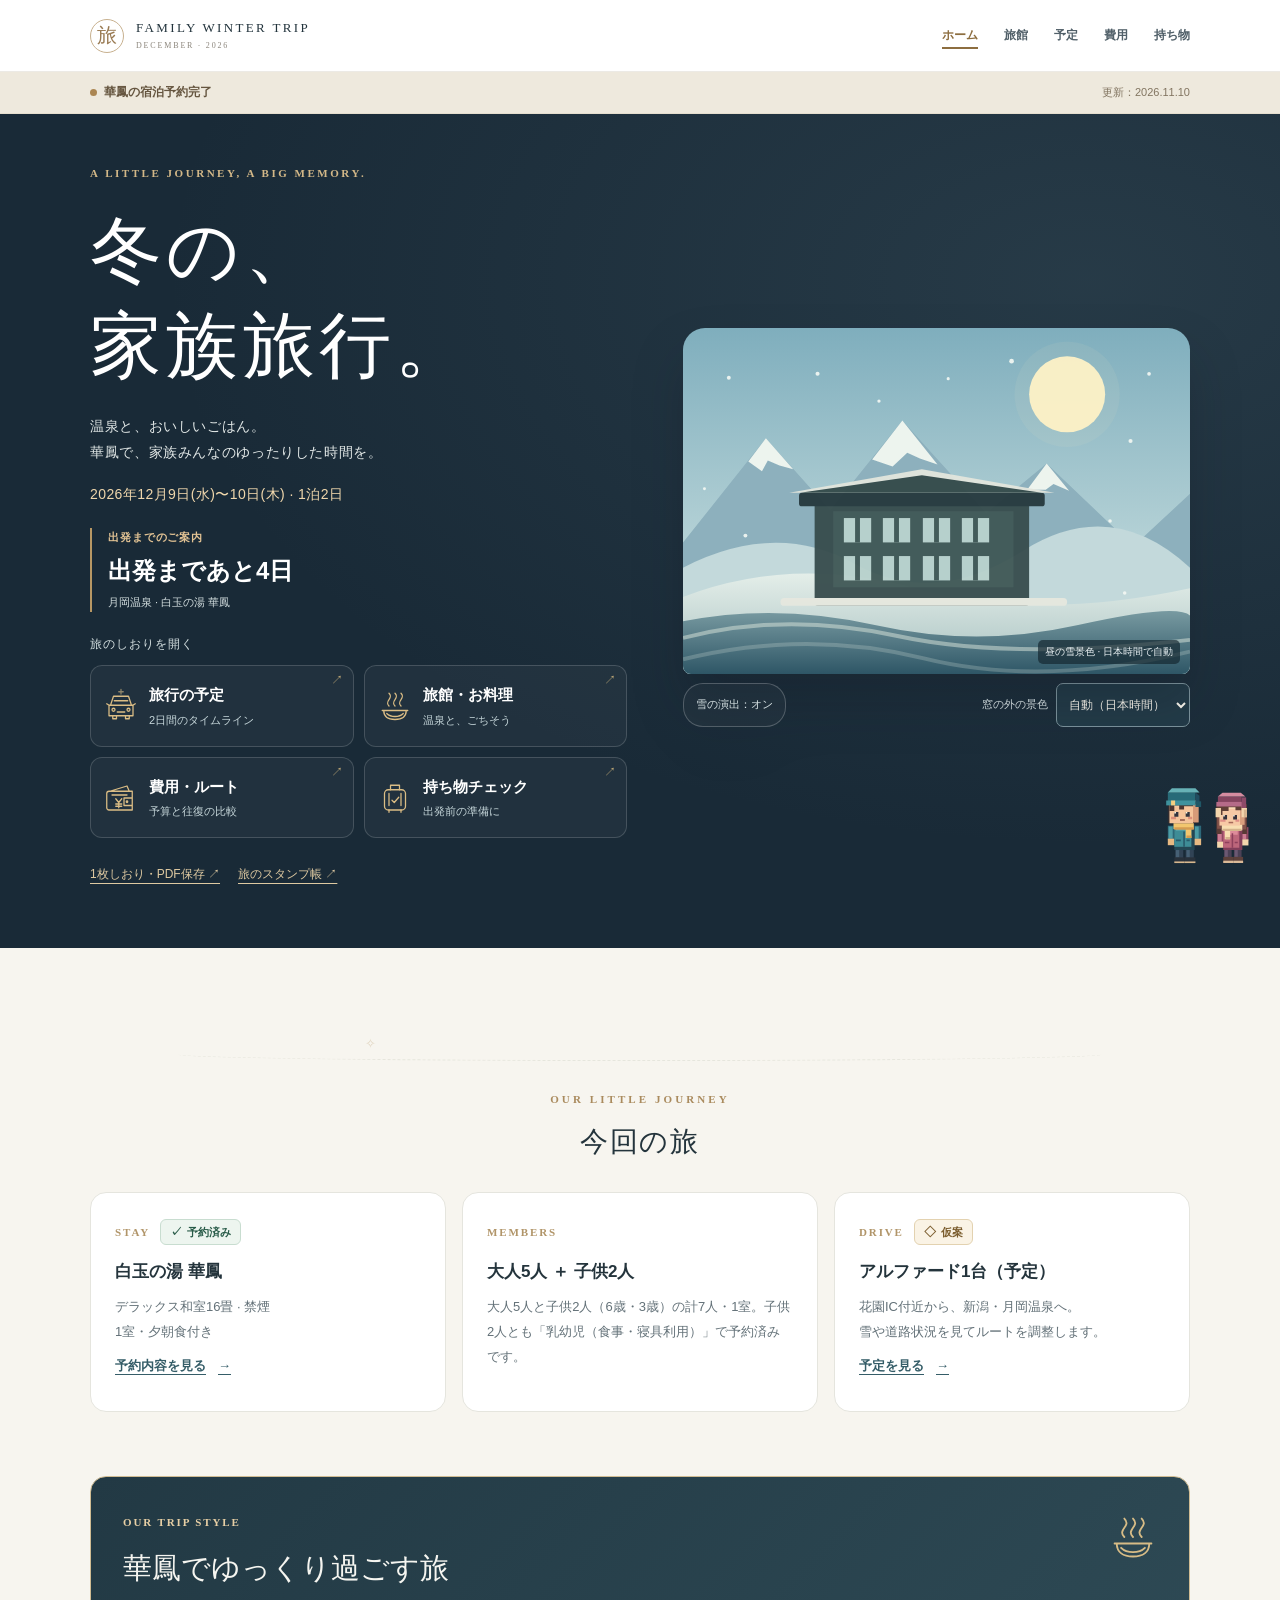
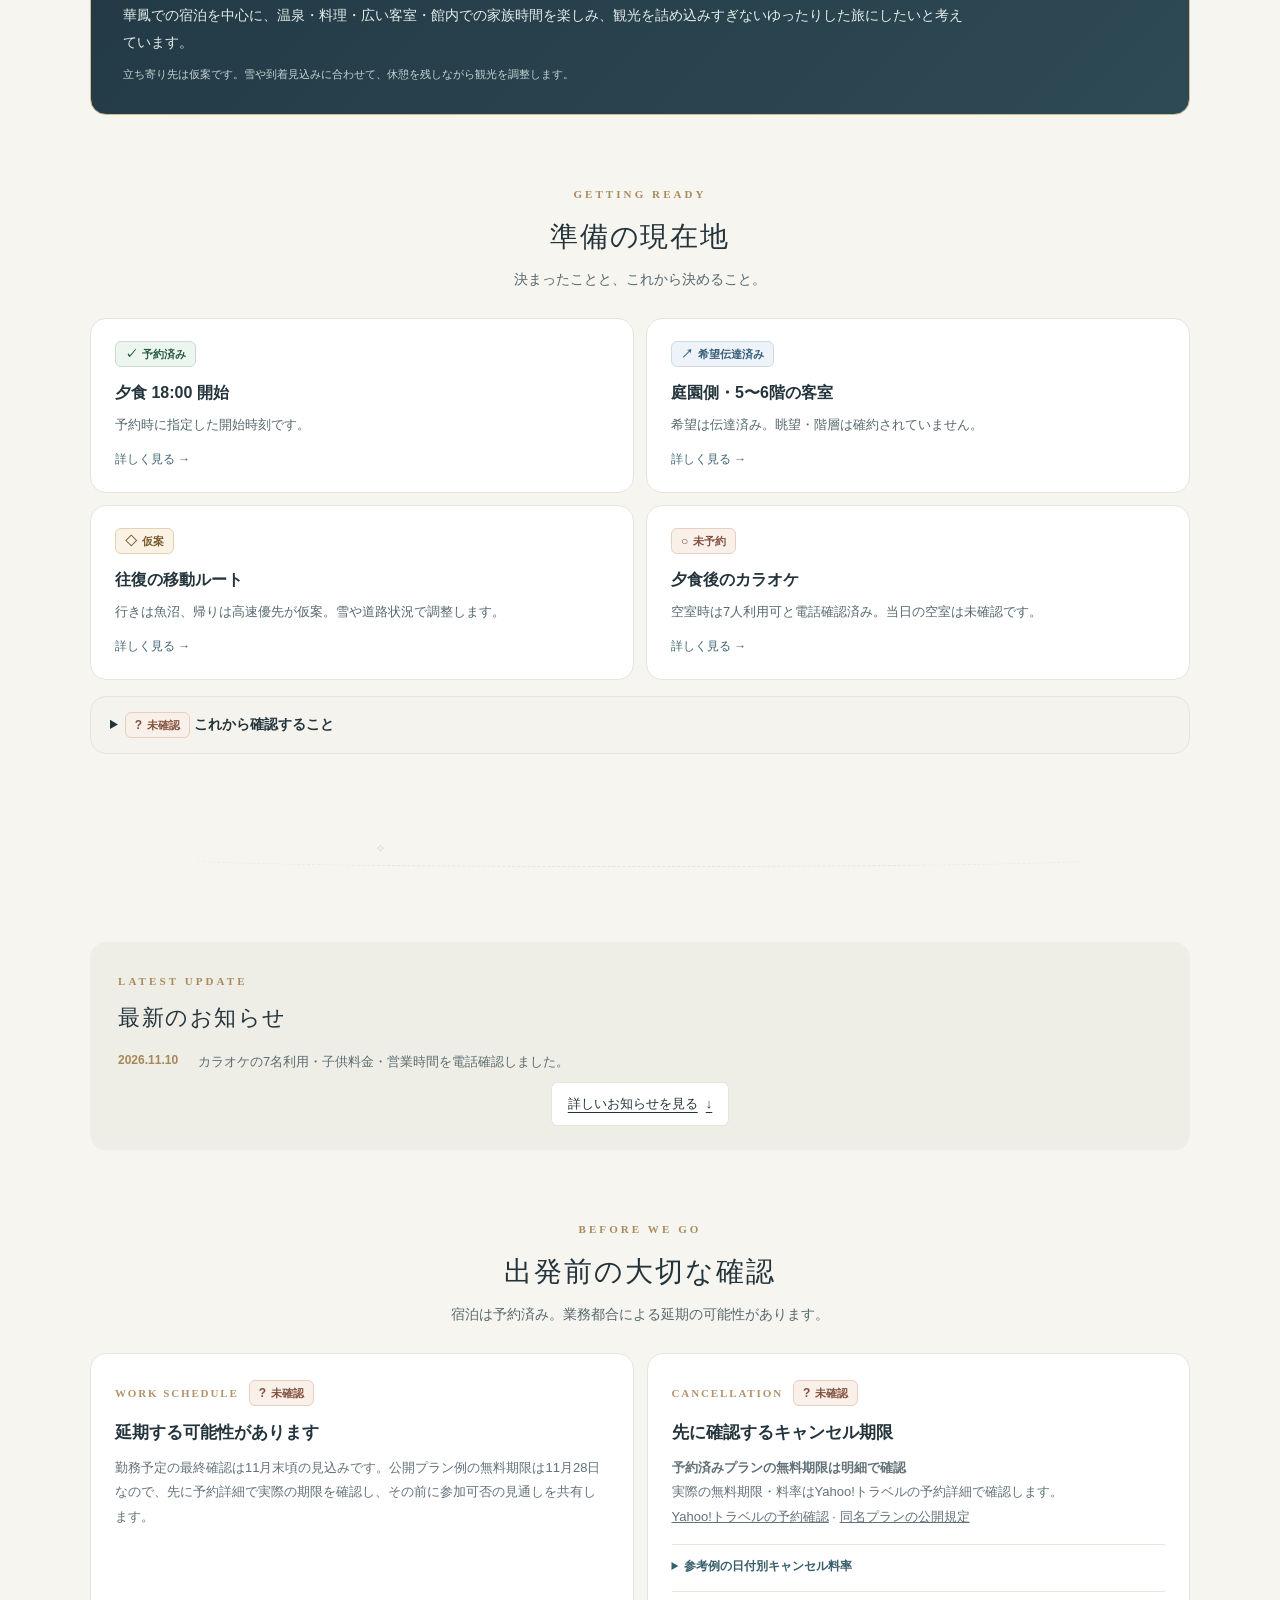
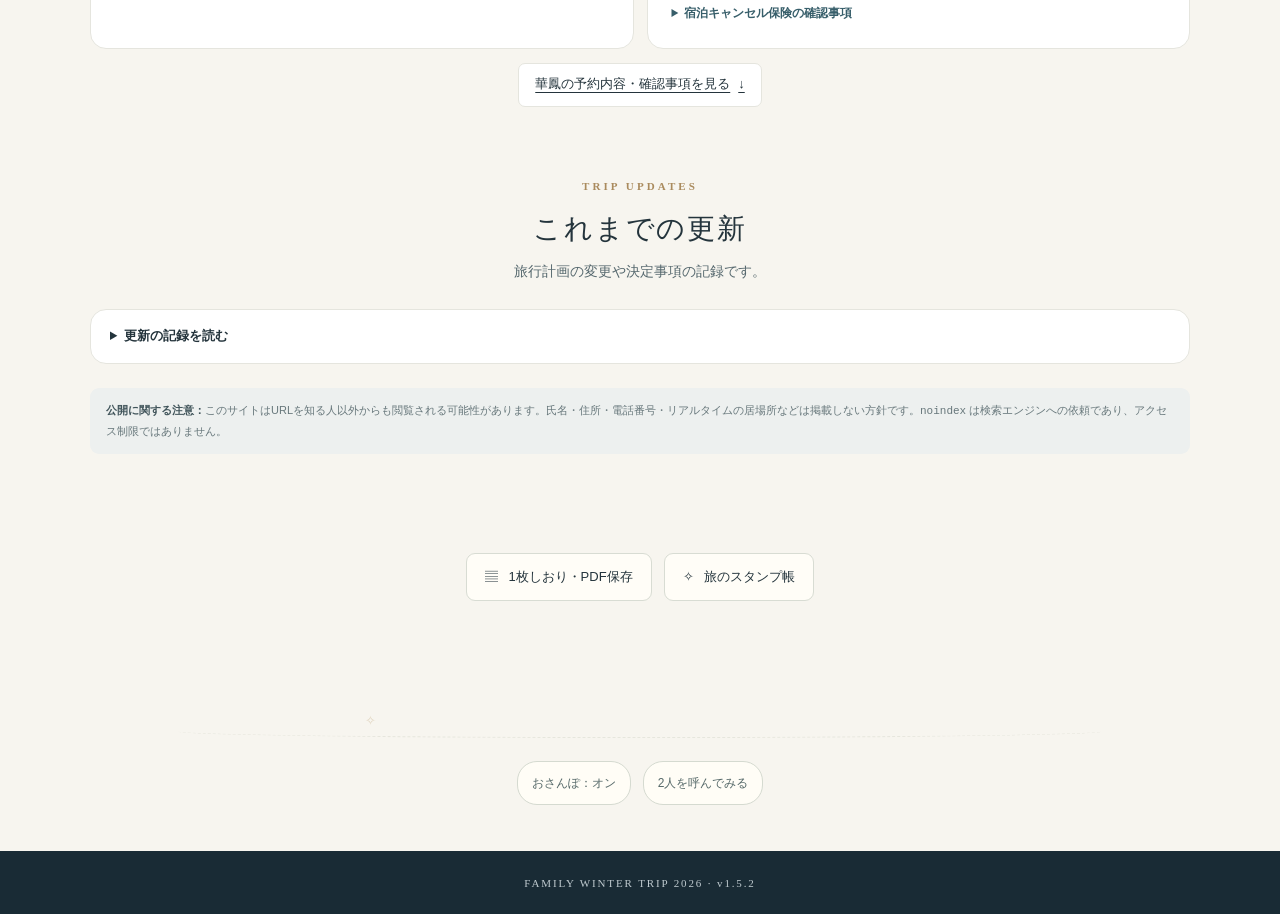
<file: index.html>
<!doctype html>
<html lang="ja">
<head>
  <meta charset="UTF-8">
  <meta name="viewport" content="width=device-width, initial-scale=1">
  <!-- 検索結果に載せないよう検索エンジンに依頼します。アクセス制限ではありません。 -->
  <meta name="robots" content="noindex, nofollow">
  <meta name="description" content="2026年12月9日〜10日の家族冬旅行。宿泊予約、最新のお知らせ、日程と各ページへの案内。">
  <meta name="theme-color" content="#192a37">
  <title>家族冬旅行 2026｜旅のしおり</title>
  <!-- CSSは見た目を担当 -->
  <link rel="stylesheet" href="styles.css?v=1.5.2">
  <link rel="stylesheet" href="mascot.css?v=1.5.2">
  <!-- データ→動作の順で読み込む（ブラウザは上から順に処理） -->
  <script defer src="trip-data.js?v=1.5.2"></script>
  <script defer src="travel-utils.js?v=1.5.2"></script>
  <script defer src="script.js?v=1.5.2"></script>
  <script defer src="travel-extras.js?v=1.5.2"></script>
  <script defer src="mascot-dialogues.js?v=1.5.2"></script>
  <script defer src="mascot-conversation.js?v=1.5.2"></script>
  <script defer src="mascot-scenes.js?v=1.5.2"></script>
  <script defer src="mascot-roam.js?v=1.5.2"></script>
  <script defer src="mascot.js?v=1.5.2"></script>
</head>
<body data-page="home">
  <a class="skip-link" href="#quick-access">本文へ移動</a>
  <header><div class="wrap header-inner"><a href="index.html#top" class="brand" aria-label="ホームへ戻る"><span class="brand-symbol">旅</span><span class="brand-title">FAMILY WINTER TRIP<small>DECEMBER · 2026</small></span></a><nav class="nav" aria-label="メインメニュー">
        <a href="index.html" aria-current="page">ホーム</a>
        <a href="hotel.html">旅館</a>
        <a href="schedule.html">予定</a>
        <a href="budget.html">費用</a>
        <a href="packing.html">持ち物</a>
</nav></div></header>
    <div class="update-strip"><div class="wrap update-inner"><span class="mini-status" id="trip-status">華鳳の宿泊予約完了</span><span class="update-date" id="last-update">更新：2026.11.10</span></div></div>
    <div class="hero" id="top">
    <div class="wrap hero-inner">
      <div class="hero-copy">
        <span class="eyebrow">A LITTLE JOURNEY, A BIG MEMORY.</span>
        <h1>冬の、<br>家族旅行。</h1>
        <p class="hero-lead" id="hero-lead">温泉と、おいしいごはん。<br>華鳳で、家族みんなのゆったりした時間を。</p>
        <p class="hero-date" id="hero-pill">2026年12月9日(水)〜10日(木) · 1泊2日</p>
        <div class="trip-countdown">
          <span class="countdown-label">出発までのご案内</span>
          <p id="trip-countdown" role="status" aria-atomic="true">出発までの日数を計算しています。</p>
          <small>月岡温泉 · 白玉の湯 華鳳</small>
        </div>

        <section class="hero-shortcuts" id="quick-access" aria-labelledby="quick-access-heading">
          <h2 id="quick-access-heading">旅のしおりを開く</h2>
          <div class="quick-grid">
            <a class="quick-card" href="schedule.html"><svg class="travel-icon" aria-hidden="true"><use href="assets/travel-icons.svg#car"/></svg><span class="quick-copy"><strong>旅行の予定</strong><small>2日間のタイムライン</small></span><span class="quick-arrow" aria-hidden="true">↗</span></a>
            <a class="quick-card" href="hotel.html"><svg class="travel-icon" aria-hidden="true"><use href="assets/travel-icons.svg#onsen"/></svg><span class="quick-copy"><strong>旅館・お料理</strong><small>温泉と、ごちそう</small></span><span class="quick-arrow" aria-hidden="true">↗</span></a>
            <a class="quick-card" href="budget.html"><svg class="travel-icon" aria-hidden="true"><use href="assets/travel-icons.svg#wallet"/></svg><span class="quick-copy"><strong>費用・ルート</strong><small>予算と往復の比較</small></span><span class="quick-arrow" aria-hidden="true">↗</span></a>
            <a class="quick-card" href="packing.html"><svg class="travel-icon" aria-hidden="true"><use href="assets/travel-icons.svg#bag"/></svg><span class="quick-copy"><strong>持ち物チェック</strong><small>出発前の準備に</small></span><span class="quick-arrow" aria-hidden="true">↗</span></a>
          </div>
        </section>
        <div class="hero-tools"><a href="guide.html">1枚しおり・PDF保存 ↗</a><a href="stamps.html">旅のスタンプ帳 ↗</a></div>
      </div>
      <div class="scenery-window">
      <figure class="art" style="margin-block:0;">
        <img id="winter-scenery" src="winter-illustration.svg" alt="雪山と架空の旅館をモチーフにした冬のイラスト" width="520" height="355" style="width:100%;height:auto;display:block">
        <figcaption class="art-note" id="scenery-caption">冬のイメージイラスト</figcaption>
        <div class="winter-snow" aria-hidden="true"><i></i><i></i><i></i><i></i><i></i><i></i><i></i><i></i></div>
        <button type="button" class="snow-toggle" id="snow-toggle" aria-pressed="false" hidden>雪の演出：オフ</button>
      </figure>
      <div class="scenery-control"><label for="scenery-mode">窓の外の景色</label><select id="scenery-mode"><option value="auto">自動（日本時間）</option><option value="morning">朝</option><option value="day">昼</option><option value="evening">夕</option><option value="night">夜</option></select></div>
      </div>
    </div>
  </div>
  <main class="wrap">
<section class="section trip-overview" id="about" aria-labelledby="about-heading">
      <div class="section-head"><span class="en">OUR LITTLE JOURNEY</span><h2 id="about-heading">今回の旅</h2></div>
      <div class="trip-facts">
        <article class="info-card"><span class="cap">STAY</span><span data-status="booked"></span><h3 id="overview-stay">白玉の湯 華鳳</h3><p>デラックス和室16畳 · 禁煙<br>1室・夕朝食付き</p><a class="text-link" href="hotel.html#booking-info">予約内容を見る <span aria-hidden="true">→</span></a></article>
        <article class="info-card"><span class="cap">MEMBERS</span><h3 id="overview-members">大人5人 ＋ 子供2人</h3><p id="overview-members-detail">子供2人とも食事・寝具利用で予約済みです。</p></article>
        <article class="info-card"><span class="cap">DRIVE</span><span data-status="tentative"></span><h3 id="overview-transport">アルファード1台（予定）</h3><p>花園IC付近から、新潟・月岡温泉へ。<br>雪や道路状況を見てルートを調整します。</p><a class="text-link" href="schedule.html">予定を見る <span aria-hidden="true">→</span></a></article>
      </div>
    </section>

<section class="section section-compact" id="trip-style" aria-labelledby="trip-style-heading">
      <div class="trip-concept">
        <span class="cap">OUR TRIP STYLE</span>
        <svg class="concept-icon travel-icon" aria-hidden="true"><use href="assets/travel-icons.svg#onsen"/></svg>
        <h2 id="trip-style-heading">華鳳でゆっくり過ごす旅</h2>
        <p id="concept-description">宿での温泉や食事を中心に、ゆったり過ごす旅行を目指します。</p>
        <small id="concept-note">観光や立ち寄り先は未決定です。</small>
      </div>
    </section>



<section class="section" id="planning-status" aria-labelledby="planning-heading">
      <div class="section-head"><span class="en">GETTING READY</span><h2 id="planning-heading">準備の現在地</h2><p>決まったことと、これから決めること。</p></div>
      <div class="planning-grid" id="planning-list"></div>
      <details class="booking-details pending-summary">
        <summary><span data-status="pending"></span> これから確認すること</summary>
        <ul class="booking-text-list" id="home-pending"></ul>
        <p class="field-note">カラオケを利用する場合は、空室と予約も確認します。</p>
        <a class="text-link" href="hotel.html#booking-info">予約の詳細・確認事項へ <span aria-hidden="true">→</span></a>
      </details>
    </section>

<section class="section latest-compact" id="latest-updates" aria-labelledby="latest-updates-heading">
      <div class="section-head"><span class="en">LATEST UPDATE</span><h2 id="latest-updates-heading">最新のお知らせ</h2></div>
      <div id="latest-update"><p class="note">現在、お知らせはありません。</p></div>
      <a class="updates-link" href="#updates">詳しいお知らせを見る <span aria-hidden="true">↓</span></a>
    </section>

<section class="section" id="dates">
      <div class="section-head"><span class="en">BEFORE WE GO</span><h2>出発前の大切な確認</h2><p>宿泊は予約済み。業務都合による延期の可能性があります。</p></div>
      <div class="booking-extra" aria-label="日程に関する大切なお知らせ">
        <article class="info-card">
          <span class="cap">WORK SCHEDULE</span><span data-status="pending"></span><h3>延期する可能性があります</h3>
          <p id="work-schedule-note">勤務予定を11月末頃に最終確認します。急な会議が入った場合は仕事を優先し、旅行を延期する可能性があります。</p>
        </article>
        <article class="info-card">
          <span class="cap">CANCELLATION</span><span data-status="pending"></span><h3>先に確認するキャンセル期限</h3>
          <p><strong id="cancel-free-until">予約済みプランの無料期限は明細で確認</strong></p>
          <p class="field-note">実際の無料期限・料率はYahoo!トラベルの予約詳細で確認します。</p>
          <p class="field-note"><a href="https://travel.yahoo.co.jp/booking/" target="_blank" rel="noopener noreferrer">Yahoo!トラベルの予約確認</a> · <a href="https://www.ikyu.com/00000751/11565492/10030279/" target="_blank" rel="noopener noreferrer">同名プランの公開規定</a></p>
          <details class="inline-details">
            <summary>参考例の日付別キャンセル料率</summary>
            <p id="cancel-fee-from"></p><p class="field-note" id="cancel-caution"></p>
            <div class="fee-list" id="cancel-period-list"></div>
          </details>
          <details class="inline-details">
            <summary>宿泊キャンセル保険の確認事項</summary>
            <p id="insurance-note"></p>
            <p class="field-note"><a href="https://faq.mysurance.co.jp/--699ead66c23a8eed25ed712e" target="_blank" rel="noopener noreferrer">引受会社の仕事都合に関するFAQ</a></p>
          </details>
        </article>
      </div>
      <a class="updates-link" href="hotel.html#booking-info">華鳳の予約内容・確認事項を見る <span aria-hidden="true">↓</span></a>
    </section>

<section class="section" id="updates">
      <div class="section-head"><span class="en">TRIP UPDATES</span><h2>これまでの更新</h2><p>旅行計画の変更や決定事項の記録です。</p></div>
      <details class="booking-details" data-expand-on-hash><summary>更新の記録を読む</summary><div class="updates-list" id="updates-list"></div></details>
      <p class="privacy"><strong>公開に関する注意：</strong>このサイトはURLを知る人以外からも閲覧される可能性があります。氏名・住所・電話番号・リアルタイムの居場所などは掲載しない方針です。<code>noindex</code> は検索エンジンへの依頼であり、アクセス制限ではありません。</p>
    </section>
  </main>
  <nav class="bottom-nav" aria-label="スマートフォン用メニュー">
    <a href="index.html" aria-current="page"><svg viewBox="0 0 24 24" width="23" height="23" fill="none" stroke="currentColor" stroke-width="1.8" stroke-linecap="round" stroke-linejoin="round" aria-hidden="true"><path d="m3 10 9-7 9 7v10a1 1 0 0 1-1 1h-5v-7H9v7H4a1 1 0 0 1-1-1z"/></svg><span>ホーム</span></a>
    <a href="hotel.html"><svg viewBox="0 0 24 24" width="23" height="23" fill="none" stroke="currentColor" stroke-width="1.8" stroke-linecap="round" stroke-linejoin="round" aria-hidden="true"><path d="M4 21V5a2 2 0 0 1 2-2h12a2 2 0 0 1 2 2v16M2 21h20M8 7h2M14 7h2M8 11h2M14 11h2M9 21v-6h6v6"/></svg><span>旅館</span></a>
    <a href="schedule.html"><svg viewBox="0 0 24 24" width="23" height="23" fill="none" stroke="currentColor" stroke-width="1.8" stroke-linecap="round" stroke-linejoin="round" aria-hidden="true"><rect x="3" y="5" width="18" height="16" rx="2"/><path d="M16 3v4M8 3v4M3 10h18"/></svg><span>予定</span></a>
    <a href="budget.html"><svg viewBox="0 0 24 24" width="23" height="23" fill="none" stroke="currentColor" stroke-width="1.8" stroke-linecap="round" stroke-linejoin="round" aria-hidden="true"><rect x="2" y="5" width="20" height="16" rx="2"/><path d="M2 9h20M16 15h3"/></svg><span>費用</span></a>
    <a href="packing.html"><svg viewBox="0 0 24 24" width="23" height="23" fill="none" stroke="currentColor" stroke-width="1.8" stroke-linecap="round" stroke-linejoin="round" aria-hidden="true"><rect x="5" y="4" width="14" height="17" rx="2"/><path d="M9 4.5V3h6v1.5M8.5 10l1.5 1.5 2.5-3M8.5 16h7"/></svg><span>持ち物</span></a>
  </nav>
  <div class="wrap trip-tools"><a href="guide.html"><span aria-hidden="true">▤</span> 1枚しおり・PDF保存</a><a href="stamps.html"><span aria-hidden="true">✧</span> 旅のスタンプ帳</a></div>
  <footer>FAMILY WINTER TRIP 2026 · v1.5.2</footer>
</body>
</html>
</file>
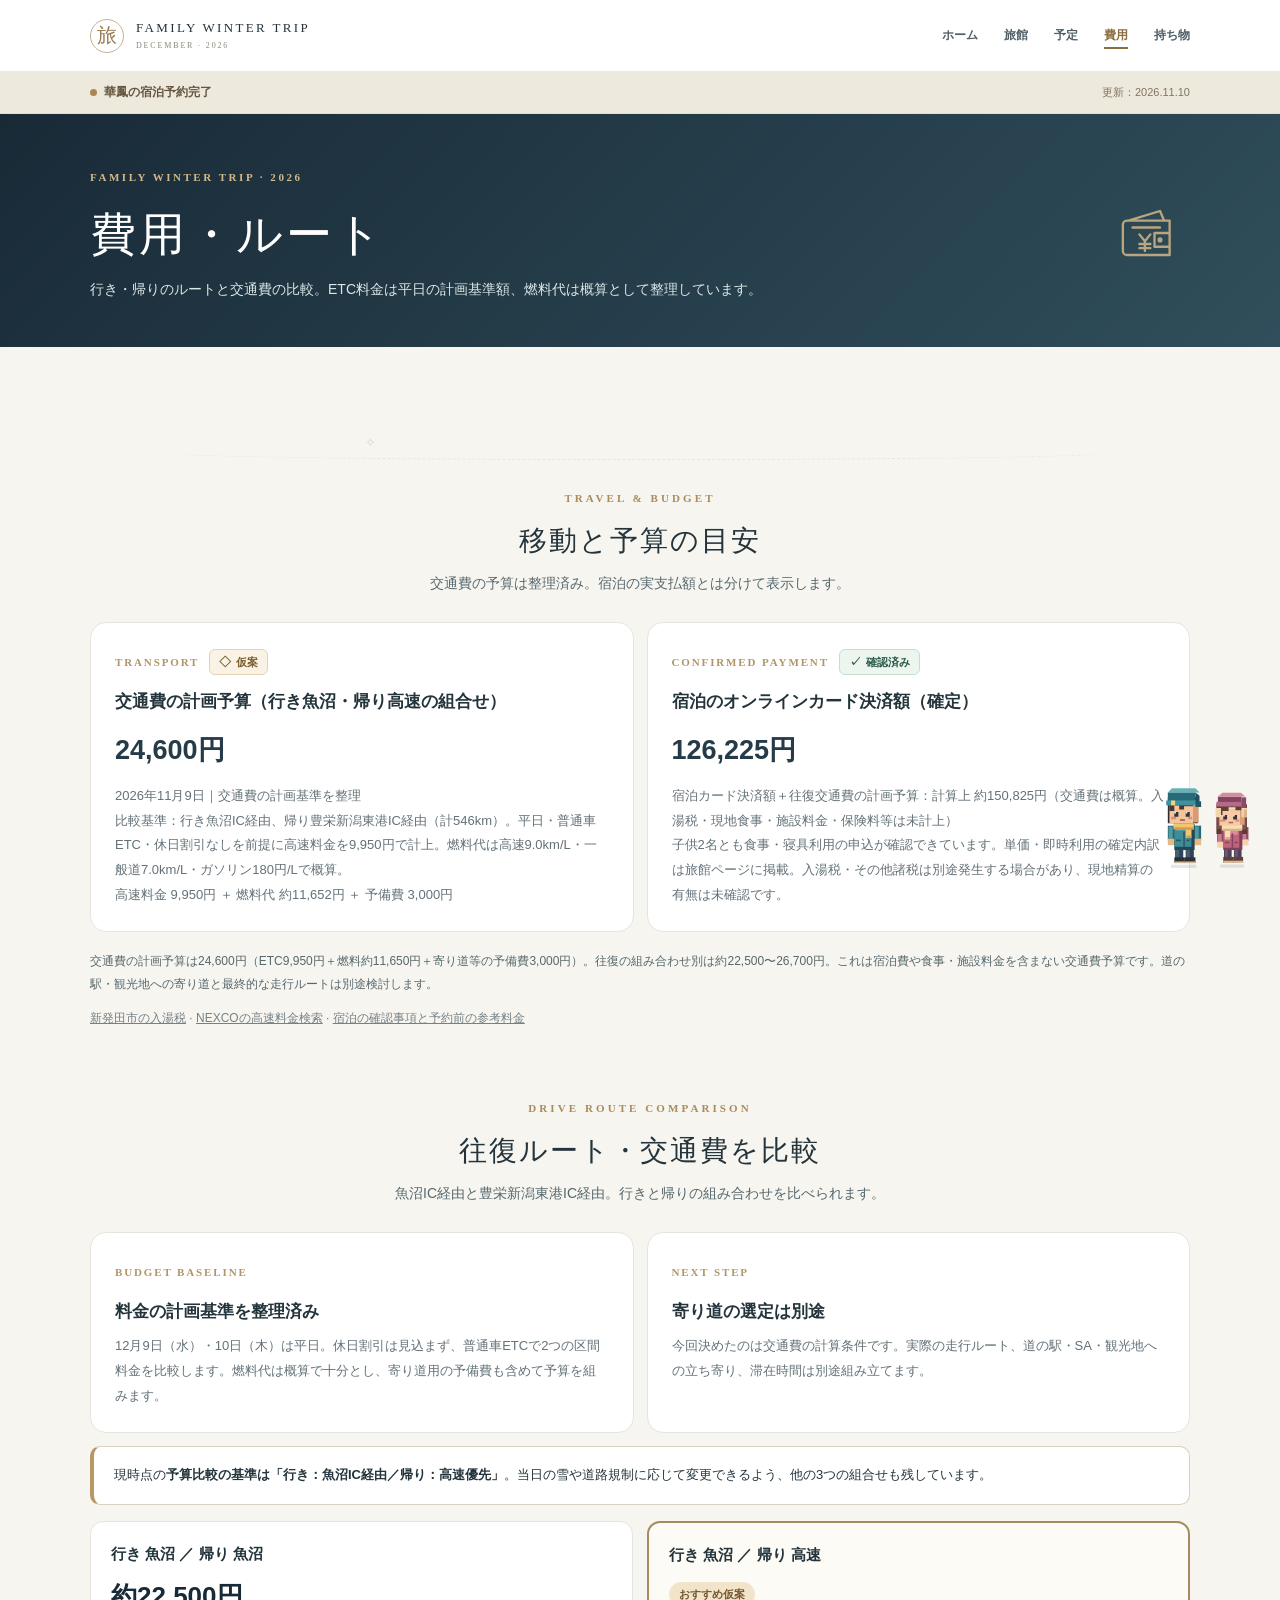
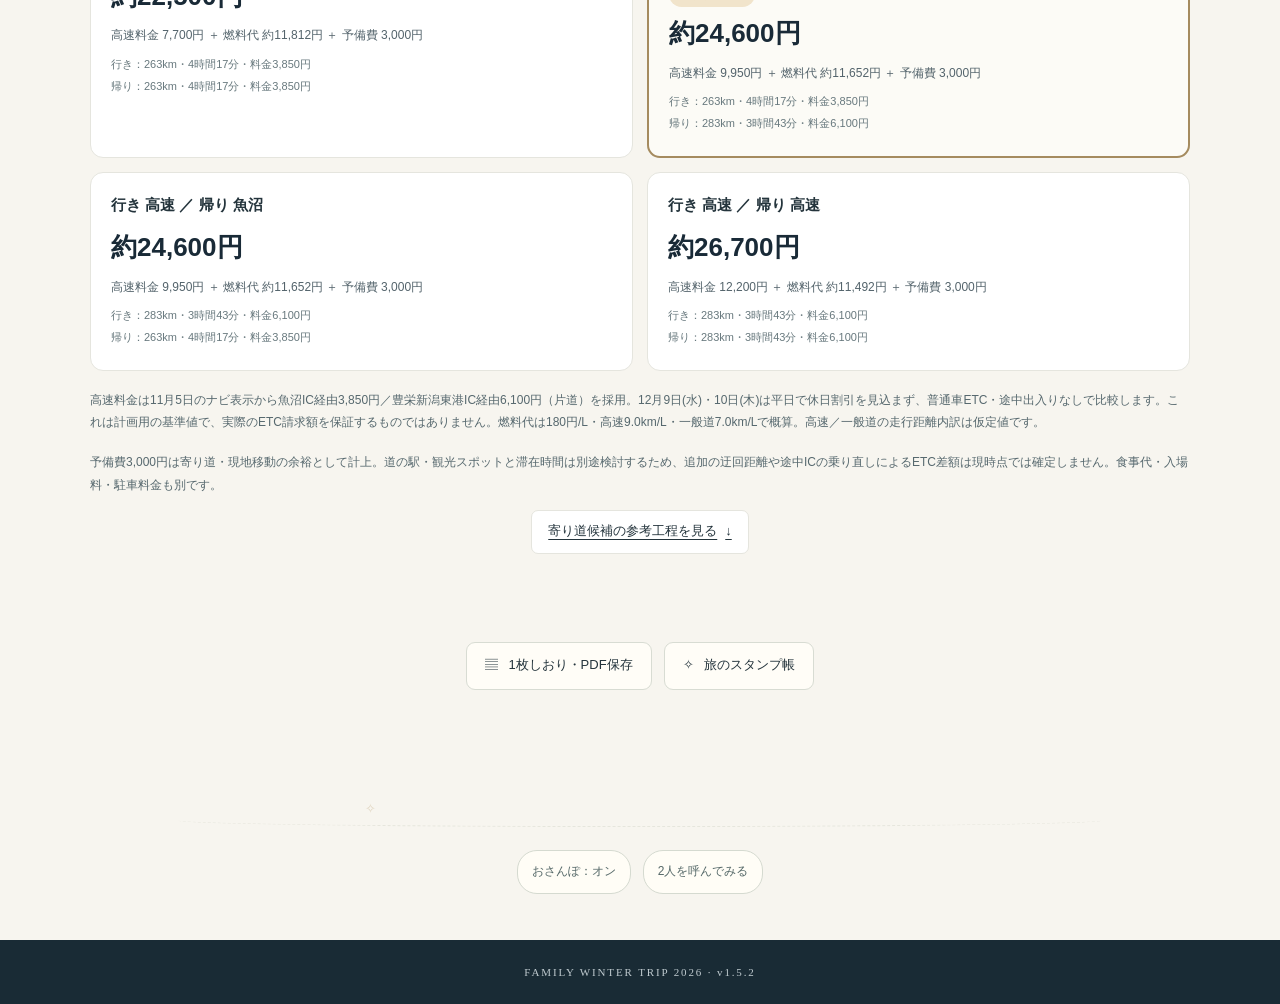
<file: budget.html>
<!doctype html>
<html lang="ja">
<head>
  <meta charset="UTF-8">
  <meta name="viewport" content="width=device-width, initial-scale=1">
  <!-- 検索結果に載せないよう検索エンジンに依頼します。アクセス制限ではありません。 -->
  <meta name="robots" content="noindex, nofollow">
  <meta name="description" content="行き・帰りのルートと交通費の比較。ETC料金は平日の計画基準額、燃料代は概算として整理しています。">
  <meta name="theme-color" content="#192a37">
  <title>費用・ルート｜家族冬旅行 2026</title>
  <!-- CSSは見た目を担当 -->
  <link rel="stylesheet" href="styles.css?v=1.5.2">
  <link rel="stylesheet" href="mascot.css?v=1.5.2">
  <!-- データ→動作の順で読み込む（ブラウザは上から順に処理） -->
  <script defer src="trip-data.js?v=1.5.2"></script>
  <script defer src="travel-utils.js?v=1.5.2"></script>
  <script defer src="script.js?v=1.5.2"></script>
  <script defer src="travel-extras.js?v=1.5.2"></script>
  <script defer src="mascot-dialogues.js?v=1.5.2"></script>
  <script defer src="mascot-conversation.js?v=1.5.2"></script>
  <script defer src="mascot-scenes.js?v=1.5.2"></script>
  <script defer src="mascot-roam.js?v=1.5.2"></script>
  <script defer src="mascot.js?v=1.5.2"></script>
</head>
<body data-page="budget">
  <a class="skip-link" href="#travel-budget">本文へ移動</a>
  <header><div class="wrap header-inner"><a href="index.html#top" class="brand" aria-label="ホームへ戻る"><span class="brand-symbol">旅</span><span class="brand-title">FAMILY WINTER TRIP<small>DECEMBER · 2026</small></span></a><nav class="nav" aria-label="メインメニュー">
        <a href="index.html">ホーム</a>
        <a href="hotel.html">旅館</a>
        <a href="schedule.html">予定</a>
        <a href="budget.html" aria-current="page">費用</a>
        <a href="packing.html">持ち物</a>
</nav></div></header>
    <div class="update-strip"><div class="wrap update-inner"><span class="mini-status" id="trip-status">華鳳の宿泊予約完了</span><span class="update-date" id="last-update">更新：2026.11.10</span></div></div>
  <div class="subpage-hero" id="top"><div class="wrap"><svg class="subpage-icon travel-icon" aria-hidden="true"><use href="assets/travel-icons.svg#wallet"/></svg><span class="eyebrow">FAMILY WINTER TRIP · 2026</span><h1>費用・ルート</h1><p>行き・帰りのルートと交通費の比較。ETC料金は平日の計画基準額、燃料代は概算として整理しています。</p></div></div>
  <main class="wrap subpage-main">
<section class="section" id="travel-budget" aria-labelledby="budget-heading">
      <div class="section-head"><span class="en">TRAVEL &amp; BUDGET</span><h2 id="budget-heading">移動と予算の目安</h2><p>交通費の予算は整理済み。宿泊の実支払額とは分けて表示します。</p></div>
      <div class="booking-extra">
        <article class="info-card">
          <span class="cap">TRANSPORT</span><span data-status="tentative"></span><h3>交通費の計画予算（行き魚沼・帰り高速の組合せ）</h3>
          <p class="budget-figure" id="budget-transport">算定中</p>
          <p class="field-note" id="budget-source-date"></p>
          <p id="budget-condition"></p>
          <p class="field-note" id="budget-breakdown"></p>
        </article>
        <article class="info-card">
          <span class="cap">CONFIRMED PAYMENT</span><span data-status="confirmed"></span><h3>宿泊のオンラインカード決済額（確定）</h3>
          <p class="budget-figure" id="budget-combined">確認中</p>
          <p class="field-note" id="budget-with-transport"></p>
          <p class="field-note">子供2名とも食事・寝具利用の申込が確認できています。単価・即時利用の確定内訳は旅館ページに掲載。入湯税・その他諸税は別途発生する場合があり、現地精算の有無は未確認です。</p>
        </article>
      </div>
      <p class="note" id="budget-note"></p>
      <p class="field-note"><a href="https://www.city.shibata.lg.jp/kurashi/zei/zeikin/sonota/1000778.html" target="_blank" rel="noopener noreferrer">新発田市の入湯税</a> · <a href="https://www.driveplaza.com/dp/SearchTop" target="_blank" rel="noopener noreferrer">NEXCOの高速料金検索</a> · <a href="hotel.html#booking-info">宿泊の確認事項と予約前の参考料金</a></p>
    </section>

<section class="section" id="route-compare" aria-labelledby="route-compare-heading">
      <div class="section-head">
        <span class="en">DRIVE ROUTE COMPARISON</span>
        <h2 id="route-compare-heading">往復ルート・交通費を比較</h2>
        <p>魚沼IC経由と豊栄新潟東港IC経由。行きと帰りの組み合わせを比べられます。</p>
      </div>
      <div class="booking-extra" aria-label="交通費案件で決めたことと今後の予定">
        <article class="info-card">
          <span class="cap">BUDGET BASELINE</span>
          <h3>料金の計画基準を整理済み</h3>
          <p>12月9日（水）・10日（木）は平日。休日割引は見込まず、普通車ETCで2つの区間料金を比較します。燃料代は概算で十分とし、寄り道用の予備費も含めて予算を組みます。</p>
        </article>
        <article class="info-card">
          <span class="cap">NEXT STEP</span>
          <h3>寄り道の選定は別途</h3>
          <p>今回決めたのは交通費の計算条件です。実際の走行ルート、道の駅・SA・観光地への立ち寄り、滞在時間は別途組み立てます。</p>
        </article>
      </div>
      <p class="route-lead">現時点の<strong>予算比較の基準は「行き：魚沼IC経由／帰り：高速優先」</strong>。当日の雪や道路規制に応じて変更できるよう、他の3つの組合せも残しています。</p>
      <div class="route-cost-grid" id="route-cost-comparisons">
        <p class="note">比較データを読み込んでいます。</p>
      </div>
      <p class="note" id="route-assumptions"></p>
      <p class="note" id="route-reserve-note"></p>
      <a class="updates-link" href="schedule.html#schedule">寄り道候補の参考工程を見る <span aria-hidden="true">↓</span></a>
    </section>
  </main>
  <nav class="bottom-nav" aria-label="スマートフォン用メニュー">
    <a href="index.html"><svg viewBox="0 0 24 24" width="23" height="23" fill="none" stroke="currentColor" stroke-width="1.8" stroke-linecap="round" stroke-linejoin="round" aria-hidden="true"><path d="m3 10 9-7 9 7v10a1 1 0 0 1-1 1h-5v-7H9v7H4a1 1 0 0 1-1-1z"/></svg><span>ホーム</span></a>
    <a href="hotel.html"><svg viewBox="0 0 24 24" width="23" height="23" fill="none" stroke="currentColor" stroke-width="1.8" stroke-linecap="round" stroke-linejoin="round" aria-hidden="true"><path d="M4 21V5a2 2 0 0 1 2-2h12a2 2 0 0 1 2 2v16M2 21h20M8 7h2M14 7h2M8 11h2M14 11h2M9 21v-6h6v6"/></svg><span>旅館</span></a>
    <a href="schedule.html"><svg viewBox="0 0 24 24" width="23" height="23" fill="none" stroke="currentColor" stroke-width="1.8" stroke-linecap="round" stroke-linejoin="round" aria-hidden="true"><rect x="3" y="5" width="18" height="16" rx="2"/><path d="M16 3v4M8 3v4M3 10h18"/></svg><span>予定</span></a>
    <a href="budget.html" aria-current="page"><svg viewBox="0 0 24 24" width="23" height="23" fill="none" stroke="currentColor" stroke-width="1.8" stroke-linecap="round" stroke-linejoin="round" aria-hidden="true"><rect x="2" y="5" width="20" height="16" rx="2"/><path d="M2 9h20M16 15h3"/></svg><span>費用</span></a>
    <a href="packing.html"><svg viewBox="0 0 24 24" width="23" height="23" fill="none" stroke="currentColor" stroke-width="1.8" stroke-linecap="round" stroke-linejoin="round" aria-hidden="true"><rect x="5" y="4" width="14" height="17" rx="2"/><path d="M9 4.5V3h6v1.5M8.5 10l1.5 1.5 2.5-3M8.5 16h7"/></svg><span>持ち物</span></a>
  </nav>
  <div class="wrap trip-tools"><a href="guide.html"><span aria-hidden="true">▤</span> 1枚しおり・PDF保存</a><a href="stamps.html"><span aria-hidden="true">✧</span> 旅のスタンプ帳</a></div>
  <footer>FAMILY WINTER TRIP 2026 · v1.5.2</footer>
</body>
</html>
</file>
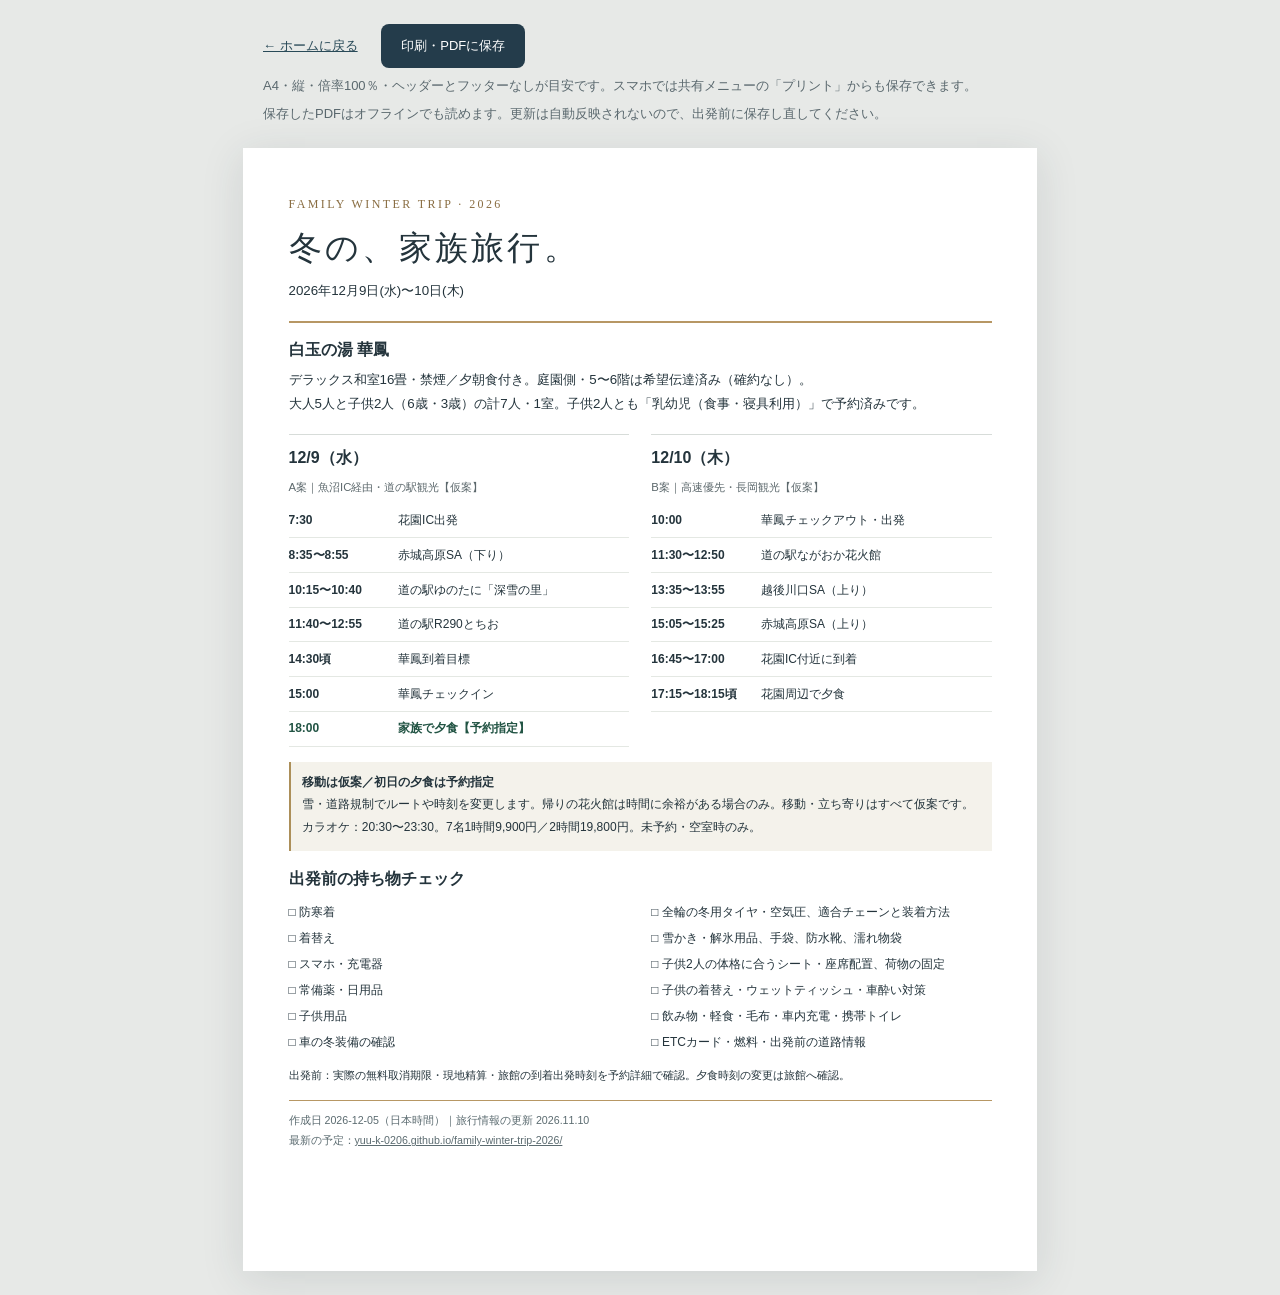
<file: guide.html>
<!doctype html>
<html lang="ja">
<head>
  <meta charset="UTF-8">
  <meta name="viewport" content="width=device-width, initial-scale=1">
  <meta name="robots" content="noindex, nofollow">
  <meta name="description" content="家族冬旅行の予定と持ち物をA4一枚に。印刷・PDF保存用のしおり。">
  <title>1枚しおり・PDF保存｜家族冬旅行 2026</title>
  <link rel="stylesheet" href="guide.css?v=1.5.2">
  <script defer src="trip-data.js?v=1.5.2"></script>
  <script defer src="travel-utils.js?v=1.5.2"></script>
  <script defer src="travel-extras.js?v=1.5.2"></script>
</head>
<body>
  <div class="guide-toolbar">
    <a href="index.html">← ホームに戻る</a>
    <button type="button" id="print-guide" disabled>印刷・PDFに保存</button>
    <p>A4・縦・倍率100％・ヘッダーとフッターなしが目安です。スマホでは共有メニューの「プリント」からも保存できます。</p>
    <p>保存したPDFはオフラインでも読めます。更新は自動反映されないので、出発前に保存し直してください。</p>
  </div>
  <p id="sheet-loading">旅行情報を読み込んでいます。表示されない場合は再読み込みしてください。</p>
  <noscript><p>しおりの作成にはJavaScriptを有効にしてください。</p></noscript>
  <main class="travel-sheet" id="travel-sheet" hidden>
    <header class="sheet-header"><span>FAMILY WINTER TRIP · 2026</span><h1>冬の、家族旅行。</h1><p id="sheet-date"></p></header>
    <section class="sheet-stay"><h2 id="sheet-stay"></h2><p id="sheet-room"></p><p id="sheet-members"></p></section>
    <div class="sheet-days" id="sheet-days"></div>
    <aside class="sheet-note"><strong>移動は仮案／初日の夕食は予約指定</strong><p id="sheet-winter"></p><p id="sheet-karaoke"></p></aside>
    <section class="sheet-bag"><h2>出発前の持ち物チェック</h2><ul id="sheet-packing"></ul></section>
    <p class="sheet-pending" id="sheet-pending"></p>
    <footer class="sheet-footer"><p id="sheet-generated"></p><p>最新の予定：<a href="https://yuu-k-0206.github.io/family-winter-trip-2026/">yuu-k-0206.github.io/family-winter-trip-2026/</a></p></footer>
  </main>
</body>
</html>
</file>
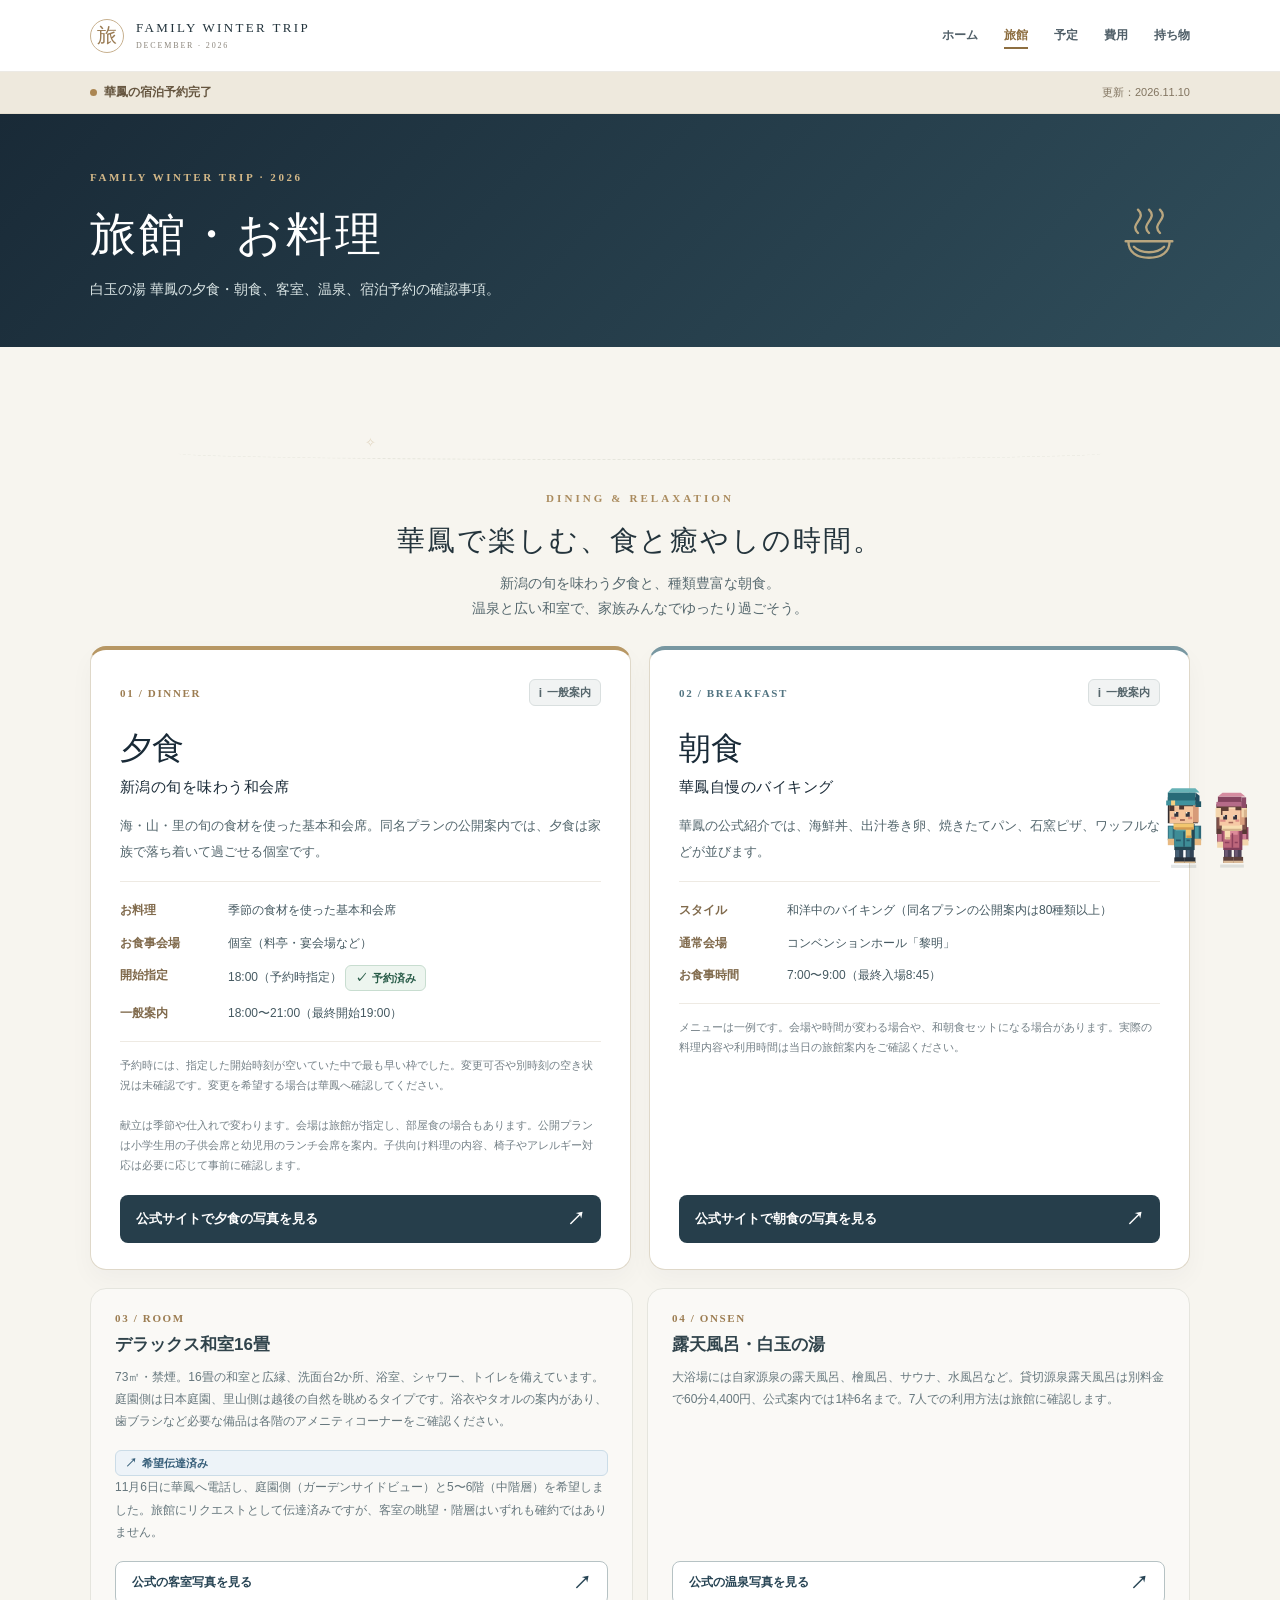
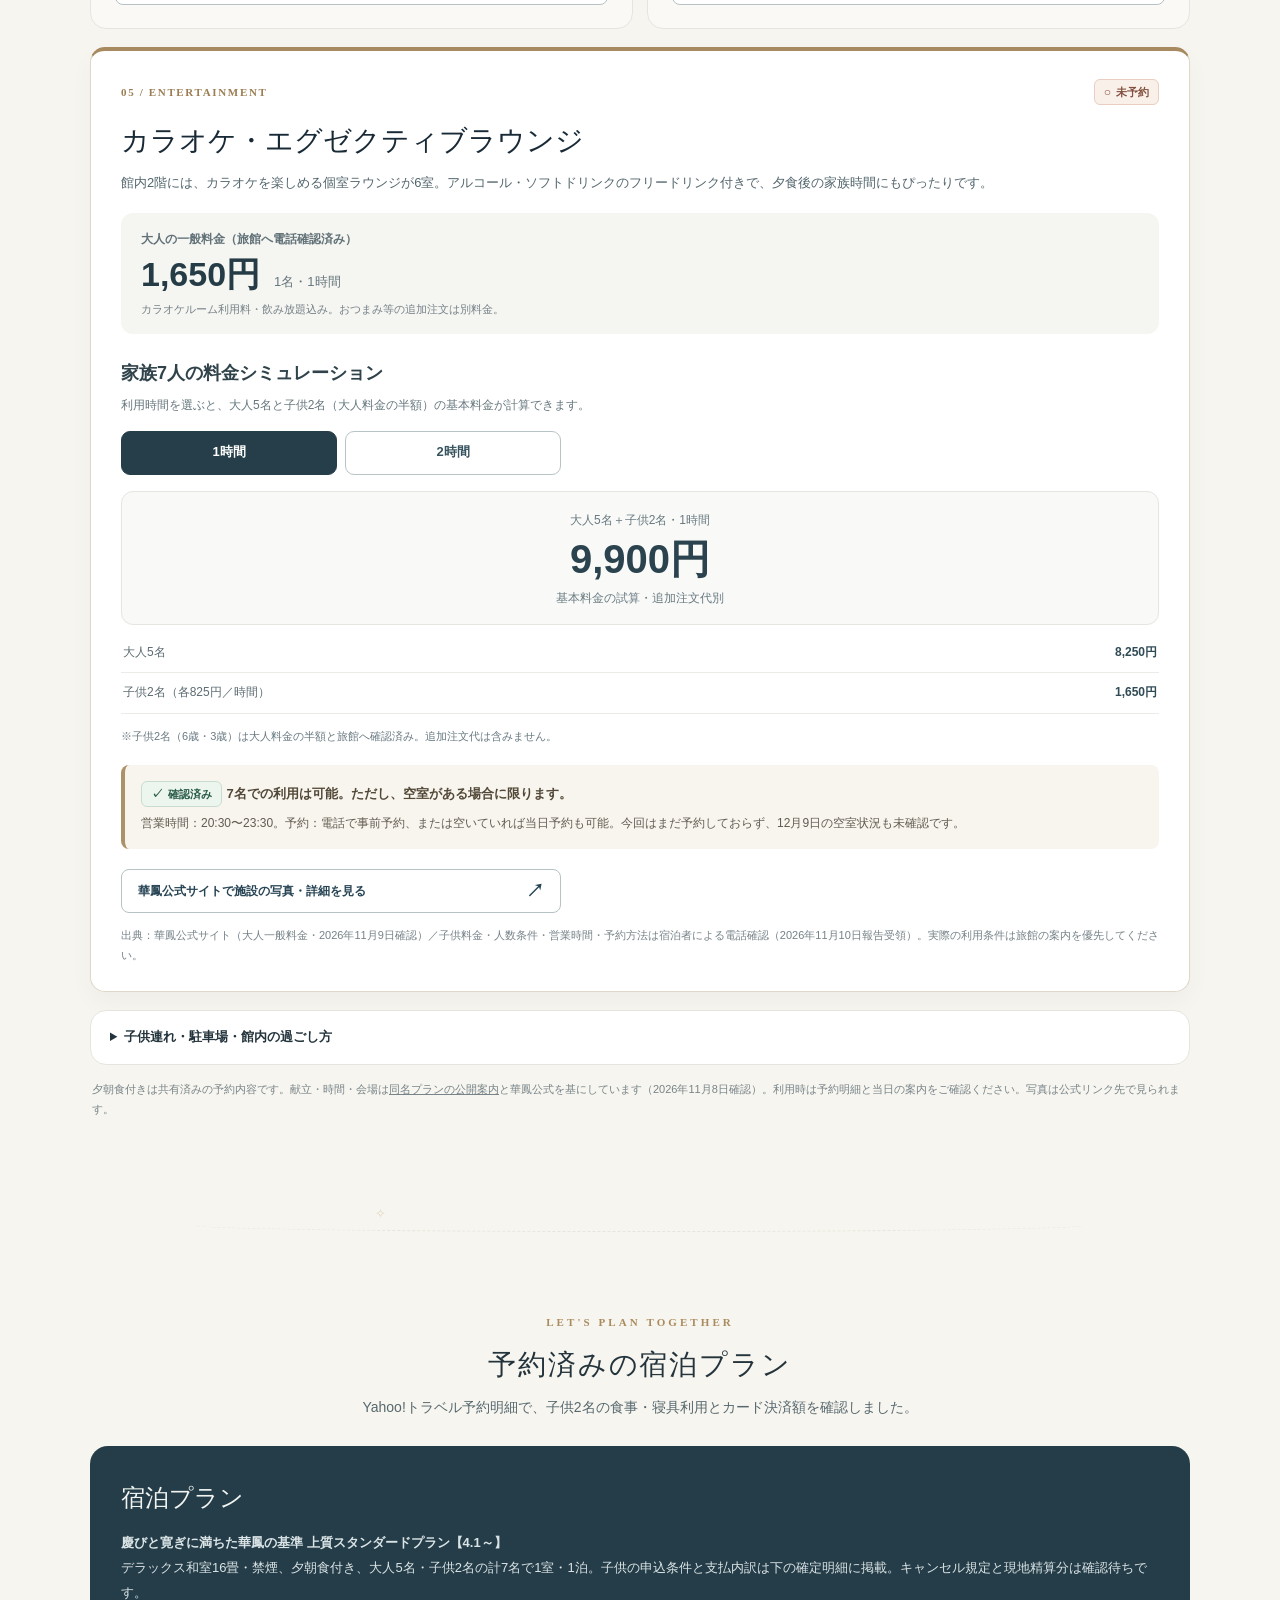
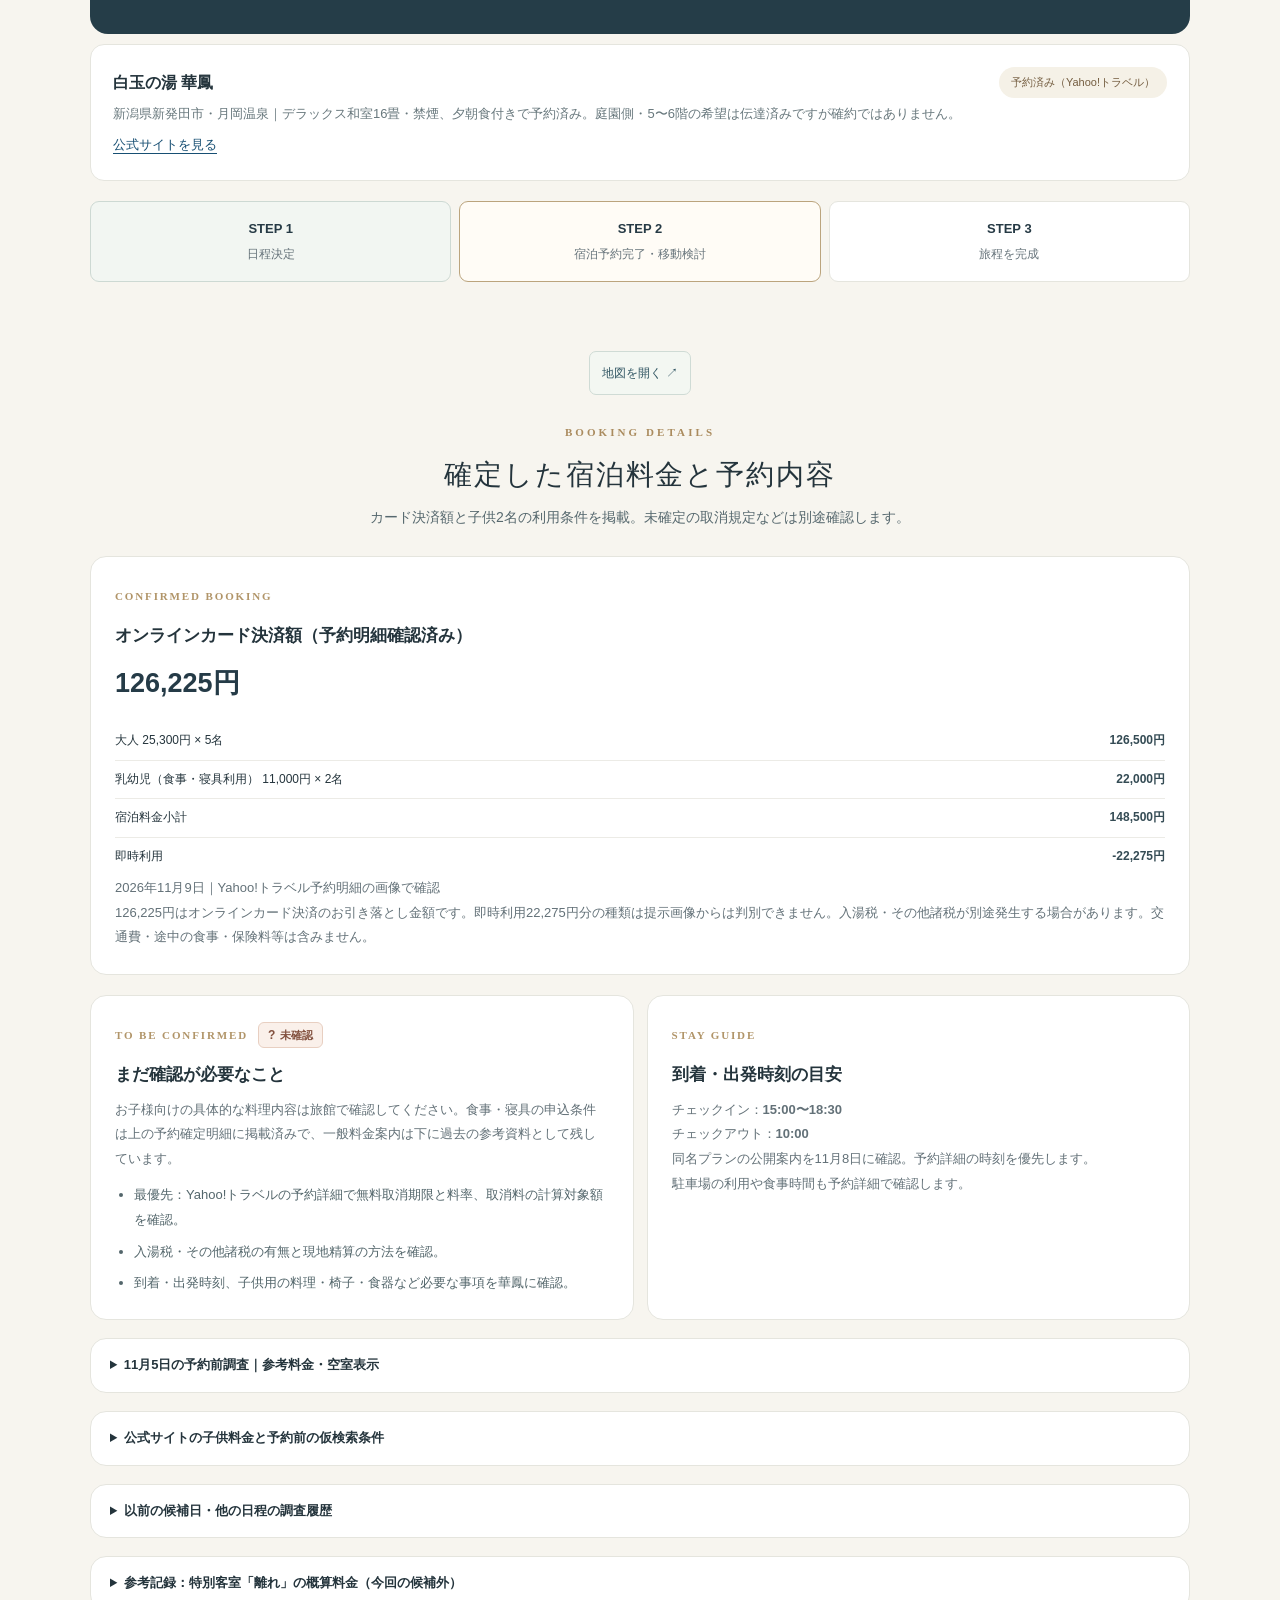
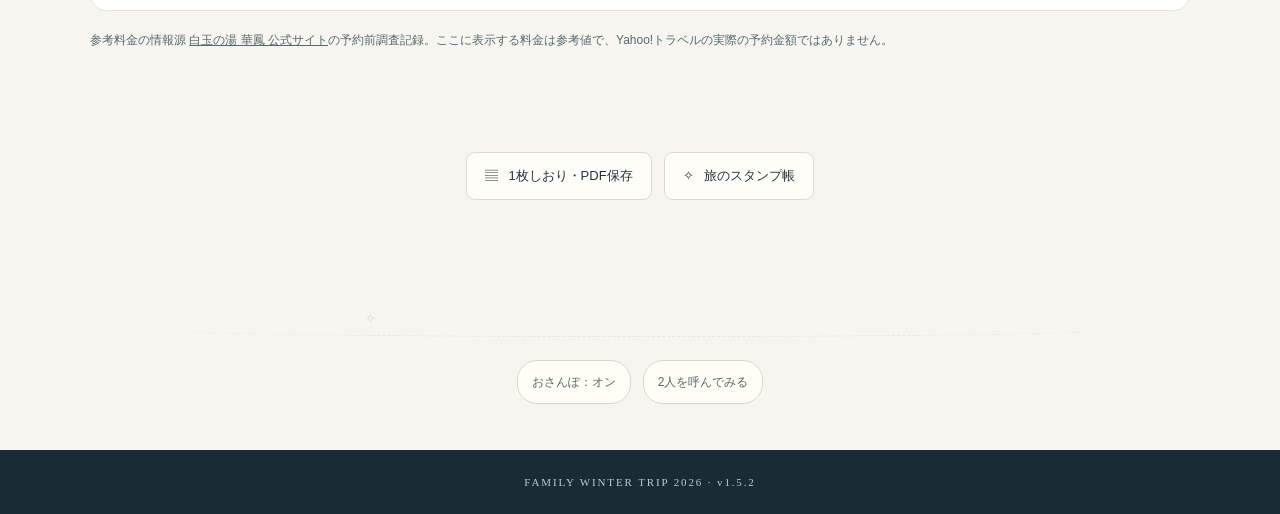
<file: hotel.html>
<!doctype html>
<html lang="ja">
<head>
  <meta charset="UTF-8">
  <meta name="viewport" content="width=device-width, initial-scale=1">
  <!-- 検索結果に載せないよう検索エンジンに依頼します。アクセス制限ではありません。 -->
  <meta name="robots" content="noindex, nofollow">
  <meta name="description" content="白玉の湯 華鳳の夕食・朝食、客室、温泉、宿泊予約の確認事項。">
  <meta name="theme-color" content="#192a37">
  <title>旅館・お料理｜家族冬旅行 2026</title>
  <!-- CSSは見た目を担当 -->
  <link rel="stylesheet" href="styles.css?v=1.5.2">
  <link rel="stylesheet" href="mascot.css?v=1.5.2">
  <!-- データ→動作の順で読み込む（ブラウザは上から順に処理） -->
  <script defer src="trip-data.js?v=1.5.2"></script>
  <script defer src="travel-utils.js?v=1.5.2"></script>
  <script defer src="script.js?v=1.5.2"></script>
  <script defer src="travel-extras.js?v=1.5.2"></script>
  <script defer src="mascot-dialogues.js?v=1.5.2"></script>
  <script defer src="mascot-conversation.js?v=1.5.2"></script>
  <script defer src="mascot-scenes.js?v=1.5.2"></script>
  <script defer src="mascot-roam.js?v=1.5.2"></script>
  <script defer src="mascot.js?v=1.5.2"></script>
</head>
<body data-page="hotel">
  <a class="skip-link" href="#kahou-experience">本文へ移動</a>
  <header><div class="wrap header-inner"><a href="index.html#top" class="brand" aria-label="ホームへ戻る"><span class="brand-symbol">旅</span><span class="brand-title">FAMILY WINTER TRIP<small>DECEMBER · 2026</small></span></a><nav class="nav" aria-label="メインメニュー">
        <a href="index.html">ホーム</a>
        <a href="hotel.html" aria-current="page">旅館</a>
        <a href="schedule.html">予定</a>
        <a href="budget.html">費用</a>
        <a href="packing.html">持ち物</a>
</nav></div></header>
    <div class="update-strip"><div class="wrap update-inner"><span class="mini-status" id="trip-status">華鳳の宿泊予約完了</span><span class="update-date" id="last-update">更新：2026.11.10</span></div></div>
  <div class="subpage-hero" id="top"><div class="wrap"><svg class="subpage-icon travel-icon" aria-hidden="true"><use href="assets/travel-icons.svg#onsen"/></svg><span class="eyebrow">FAMILY WINTER TRIP · 2026</span><h1>旅館・お料理</h1><p>白玉の湯 華鳳の夕食・朝食、客室、温泉、宿泊予約の確認事項。</p></div></div>
  <main class="wrap subpage-main">
<section class="section kahou-experience" id="kahou-experience" aria-labelledby="kahou-experience-heading">
      <div class="section-head">
        <span class="en">DINING &amp; RELAXATION</span>
        <h2 id="kahou-experience-heading">華鳳で楽しむ、食と癒やしの時間。</h2>
        <p>新潟の旬を味わう夕食と、種類豊富な朝食。<br>温泉と広い和室で、家族みんなでゆったり過ごそう。</p>
      </div>

      <div class="kahou-meals" aria-label="夕食と朝食のご案内">
        <article class="kahou-meal kahou-meal--dinner" id="dinner">
          <div class="kahou-card-top"><span class="kahou-card-kicker">01 / DINNER</span><span data-status="reference"></span></div>
          <h3>夕食<span>新潟の旬を味わう和会席</span></h3>
          <p>海・山・里の旬の食材を使った基本和会席。同名プランの公開案内では、夕食は家族で落ち着いて過ごせる個室です。</p>
          <dl class="kahou-facts">
            <div><dt>お料理</dt><dd>季節の食材を使った基本和会席</dd></div>
            <div><dt>お食事会場</dt><dd>個室（料亭・宴会場など）</dd></div>
            <div><dt>開始指定</dt><dd><span id="booking-dinner-start">確認中</span> <span data-status="booked"></span></dd></div>
            <div><dt>一般案内</dt><dd>18:00〜21:00（最終開始19:00）</dd></div>
          </dl>
          <p class="kahou-small-note" id="booking-dinner-note"></p>
          <p class="kahou-small-note">献立は季節や仕入れで変わります。会場は旅館が指定し、部屋食の場合もあります。公開プランは小学生用の子供会席と幼児用のランチ会席を案内。子供向け料理の内容、椅子やアレルギー対応は必要に応じて事前に確認します。</p>
          <a class="kahou-gallery-link" href="https://www.kahou.com/cuisine/" target="_blank" rel="noopener noreferrer">公式サイトで夕食の写真を見る <span aria-hidden="true">↗</span></a>
        </article>

        <article class="kahou-meal kahou-meal--breakfast">
          <div class="kahou-card-top"><span class="kahou-card-kicker">02 / BREAKFAST</span><span data-status="reference"></span></div>
          <h3>朝食<span>華鳳自慢のバイキング</span></h3>
          <p>華鳳の公式紹介では、海鮮丼、出汁巻き卵、焼きたてパン、石窯ピザ、ワッフルなどが並びます。</p>
          <dl class="kahou-facts">
            <div><dt>スタイル</dt><dd>和洋中のバイキング（同名プランの公開案内は80種類以上）</dd></div>
            <div><dt>通常会場</dt><dd>コンベンションホール「黎明」</dd></div>
            <div><dt>お食事時間</dt><dd>7:00〜9:00（最終入場8:45）</dd></div>
          </dl>
          <p class="kahou-small-note">メニューは一例です。会場や時間が変わる場合や、和朝食セットになる場合があります。実際の料理内容や利用時間は当日の旅館案内をご確認ください。</p>
          <a class="kahou-gallery-link" href="https://www.kahou.com/cuisine/" target="_blank" rel="noopener noreferrer">公式サイトで朝食の写真を見る <span aria-hidden="true">↗</span></a>
        </article>
      </div>

      <div class="kahou-stay-grid" aria-label="客室と温泉のご案内">
        <article class="kahou-stay-card" id="room">
          <span class="kahou-card-kicker">03 / ROOM</span>
          <h3>デラックス和室16畳</h3>
          <p>73㎡・禁煙。16畳の和室と広縁、洗面台2か所、浴室、シャワー、トイレを備えています。庭園側は日本庭園、里山側は越後の自然を眺めるタイプです。浴衣やタオルの案内があり、歯ブラシなど必要な備品は各階のアメニティコーナーをご確認ください。</p>
          <span data-status="requested"></span><p class="kahou-small-note" id="kahou-room-request">客室の希望状況を読み込んでいます。</p>
          <a class="kahou-gallery-link kahou-gallery-link--sub" href="https://www.kahou.com/room/deluxe/" target="_blank" rel="noopener noreferrer">公式の客室写真を見る <span aria-hidden="true">↗</span></a>
        </article>
        <article class="kahou-stay-card">
          <span class="kahou-card-kicker">04 / ONSEN</span>
          <h3>露天風呂・白玉の湯</h3>
          <p>大浴場には自家源泉の露天風呂、檜風呂、サウナ、水風呂など。貸切源泉露天風呂は別料金で60分4,400円、公式案内では1枠6名まで。7人での利用方法は旅館に確認します。</p>
          <a class="kahou-gallery-link kahou-gallery-link--sub" href="https://www.kahou.com/onsen/" target="_blank" rel="noopener noreferrer">公式の温泉写真を見る <span aria-hidden="true">↗</span></a>
        </article>
      </div>

      <section class="kahou-karaoke" id="kahou-karaoke" aria-labelledby="kahou-karaoke-heading">
        <div class="kahou-card-top">
          <span class="kahou-card-kicker">05 / ENTERTAINMENT</span>
          <span data-status="unreserved"></span>
        </div>
        <h3 class="kahou-karaoke-heading" id="kahou-karaoke-heading">カラオケ・エグゼクティブラウンジ</h3>
        <p class="kahou-karaoke-lead">館内2階には、カラオケを楽しめる個室ラウンジが6室。アルコール・ソフトドリンクのフリードリンク付きで、夕食後の家族時間にもぴったりです。</p>

        <div class="kahou-karaoke-unit">
          <span class="kahou-karaoke-unit-caption">大人の一般料金（旅館へ電話確認済み）</span>
          <div class="kahou-karaoke-unit-value">
            <strong id="karaoke-unit-price">計算中</strong><span>1名・1時間</span>
          </div>
          <small>カラオケルーム利用料・飲み放題込み。おつまみ等の追加注文は別料金。</small>
        </div>

        <div class="kahou-karaoke-calculator" aria-labelledby="kahou-karaoke-calc-heading">
          <h4 id="kahou-karaoke-calc-heading">家族7人の料金シミュレーション</h4>
          <p>利用時間を選ぶと、大人5名と子供2名（大人料金の半額）の基本料金が計算できます。</p>
          <div class="kahou-karaoke-duration" id="karaoke-duration" role="group" aria-label="カラオケの利用時間">
            <button type="button" data-karaoke-hours="1" class="is-active" aria-pressed="true">1時間</button>
            <button type="button" data-karaoke-hours="2" aria-pressed="false">2時間</button>
          </div>
          <div class="kahou-karaoke-total">
            <span id="karaoke-summary-label">大人5名＋子供2名・1時間</span>
            <strong id="karaoke-total-price" aria-live="polite" aria-atomic="true">計算中</strong>
            <small>基本料金の試算・追加注文代別</small>
          </div>
          <dl class="kahou-karaoke-breakdown">
            <div><dt id="karaoke-adult-label">大人5名</dt><dd id="karaoke-adult-price">計算中</dd></div>
            <div><dt id="karaoke-child-label">子供2名（大人料金の半額）</dt><dd id="karaoke-child-price">計算中</dd></div>
          </dl>
          <p class="kahou-karaoke-estimate-note">※子供2名（6歳・3歳）は大人料金の半額と旅館へ確認済み。追加注文代は含みません。</p>
        </div>

        <div class="kahou-karaoke-pending" role="note">
          <span data-status="confirmed"></span> <strong>7名での利用は可能。ただし、空室がある場合に限ります。</strong>
          <p><span id="karaoke-opening-hours">営業時間：確認中</span>。<span id="karaoke-reservation-method">予約：確認中</span>。今回はまだ予約しておらず、12月9日の空室状況も未確認です。</p>
        </div>
        <a class="kahou-gallery-link kahou-gallery-link--sub kahou-karaoke-link" href="https://www.kahou.com/facilities/pleasant/" target="_blank" rel="noopener noreferrer">華鳳公式サイトで施設の写真・詳細を見る <span aria-hidden="true">↗</span></a>
        <p class="kahou-karaoke-source">出典：華鳳公式サイト（大人一般料金・2026年11月9日確認）／子供料金・人数条件・営業時間・予約方法は宿泊者による電話確認（2026年11月10日報告受領）。実際の利用条件は旅館の案内を優先してください。</p>
      </section>
      <details class="booking-details">
        <summary>子供連れ・駐車場・館内の過ごし方</summary>
        <p>湯上がり処のドリンク・駄菓子コーナー、ラウンジ、ゲームコーナーは華鳳の施設案内をご覧ください。屋内プールは公式に10月1日〜12月24日の休業期間が掲載されているため、旅行中の利用は予定に入れていません。無料の屋外駐車場は楽天トラベルの施設案内で150台です。</p>
        <p class="field-note"><a href="https://www.kahou.com/facilities/" target="_blank" rel="noopener noreferrer">華鳳の館内案内</a> · <a href="https://www.kahou.com/family/" target="_blank" rel="noopener noreferrer">子供連れの案内</a> · <a href="https://www.kahou.com/access/" target="_blank" rel="noopener noreferrer">華鳳へのアクセス</a></p>
      </details>
      <p class="kahou-source-note">夕朝食付きは共有済みの予約内容です。献立・時間・会場は<a href="https://www.ikyu.com/00000751/11565492/10030279/" target="_blank" rel="noopener noreferrer">同名プランの公開案内</a>と華鳳公式を基にしています（2026年11月8日確認）。利用時は予約明細と当日の案内をご確認ください。写真は公式リンク先で見られます。</p>
    </section>

<section class="section" id="discuss">
      <div class="section-head"><span class="en">LET'S PLAN TOGETHER</span><h2>予約済みの宿泊プラン</h2><p>Yahoo!トラベル予約明細で、子供2名の食事・寝具利用とカード決済額を確認しました。</p></div>
      <div class="decision-panel">
        <h3>宿泊プラン</h3>
        <p><strong id="booking-plan-name">上質スタンダードプラン</strong></p>
        <p id="booking-summary">デラックス和室16畳・禁煙、夕朝食付き、7名1室・1泊。</p>
      </div>
      <div id="lodging-list"></div>
      <div class="empty" id="lodging-empty"><strong>宿泊候補はこれから掲載</strong><p>候補が見つかったら、宿の名前・場所・特徴・公式サイトへのリンクを比較できます。</p></div>
      <div class="progress-track" aria-label="旅行準備の進め方">
        <div class="progress-step done"><b>STEP 1</b>日程決定</div>
        <div class="progress-step current"><b>STEP 2</b>宿泊予約完了・移動検討</div>
        <div class="progress-step"><b>STEP 3</b>旅程を完成</div>
      </div>
    </section>

<section class="section" id="booking-info" aria-labelledby="booking-heading">
      <p class="hotel-map" data-map-place="kahou"></p>
      <div class="section-head"><span class="en">BOOKING DETAILS</span><h2 id="booking-heading">確定した宿泊料金と予約内容</h2><p>カード決済額と子供2名の利用条件を掲載。未確定の取消規定などは別途確認します。</p></div>
      <article class="info-card" id="booking-payment" aria-label="予約済みの宿泊料金内訳">
        <span class="cap">CONFIRMED BOOKING</span><h3>オンラインカード決済額（予約明細確認済み）</h3>
        <p class="budget-figure" id="booking-card-charge">確認中</p>
        <div class="reference-rate-list" id="booking-payment-breakdown"></div>
        <p class="field-note" id="booking-payment-confirmed"></p>
        <p class="field-note" id="booking-payment-caution"></p>
      </article>
      <div class="booking-extra">
        <article class="info-card">
          <span class="cap">TO BE CONFIRMED</span><span data-status="pending"></span><h3>まだ確認が必要なこと</h3>
          <p id="booking-children"></p>
          <ul class="booking-text-list" id="booking-pending"></ul>
        </article>
        <article class="info-card">
          <span class="cap">STAY GUIDE</span><h3>到着・出発時刻の目安</h3>
          <p>チェックイン：<strong id="booking-checkin">要確認</strong></p>
          <p>チェックアウト：<strong id="booking-checkout">要確認</strong></p>
          <p class="field-note" id="booking-stay-note">実際の予約プランによって異なる場合があります。</p>
          <p class="field-note">駐車場の利用や食事時間も予約詳細で確認します。</p>
        </article>
      </div>
      <details class="booking-details">
        <summary>11月5日の予約前調査｜参考料金・空室表示</summary>
        <div class="booking-intro" id="booking-intro"></div>
        <div class="booking-offers" id="booking-prices"></div>
        <p class="note" id="booking-note"></p>
      </details>
      <details class="booking-details">
        <summary>公式サイトの子供料金と予約前の仮検索条件</summary>
        <div class="reference-rate-list" id="booking-child-rates"></div>
        <p>以下は予約前に確認した一般料金の参考資料です。今回の予約内容は上の確定明細を優先してください。</p>
        <p><a href="https://www.kahou.com/family/" target="_blank" rel="noopener noreferrer">華鳳公式・お子様連れの案内</a></p>
      </details>
      <details class="booking-details">
        <summary>以前の候補日・他の日程の調査履歴</summary>
        <ul class="booking-text-list" id="booking-other-dates"></ul>
        <p class="field-note" id="booking-other-note"></p>
      </details>
      <details class="booking-details">
        <summary>参考記録：特別客室「離れ」の概算料金（今回の候補外）</summary>
        <p id="booking-luxury"></p>
      </details>
      <p class="note">参考料金の情報源 <a href="https://www.kahou.com/" target="_blank" rel="noopener noreferrer">白玉の湯 華鳳 公式サイト</a>の予約前調査記録。ここに表示する料金は参考値で、Yahoo!トラベルの実際の予約金額ではありません。</p>
    </section>
  </main>
  <nav class="bottom-nav" aria-label="スマートフォン用メニュー">
    <a href="index.html"><svg viewBox="0 0 24 24" width="23" height="23" fill="none" stroke="currentColor" stroke-width="1.8" stroke-linecap="round" stroke-linejoin="round" aria-hidden="true"><path d="m3 10 9-7 9 7v10a1 1 0 0 1-1 1h-5v-7H9v7H4a1 1 0 0 1-1-1z"/></svg><span>ホーム</span></a>
    <a href="hotel.html" aria-current="page"><svg viewBox="0 0 24 24" width="23" height="23" fill="none" stroke="currentColor" stroke-width="1.8" stroke-linecap="round" stroke-linejoin="round" aria-hidden="true"><path d="M4 21V5a2 2 0 0 1 2-2h12a2 2 0 0 1 2 2v16M2 21h20M8 7h2M14 7h2M8 11h2M14 11h2M9 21v-6h6v6"/></svg><span>旅館</span></a>
    <a href="schedule.html"><svg viewBox="0 0 24 24" width="23" height="23" fill="none" stroke="currentColor" stroke-width="1.8" stroke-linecap="round" stroke-linejoin="round" aria-hidden="true"><rect x="3" y="5" width="18" height="16" rx="2"/><path d="M16 3v4M8 3v4M3 10h18"/></svg><span>予定</span></a>
    <a href="budget.html"><svg viewBox="0 0 24 24" width="23" height="23" fill="none" stroke="currentColor" stroke-width="1.8" stroke-linecap="round" stroke-linejoin="round" aria-hidden="true"><rect x="2" y="5" width="20" height="16" rx="2"/><path d="M2 9h20M16 15h3"/></svg><span>費用</span></a>
    <a href="packing.html"><svg viewBox="0 0 24 24" width="23" height="23" fill="none" stroke="currentColor" stroke-width="1.8" stroke-linecap="round" stroke-linejoin="round" aria-hidden="true"><rect x="5" y="4" width="14" height="17" rx="2"/><path d="M9 4.5V3h6v1.5M8.5 10l1.5 1.5 2.5-3M8.5 16h7"/></svg><span>持ち物</span></a>
  </nav>
  <div class="wrap trip-tools"><a href="guide.html"><span aria-hidden="true">▤</span> 1枚しおり・PDF保存</a><a href="stamps.html"><span aria-hidden="true">✧</span> 旅のスタンプ帳</a></div>
  <footer>FAMILY WINTER TRIP 2026 · v1.5.2</footer>
</body>
</html>
</file>
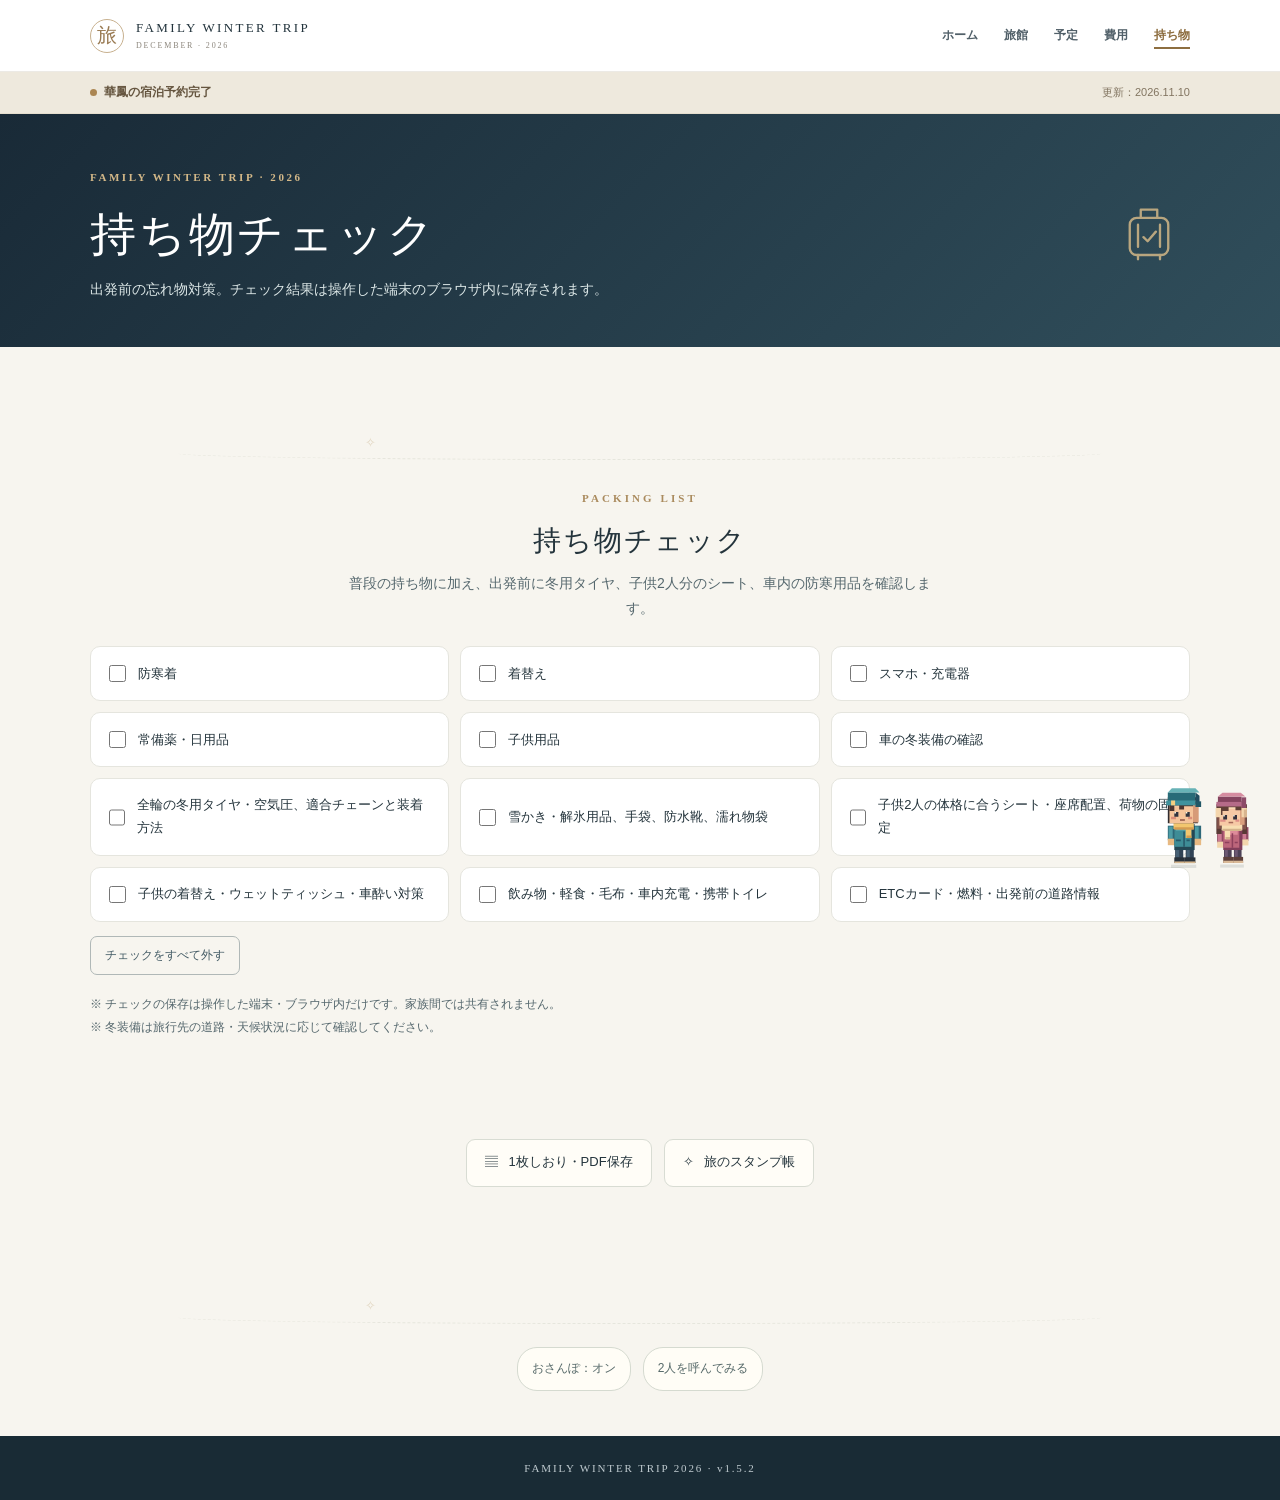
<file: packing.html>
<!doctype html>
<html lang="ja">
<head>
  <meta charset="UTF-8">
  <meta name="viewport" content="width=device-width, initial-scale=1">
  <!-- 検索結果に載せないよう検索エンジンに依頼します。アクセス制限ではありません。 -->
  <meta name="robots" content="noindex, nofollow">
  <meta name="description" content="出発前の忘れ物対策。チェック結果は操作した端末のブラウザ内に保存されます。">
  <meta name="theme-color" content="#192a37">
  <title>持ち物チェック｜家族冬旅行 2026</title>
  <!-- CSSは見た目を担当 -->
  <link rel="stylesheet" href="styles.css?v=1.5.2">
  <link rel="stylesheet" href="mascot.css?v=1.5.2">
  <!-- データ→動作の順で読み込む（ブラウザは上から順に処理） -->
  <script defer src="trip-data.js?v=1.5.2"></script>
  <script defer src="travel-utils.js?v=1.5.2"></script>
  <script defer src="script.js?v=1.5.2"></script>
  <script defer src="travel-extras.js?v=1.5.2"></script>
  <script defer src="mascot-dialogues.js?v=1.5.2"></script>
  <script defer src="mascot-conversation.js?v=1.5.2"></script>
  <script defer src="mascot-scenes.js?v=1.5.2"></script>
  <script defer src="mascot-roam.js?v=1.5.2"></script>
  <script defer src="mascot.js?v=1.5.2"></script>
</head>
<body data-page="packing">
  <a class="skip-link" href="#packing">本文へ移動</a>
  <header><div class="wrap header-inner"><a href="index.html#top" class="brand" aria-label="ホームへ戻る"><span class="brand-symbol">旅</span><span class="brand-title">FAMILY WINTER TRIP<small>DECEMBER · 2026</small></span></a><nav class="nav" aria-label="メインメニュー">
        <a href="index.html">ホーム</a>
        <a href="hotel.html">旅館</a>
        <a href="schedule.html">予定</a>
        <a href="budget.html">費用</a>
        <a href="packing.html" aria-current="page">持ち物</a>
</nav></div></header>
    <div class="update-strip"><div class="wrap update-inner"><span class="mini-status" id="trip-status">華鳳の宿泊予約完了</span><span class="update-date" id="last-update">更新：2026.11.10</span></div></div>
  <div class="subpage-hero" id="top"><div class="wrap"><svg class="subpage-icon travel-icon" aria-hidden="true"><use href="assets/travel-icons.svg#bag"/></svg><span class="eyebrow">FAMILY WINTER TRIP · 2026</span><h1>持ち物チェック</h1><p>出発前の忘れ物対策。チェック結果は操作した端末のブラウザ内に保存されます。</p></div></div>
  <main class="wrap subpage-main">
<section class="section" id="packing">
      <div class="section-head"><span class="en">PACKING LIST</span><h2>持ち物チェック</h2><p>普段の持ち物に加え、出発前に冬用タイヤ、子供2人分のシート、車内の防寒用品を確認します。</p></div>
      <div class="checks" id="checklist"></div>
      <button type="button" id="packing-reset">チェックをすべて外す</button>
      <p class="note">※ チェックの保存は操作した端末・ブラウザ内だけです。家族間では共有されません。<br>※ 冬装備は旅行先の道路・天候状況に応じて確認してください。</p>
    </section>
  </main>
  <nav class="bottom-nav" aria-label="スマートフォン用メニュー">
    <a href="index.html"><svg viewBox="0 0 24 24" width="23" height="23" fill="none" stroke="currentColor" stroke-width="1.8" stroke-linecap="round" stroke-linejoin="round" aria-hidden="true"><path d="m3 10 9-7 9 7v10a1 1 0 0 1-1 1h-5v-7H9v7H4a1 1 0 0 1-1-1z"/></svg><span>ホーム</span></a>
    <a href="hotel.html"><svg viewBox="0 0 24 24" width="23" height="23" fill="none" stroke="currentColor" stroke-width="1.8" stroke-linecap="round" stroke-linejoin="round" aria-hidden="true"><path d="M4 21V5a2 2 0 0 1 2-2h12a2 2 0 0 1 2 2v16M2 21h20M8 7h2M14 7h2M8 11h2M14 11h2M9 21v-6h6v6"/></svg><span>旅館</span></a>
    <a href="schedule.html"><svg viewBox="0 0 24 24" width="23" height="23" fill="none" stroke="currentColor" stroke-width="1.8" stroke-linecap="round" stroke-linejoin="round" aria-hidden="true"><rect x="3" y="5" width="18" height="16" rx="2"/><path d="M16 3v4M8 3v4M3 10h18"/></svg><span>予定</span></a>
    <a href="budget.html"><svg viewBox="0 0 24 24" width="23" height="23" fill="none" stroke="currentColor" stroke-width="1.8" stroke-linecap="round" stroke-linejoin="round" aria-hidden="true"><rect x="2" y="5" width="20" height="16" rx="2"/><path d="M2 9h20M16 15h3"/></svg><span>費用</span></a>
    <a href="packing.html" aria-current="page"><svg viewBox="0 0 24 24" width="23" height="23" fill="none" stroke="currentColor" stroke-width="1.8" stroke-linecap="round" stroke-linejoin="round" aria-hidden="true"><rect x="5" y="4" width="14" height="17" rx="2"/><path d="M9 4.5V3h6v1.5M8.5 10l1.5 1.5 2.5-3M8.5 16h7"/></svg><span>持ち物</span></a>
  </nav>
  <div class="wrap trip-tools"><a href="guide.html"><span aria-hidden="true">▤</span> 1枚しおり・PDF保存</a><a href="stamps.html"><span aria-hidden="true">✧</span> 旅のスタンプ帳</a></div>
  <footer>FAMILY WINTER TRIP 2026 · v1.5.2</footer>
</body>
</html>
</file>
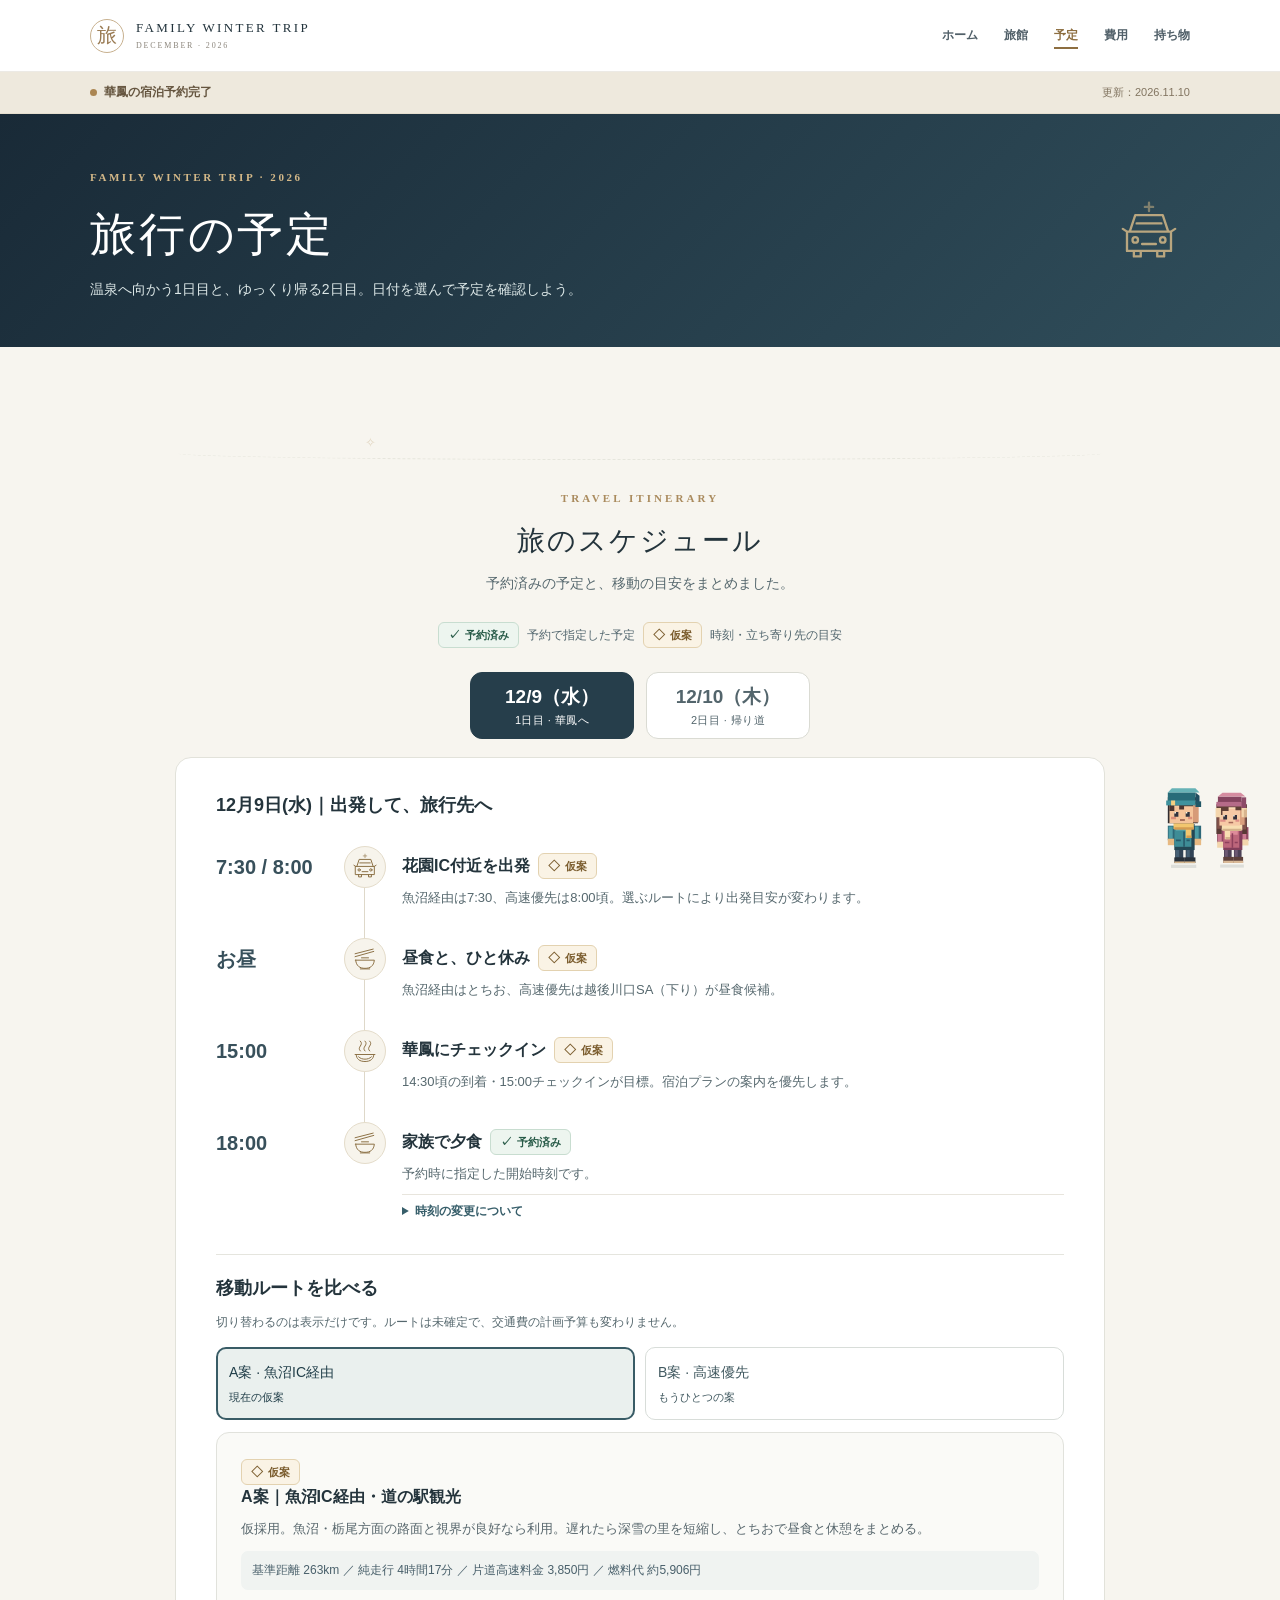
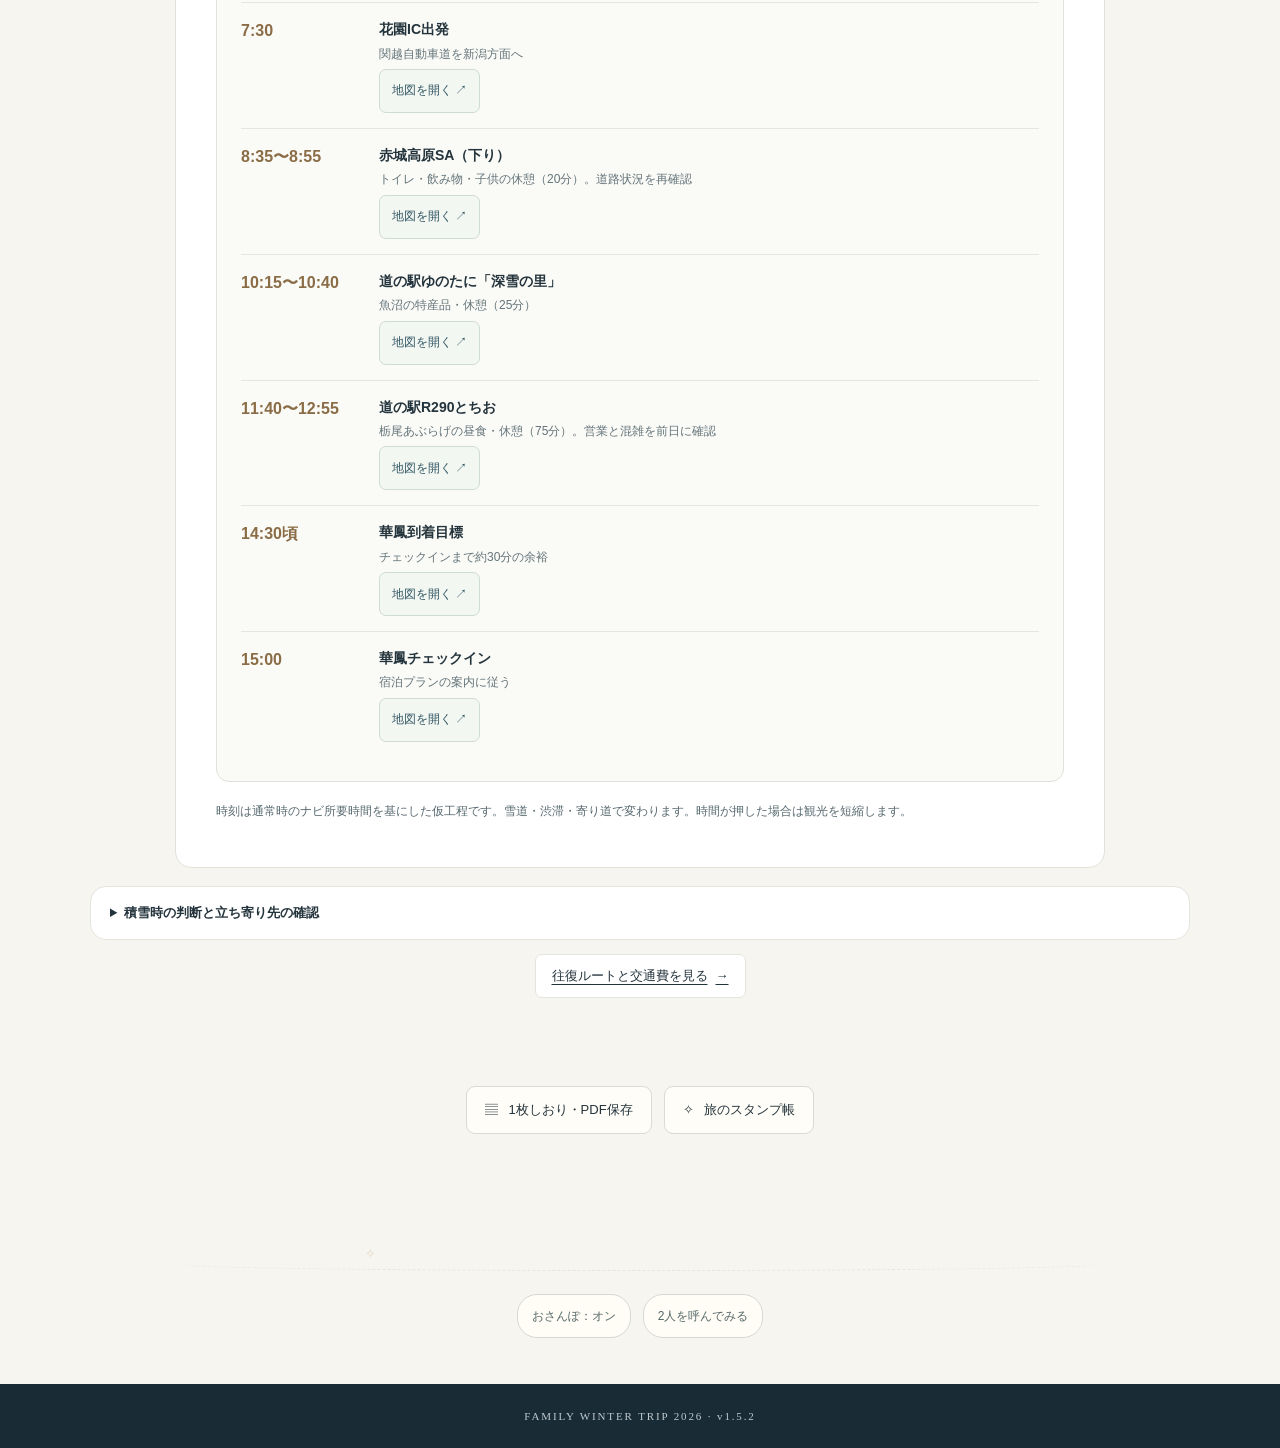
<file: schedule.html>
<!doctype html>
<html lang="ja">
<head>
  <meta charset="UTF-8">
  <meta name="viewport" content="width=device-width, initial-scale=1">
  <!-- 検索結果に載せないよう検索エンジンに依頼します。アクセス制限ではありません。 -->
  <meta name="robots" content="noindex, nofollow">
  <meta name="description" content="12月9日・10日の旅程を日別に表示。寄り道・休憩は冬の道路状況を見ながら調整します。">
  <meta name="theme-color" content="#192a37">
  <title>旅行の予定｜家族冬旅行 2026</title>
  <!-- CSSは見た目を担当 -->
  <link rel="stylesheet" href="styles.css?v=1.5.2">
  <link rel="stylesheet" href="mascot.css?v=1.5.2">
  <!-- データ→動作の順で読み込む（ブラウザは上から順に処理） -->
  <script defer src="trip-data.js?v=1.5.2"></script>
  <script defer src="travel-utils.js?v=1.5.2"></script>
  <script defer src="script.js?v=1.5.2"></script>
  <script defer src="travel-extras.js?v=1.5.2"></script>
  <script defer src="mascot-dialogues.js?v=1.5.2"></script>
  <script defer src="mascot-conversation.js?v=1.5.2"></script>
  <script defer src="mascot-scenes.js?v=1.5.2"></script>
  <script defer src="mascot-roam.js?v=1.5.2"></script>
  <script defer src="mascot.js?v=1.5.2"></script>
</head>
<body data-page="schedule">
  <a class="skip-link" href="#schedule">本文へ移動</a>
  <header><div class="wrap header-inner"><a href="index.html#top" class="brand" aria-label="ホームへ戻る"><span class="brand-symbol">旅</span><span class="brand-title">FAMILY WINTER TRIP<small>DECEMBER · 2026</small></span></a><nav class="nav" aria-label="メインメニュー">
        <a href="index.html">ホーム</a>
        <a href="hotel.html">旅館</a>
        <a href="schedule.html" aria-current="page">予定</a>
        <a href="budget.html">費用</a>
        <a href="packing.html">持ち物</a>
</nav></div></header>
    <div class="update-strip"><div class="wrap update-inner"><span class="mini-status" id="trip-status">華鳳の宿泊予約完了</span><span class="update-date" id="last-update">更新：2026.11.10</span></div></div>
  <div class="subpage-hero" id="top"><div class="wrap"><svg class="subpage-icon travel-icon" aria-hidden="true"><use href="assets/travel-icons.svg#car"/></svg><span class="eyebrow">FAMILY WINTER TRIP · 2026</span><h1>旅行の予定</h1><p>温泉へ向かう1日目と、ゆっくり帰る2日目。日付を選んで予定を確認しよう。</p></div></div>
  <main class="wrap subpage-main">
<section class="section" id="schedule">
      <div class="section-head"><span class="en">TRAVEL ITINERARY</span><h2>旅のスケジュール</h2><p>予約済みの予定と、移動の目安をまとめました。</p></div>
      <p class="status-legend"><span data-status="booked"></span> 予約で指定した予定 <span data-status="tentative"></span> 時刻・立ち寄り先の目安</p>
      <div class="day-tabs" role="tablist" aria-label="日程の選択">
        <button type="button" class="active" id="tab1" role="tab" aria-selected="true" aria-controls="panel1">12/9（水）</button>
        <button type="button" id="tab2" role="tab" aria-selected="false" aria-controls="panel2" tabindex="-1">12/10（木）</button>
      </div>
      <div class="day-panel" id="panel1" role="tabpanel" aria-labelledby="tab1"></div>
      <div class="day-panel" id="panel2" role="tabpanel" aria-labelledby="tab2" hidden></div>
      <details class="booking-details">
        <summary>積雪時の判断と立ち寄り先の確認</summary>
        <p id="winter-route-note"></p>
        <p id="winter-timing-note"></p>
        <p class="field-note"><a href="https://www.pref.niigata.lg.jp/sec/dourokanri/kisei.html" target="_blank" rel="noopener noreferrer">新潟県の通行規制</a> · <a href="https://yukibousai.bosai.go.jp/yamayuki/niigata.html" target="_blank" rel="noopener noreferrer">魚沼・栃尾の積雪観測</a> · <a href="https://www.jartic.or.jp/" target="_blank" rel="noopener noreferrer">JARTICの道路情報</a></p>
        <p class="field-note"><a href="https://www.city.uonuma.lg.jp/page/2365.html" target="_blank" rel="noopener noreferrer">道の駅ゆのたに</a> · <a href="https://www.city.nagaoka.niigata.jp/shisetsu/kankou/r-tochio.html" target="_blank" rel="noopener noreferrer">道の駅R290とちお</a> · <a href="https://www.city.nagaoka.niigata.jp/shisetsu/kankou/hanabikan.html" target="_blank" rel="noopener noreferrer">ながおか花火館</a></p>
      </details>
    </section>
<a class="updates-link" href="budget.html#route-compare">往復ルートと交通費を見る <span aria-hidden="true">→</span></a>
  </main>
  <nav class="bottom-nav" aria-label="スマートフォン用メニュー">
    <a href="index.html"><svg viewBox="0 0 24 24" width="23" height="23" fill="none" stroke="currentColor" stroke-width="1.8" stroke-linecap="round" stroke-linejoin="round" aria-hidden="true"><path d="m3 10 9-7 9 7v10a1 1 0 0 1-1 1h-5v-7H9v7H4a1 1 0 0 1-1-1z"/></svg><span>ホーム</span></a>
    <a href="hotel.html"><svg viewBox="0 0 24 24" width="23" height="23" fill="none" stroke="currentColor" stroke-width="1.8" stroke-linecap="round" stroke-linejoin="round" aria-hidden="true"><path d="M4 21V5a2 2 0 0 1 2-2h12a2 2 0 0 1 2 2v16M2 21h20M8 7h2M14 7h2M8 11h2M14 11h2M9 21v-6h6v6"/></svg><span>旅館</span></a>
    <a href="schedule.html" aria-current="page"><svg viewBox="0 0 24 24" width="23" height="23" fill="none" stroke="currentColor" stroke-width="1.8" stroke-linecap="round" stroke-linejoin="round" aria-hidden="true"><rect x="3" y="5" width="18" height="16" rx="2"/><path d="M16 3v4M8 3v4M3 10h18"/></svg><span>予定</span></a>
    <a href="budget.html"><svg viewBox="0 0 24 24" width="23" height="23" fill="none" stroke="currentColor" stroke-width="1.8" stroke-linecap="round" stroke-linejoin="round" aria-hidden="true"><rect x="2" y="5" width="20" height="16" rx="2"/><path d="M2 9h20M16 15h3"/></svg><span>費用</span></a>
    <a href="packing.html"><svg viewBox="0 0 24 24" width="23" height="23" fill="none" stroke="currentColor" stroke-width="1.8" stroke-linecap="round" stroke-linejoin="round" aria-hidden="true"><rect x="5" y="4" width="14" height="17" rx="2"/><path d="M9 4.5V3h6v1.5M8.5 10l1.5 1.5 2.5-3M8.5 16h7"/></svg><span>持ち物</span></a>
  </nav>
  <div class="wrap trip-tools"><a href="guide.html"><span aria-hidden="true">▤</span> 1枚しおり・PDF保存</a><a href="stamps.html"><span aria-hidden="true">✧</span> 旅のスタンプ帳</a></div>
  <footer>FAMILY WINTER TRIP 2026 · v1.5.2</footer>
</body>
</html>
</file>
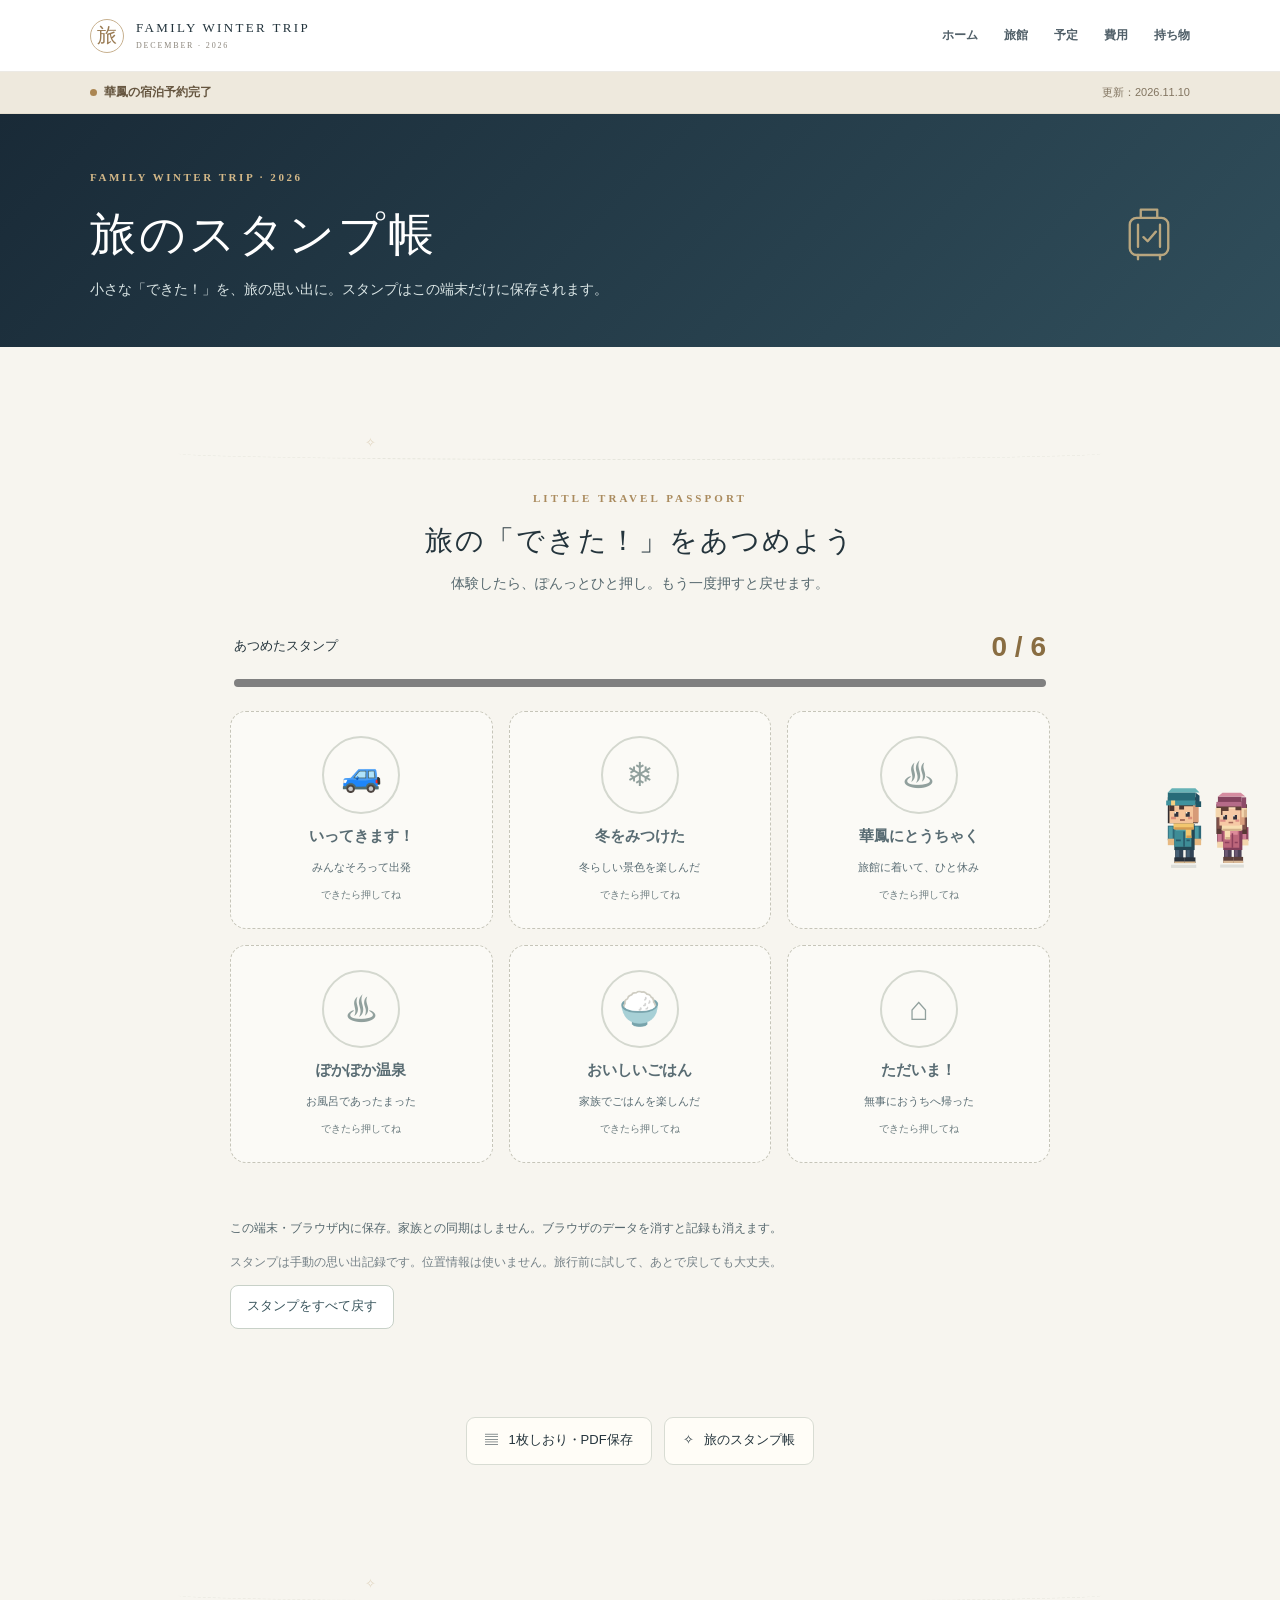
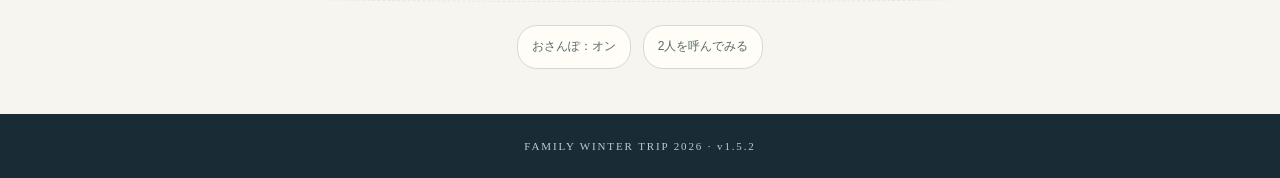
<file: stamps.html>
<!doctype html>
<html lang="ja">
<head>
  <meta charset="UTF-8">
  <meta name="viewport" content="width=device-width, initial-scale=1">
  <!-- 検索結果に載せないよう検索エンジンに依頼します。アクセス制限ではありません。 -->
  <meta name="robots" content="noindex, nofollow">
  <meta name="description" content="小さな「できた！」を、旅の思い出に。スタンプはこの端末だけに保存されます。">
  <meta name="theme-color" content="#192a37">
  <title>旅のスタンプ帳｜家族冬旅行 2026</title>
  <!-- CSSは見た目を担当 -->
  <link rel="stylesheet" href="styles.css?v=1.5.2">
  <link rel="stylesheet" href="mascot.css?v=1.5.2">
  <!-- データ→動作の順で読み込む（ブラウザは上から順に処理） -->
  <script defer src="trip-data.js?v=1.5.2"></script>
  <script defer src="travel-utils.js?v=1.5.2"></script>
  <script defer src="script.js?v=1.5.2"></script>
  <script defer src="travel-extras.js?v=1.5.2"></script>
  <script defer src="mascot-dialogues.js?v=1.5.2"></script>
  <script defer src="mascot-conversation.js?v=1.5.2"></script>
  <script defer src="mascot-scenes.js?v=1.5.2"></script>
  <script defer src="mascot-roam.js?v=1.5.2"></script>
  <script defer src="mascot.js?v=1.5.2"></script>
</head>
<body data-page="stamps">
  <a class="skip-link" href="#stampbook">本文へ移動</a>
  <header><div class="wrap header-inner"><a href="index.html#top" class="brand" aria-label="ホームへ戻る"><span class="brand-symbol">旅</span><span class="brand-title">FAMILY WINTER TRIP<small>DECEMBER · 2026</small></span></a><nav class="nav" aria-label="メインメニュー">
        <a href="index.html">ホーム</a>
        <a href="hotel.html">旅館</a>
        <a href="schedule.html">予定</a>
        <a href="budget.html">費用</a>
        <a href="packing.html">持ち物</a>
</nav></div></header>
    <div class="update-strip"><div class="wrap update-inner"><span class="mini-status" id="trip-status">華鳳の宿泊予約完了</span><span class="update-date" id="last-update">更新：2026.11.10</span></div></div>
  <div class="subpage-hero" id="top"><div class="wrap"><svg class="subpage-icon travel-icon" aria-hidden="true"><use href="assets/travel-icons.svg#bag"/></svg><span class="eyebrow">FAMILY WINTER TRIP · 2026</span><h1>旅のスタンプ帳</h1><p>小さな「できた！」を、旅の思い出に。スタンプはこの端末だけに保存されます。</p></div></div>
  <main class="wrap subpage-main">
    <section class="section stampbook" id="stampbook" aria-labelledby="stamp-title">
      <div class="section-head"><span class="en">LITTLE TRAVEL PASSPORT</span><h2 id="stamp-title">旅の「できた！」をあつめよう</h2><p>体験したら、ぽんっとひと押し。もう一度押すと戻せます。</p></div>
      <div class="stamp-summary"><span>あつめたスタンプ</span><strong id="stamp-count">0 / 6</strong><progress id="stamp-progress" max="6" value="0" aria-label="集めたスタンプの数"></progress></div>
      <p class="stamp-complete" id="stamp-complete" hidden>ぜんぶ集まったね。家族の思い出、できあがり！ ✧</p>
      <div class="stamp-grid" id="stamp-grid"></div>
      <p class="stamp-message" id="stamp-message" role="status" aria-live="polite"></p>
      <p class="note" id="stamp-save-note"></p>
      <p class="field-note">スタンプは手動の思い出記録です。位置情報は使いません。旅行前に試して、あとで戻しても大丈夫。</p>
      <button class="soft-button" type="button" id="stamp-reset">スタンプをすべて戻す</button>
      <div class="stamp-reset-confirm" id="stamp-reset-confirm" hidden><p>この端末のスタンプを、すべて未達成に戻しますか？</p><button class="soft-button" id="stamp-reset-cancel" type="button">やめる</button><button class="soft-button" id="stamp-reset-yes" type="button">すべて戻す</button></div>
      <noscript><p>スタンプの記録にはJavaScriptを有効にしてください。</p></noscript>
    </section>
  </main>
  <nav class="bottom-nav" aria-label="スマートフォン用メニュー">
    <a href="index.html"><svg viewBox="0 0 24 24" width="23" height="23" fill="none" stroke="currentColor" stroke-width="1.8" stroke-linecap="round" stroke-linejoin="round" aria-hidden="true"><path d="m3 10 9-7 9 7v10a1 1 0 0 1-1 1h-5v-7H9v7H4a1 1 0 0 1-1-1z"/></svg><span>ホーム</span></a>
    <a href="hotel.html"><svg viewBox="0 0 24 24" width="23" height="23" fill="none" stroke="currentColor" stroke-width="1.8" stroke-linecap="round" stroke-linejoin="round" aria-hidden="true"><path d="M4 21V5a2 2 0 0 1 2-2h12a2 2 0 0 1 2 2v16M2 21h20M8 7h2M14 7h2M8 11h2M14 11h2M9 21v-6h6v6"/></svg><span>旅館</span></a>
    <a href="schedule.html"><svg viewBox="0 0 24 24" width="23" height="23" fill="none" stroke="currentColor" stroke-width="1.8" stroke-linecap="round" stroke-linejoin="round" aria-hidden="true"><rect x="3" y="5" width="18" height="16" rx="2"/><path d="M16 3v4M8 3v4M3 10h18"/></svg><span>予定</span></a>
    <a href="budget.html"><svg viewBox="0 0 24 24" width="23" height="23" fill="none" stroke="currentColor" stroke-width="1.8" stroke-linecap="round" stroke-linejoin="round" aria-hidden="true"><rect x="2" y="5" width="20" height="16" rx="2"/><path d="M2 9h20M16 15h3"/></svg><span>費用</span></a>
    <a href="packing.html"><svg viewBox="0 0 24 24" width="23" height="23" fill="none" stroke="currentColor" stroke-width="1.8" stroke-linecap="round" stroke-linejoin="round" aria-hidden="true"><rect x="5" y="4" width="14" height="17" rx="2"/><path d="M9 4.5V3h6v1.5M8.5 10l1.5 1.5 2.5-3M8.5 16h7"/></svg><span>持ち物</span></a>
  </nav>
  <div class="wrap trip-tools"><a href="guide.html"><span aria-hidden="true">▤</span> 1枚しおり・PDF保存</a><a href="stamps.html"><span aria-hidden="true">✧</span> 旅のスタンプ帳</a></div>
  <footer>FAMILY WINTER TRIP 2026 · v1.5.2</footer>
</body>
</html>
</file>
<file: styles.css>
/* CSS：サイトの色・余白・配置を決める */
    :root { --night:#192a37; --night2:#263e4b; --ink:#24343c; --sub:#68767b; --gold:#b79764; --cream:#f7f5ef; --paper:#fff; --line:#e5e5de; }
    * { box-sizing:border-box; }
    html {scroll-behavior:smooth;}
    body { margin:0; color:var(--ink); font-family:-apple-system, BlinkMacSystemFont,"Hiragino Kaku Gothic ProN","Noto Sans JP","Yu Gothic",sans-serif; background:var(--cream); line-height:1.75; }
    a {color:inherit;} button{font:inherit;}
    .wrap { width:min(1100px, calc(100% - 40px)); margin-inline:auto; }
    header {height:72px; background:#fff; border-bottom:1px solid #eceae5;}
    .header-inner{height:100%;display:flex;align-items:center;justify-content:space-between;gap:20px;}
    .brand {text-decoration:none;display:flex;align-items:center;gap:12px;color:#22333c;}
    .brand-symbol{width:34px;height:34px;border:1px solid #c8b18f;display:grid;place-items:center;border-radius:100%;font:20px Georgia,serif;color:#997a52;}
    .brand-title{font-family:Georgia,serif;font-size:13px;letter-spacing:.18em;line-height:1.35;}
    .brand-title small{display:block;font-family:inherit;letter-spacing:.23em;font-size:8px;margin-top:4px;color:#8a847a;}
    .nav{display:flex;gap:26px;font-size:12px;color:#516069;font-weight:600;}
    .nav a{text-decoration:none;}.nav a:hover{text-decoration:underline;text-underline-offset:5px;}
    .hero{background:var(--night);color:#fff;position:relative;overflow:hidden;}
    .hero:before{content:"";position:absolute;inset:0;opacity:.22;background:radial-gradient(ellipse at 85% 20%,#587581 0%,transparent 60%);pointer-events:none;}
    .hero-inner{min-height:490px;position:relative;display:grid;grid-template-columns:1.02fr 1fr;align-items:center;gap:30px;padding-top:44px;padding-bottom:55px;}
    .hero-copy{position:relative;z-index:1;padding:25px 0 10px;}
    .eyebrow{font:700 11px Georgia,serif;letter-spacing:.23em;color:#d3b888;}
    h1{font-family:"Hiragino Mincho ProN","Yu Mincho",serif;font-size:clamp(47px,5.7vw,72px);font-weight:500;letter-spacing:.09em;line-height:1.33;margin:24px 0 14px;white-space:nowrap;}
    .hero-lead{font-size:14px;line-height:2.1;color:#e2e8e7;letter-spacing:.045em;}
    .pill {display:inline-flex;align-items:center;gap:8px;border:1px solid #a2aeb0;border-radius:100px;padding:8px 15px;margin-top:20px;font-size:12px;color:#f2f3ed;background:#ffffff0d;}
    .pill:before{content:"";width:6px;height:6px;border-radius:50%;background:#e2c394;}
    .trip-countdown{margin:20px 0 18px;max-width:430px;padding:16px 18px;border:1px solid #b79764;border-radius:12px;background:#ffffff0d;overflow-wrap:anywhere;}
    .countdown-label{display:block;color:#e2c394;font-size:12px;font-weight:650;letter-spacing:.08em;}
    .trip-countdown p{margin:7px 0;font-size:clamp(18px,4.8vw,23px);font-weight:650;line-height:1.65;color:#fff;font-variant-numeric:tabular-nums;}
    .trip-countdown small{display:block;font-size:11px;color:#d3dedf;}
    .art {width:100%;position:relative;max-width:530px;margin:auto;filter:drop-shadow(0 28px 25px #090e1b33);}
    .art svg{width:100%;height:auto;display:block;}
    .art-note{position:absolute;bottom:11px;right:4px;color:#edf4f6;font-size:10px;background:#12242eaa;padding:3px 7px;border-radius:5px;}
    main{padding-bottom:88px;}
    .summary{display:grid;grid-template-columns:repeat(3,1fr);gap:12px;margin-top:-30px;position:relative;z-index:2;}
    .sum{background:white;padding:22px 16px;border:1px solid #e8e7e0;box-shadow:0 9px 26px #1a34470f;text-align:center;border-radius:12px;}
    .sum span{font-size:11px;color:#8b8982;letter-spacing:.12em;font-weight:600;display:block;}
    .sum strong{display:block;font-size:20px;letter-spacing:.04em;font-weight:650;margin-top:4px;}
    .section{margin-top:78px;scroll-margin-top:30px;}
    .section-head{text-align:center;margin-bottom:28px;}
    .section-head .en{font:700 11px Georgia,serif;color:#aa8b5e;letter-spacing:.28em;}
    .section-head h2{font-family:"Hiragino Mincho ProN","Yu Mincho",serif;font-size:30px;font-weight:500;letter-spacing:.1em;margin:5px 0 6px;}
    .section-head p{color:var(--sub);font-size:13px;margin:0;}
    .boxgrid{display:grid;grid-template-columns:1fr 1fr;gap:16px;}
    .info-card{border:1px solid var(--line);background:#fff;border-radius:14px;padding:27px;min-height:150px;}
    .info-card .cap{font:700 11px Georgia,serif;color:#b19569;letter-spacing:.17em;}
    .info-card h3{font-size:18px;margin:8px 0 5px;font-weight:650;}
    .info-card p{font-size:13px;color:#637178;margin:0;line-height:1.9;}
    .stay{display:grid;grid-template-columns:1.2fr .8fr;overflow:hidden;border-radius:18px;background:#223b46;color:#fff;min-height:240px;}
    .stay-copy{padding:38px;}
    .stay .cap{font:700 11px Georgia,serif;color:#d2b78e;letter-spacing:.19em;}
    .stay h3{font-family:"Hiragino Mincho ProN","Yu Mincho",serif;font-size:27px;font-weight:500;margin:10px 0;}
    .stay p{color:#d6e1e2;font-size:13px;margin:0 0 17px;}
    .stay a{display:inline-block;text-decoration:none;border:1px solid #9eb0b8;border-radius:6px;padding:9px 16px;font-size:12px;}
    .stay-mark{display:grid;place-items:center;background:radial-gradient(circle at center,#65808a,#344f5b 65%,#263d48);padding:28px;}
    .stay-mark svg{width:100%;max-width:245px;height:auto;opacity:.9;}
    .day-tabs{display:flex;gap:8px;justify-content:center;margin-bottom:18px;}
    .day-tabs button{border:1px solid #dadbd3;border-radius:30px;padding:9px 28px;background:#fff;color:#53656c;cursor:pointer;font-size:13px;}
    .day-tabs button.active{background:var(--night2);border-color:var(--night2);color:#fff;}
    .day-panel{max-width:760px;margin:auto;border:1px solid #e2e2da;border-radius:16px;padding:28px 34px;background:#fff;}
    .day-panel[hidden]{display:none;}
    .day-panel h3{text-align:center;margin:0 0 24px;font-size:17px;}
    .timeline{display:grid;gap:20px;}
    .step{display:grid;grid-template-columns:30px 1fr;gap:15px;align-items:start;}
    .dot{width:26px;height:26px;border-radius:50%;border:1px solid #decaaa;color:#9f835d;display:grid;place-items:center;font-size:11px;margin-top:2px;}
    .step strong{font-size:14px;}.step p{margin:2px 0 0;color:var(--sub);font-size:12px;}
    .checks{display:grid;grid-template-columns:repeat(3,1fr);gap:11px;}
    .check{display:flex;align-items:center;gap:9px;background:white;border:1px solid var(--line);border-radius:10px;padding:15px 14px;font-size:13px;cursor:pointer;}
    .check input{width:17px;height:17px;accent-color:#294a50;}
    .note{font-size:12px;color:var(--sub);margin-top:18px;line-height:1.9;}
    footer{text-align:center;background:#192b35;color:#bfcacf;padding:26px 20px;font:11px Georgia,serif;letter-spacing:.17em;}
    @media(max-width:720px){
      .wrap{width:min(100% - 34px,520px);}header{height:64px;}.brand-title{font-size:11px;}.nav{gap:11px;font-size:10px;}
      .nav a:nth-child(2){display:none;}
      .hero-inner{display:flex;flex-direction:column;gap:0;padding:40px 0 32px;min-height:0;}
      .hero-copy{width:100%;padding:0;}
      h1{font-size:clamp(43px,10vw,57px);margin:18px 0 10px;}
      .hero-lead{font-size:13px;line-height:1.9;}
      .pill{margin-top:11px;}
      .art{width:100%;max-width:410px;margin:18px auto 0;}
      .summary{gap:7px;margin-top:-16px;}
      .sum{padding:17px 7px;}.sum span{font-size:9px;}.sum strong{font-size:15px;}
      .section{margin-top:62px;}.section-head h2{font-size:26px;}
      .boxgrid{grid-template-columns:1fr;gap:10px;}.info-card{padding:22px;min-height:0;}
      .stay{grid-template-columns:1fr;}.stay-copy{padding:27px;}.stay-mark{display:none;}
      .day-panel{padding:26px 20px;}.checks{grid-template-columns:1fr 1fr;gap:9px;}.check{padding:12px 11px;font-size:12px;}
    }
    @media(prefers-reduced-motion:reduce){html{scroll-behavior:auto;}}

    /* v0.3: 旅館・行き先が未定でも使えるレイアウト */
    .update-strip{background:#eee9dd;border-bottom:1px solid #e5dece;padding:10px 0;color:#65553f;font-size:12px;}
    .update-inner{display:flex;align-items:center;justify-content:space-between;gap:14px;}
    .mini-status{display:inline-flex;gap:7px;align-items:center;font-weight:650;}
    .mini-status:before{content:"";display:inline-block;width:7px;height:7px;background:#ab8652;border-radius:50%;}
    .update-date{color:#827561;font-size:11px;white-space:nowrap;}
    .sum strong.long{font-size:18px;}
    .attention{border-left:3px solid var(--gold);background:#fff9ec;padding:16px 19px;border-radius:0 10px 10px 0;margin-top:22px;font-size:13px;color:#70624c;line-height:1.9;}
    .choicegrid{display:grid;grid-template-columns:1fr 1fr;gap:15px;}
    .choice{position:relative;background:#fff;border:1px solid #e3e0d7;border-radius:15px;padding:25px 25px 22px;}
    .choice .cap{font:700 11px Georgia,serif;letter-spacing:.18em;color:#b19569;}
    .choice h3{font-size:19px;margin:11px 0 6px;line-height:1.55;}
    .choice p{font-size:12px;color:#6b7779;margin:0;}
    .corner-tag{position:absolute;right:20px;top:19px;background:#f2ede0;color:#8f744d;font-size:11px;border-radius:30px;padding:4px 11px;}
    .corner-tag.muted{background:#f1f2f0;color:#717e81;}
    .decision-panel{border-radius:18px;background:#253d48;color:#f1f4f1;padding:31px 31px 28px;}
    .decision-panel h3{margin:0 0 11px;font-family:"Hiragino Mincho ProN","Yu Mincho",serif;font-size:24px;font-weight:500;}
    .decision-panel p{color:#dae4e6;font-size:13px;margin:0;line-height:1.95;}
    .criteria{display:grid;grid-template-columns:repeat(4,1fr);gap:10px;margin-top:21px;}
    .criterion{border:1px solid #6b828a;border-radius:10px;padding:16px 10px;text-align:center;font-size:12px;line-height:1.7;}
    .criterion .num{display:block;font:700 11px Georgia,serif;color:#d8bf93;letter-spacing:.12em;margin-bottom:4px;}
    .empty{margin-top:15px;background:#fff;border:1px dashed #d3c9b5;border-radius:14px;padding:21px;text-align:center;}
    .empty strong{display:block;font-size:14px;margin:0 0 7px;}.empty p{font-size:12px;color:#748084;margin:0;}
    .progress-track{display:grid;grid-template-columns:repeat(3,1fr);gap:8px;margin:20px 0 0;}
    .progress-step{border-radius:9px;background:#fff;border:1px solid var(--line);padding:16px 11px;text-align:center;font-size:12px;color:#66737a;}
    .progress-step b{display:block;color:#263a45;font-size:13px;margin-bottom:3px;}
    .progress-step.current{border-color:#bba47d;background:#fffcf6;}
    .section-head p{max-width:600px;margin:auto;}
    .updates{background:white;border:1px solid var(--line);border-radius:14px;padding:24px 25px;display:flex;gap:20px;align-items:flex-start;}
    .updates time{white-space:nowrap;color:#a68857;font-size:12px;font-weight:700;}
    .updates p{margin:0;color:#5d6c72;font-size:13px;line-height:1.9;}
    .privacy{margin-top:24px;padding:13px 16px;background:#edf0ef;border-radius:9px;font-size:11px;color:#67777b;line-height:1.8;}
    @media(max-width:720px){
      .update-strip{font-size:11px;}.update-date{font-size:10px;}
      .sum strong.long{font-size:13px;}
      .choicegrid{grid-template-columns:1fr;gap:10px;}.choice{padding:22px;}
      .criteria{grid-template-columns:repeat(2,1fr);gap:8px;}
      .criterion{padding:12px 9px;}.decision-panel{padding:26px 20px;}
      .progress-step{font-size:10px;padding:12px 3px;}.progress-step b{font-size:11px;}
      .updates{gap:12px;padding:20px 15px;flex-direction:column;}
    }
/* v0.4: データと表示の分離／操作性改善 */
.skip-link{position:absolute;left:12px;top:-80px;background:#fff;color:#132b36;z-index:50;padding:9px 14px;border-radius:6px;}
.skip-link:focus{top:10px;}
.brand-title small{font-family:Georgia,serif;}
.nav{flex-wrap:wrap;justify-content:flex-end;}
.field-note{display:block;margin-top:8px;color:#758187;font-size:12px;}
.category-pill{display:inline-block;border-radius:999px;background:#f3eee4;color:#8a6e4a;padding:4px 10px;font-size:11px;font-weight:650;margin-top:10px;}
.lodging-row{background:#fff;border:1px solid var(--line);border-radius:14px;padding:22px;margin-top:10px;display:grid;grid-template-columns:1fr auto;gap:12px;align-items:start;}
.lodging-row h3{margin:2px 0 6px;font-size:16px;}
.lodging-row p{margin:0;color:#68787d;font-size:13px;}
.lodging-row a{display:inline-block;margin-top:9px;color:#174f73;text-underline-offset:4px;font-size:13px;}
.list-status{font-size:11px;background:#f5f1e7;border-radius:30px;padding:6px 12px;color:#745d40;white-space:normal;overflow-wrap:anywhere;}
.lodging-row>div{min-width:0;}
.updates-list{display:grid;gap:10px;}
.updates-link{display:flex;align-items:center;justify-content:center;gap:8px;min-height:44px;width:fit-content;max-width:100%;margin:14px auto 0;padding:8px 16px;border:1px solid var(--line);border-radius:7px;background:var(--paper);font-size:13px;text-underline-offset:4px;}
.updates-link:hover{background:#f3eee4;}
#latest-update .updates p{overflow-wrap:anywhere;}
#packing-reset{margin-top:14px;background:transparent;border:1px solid #b0b8b7;border-radius:7px;color:#435b65;padding:8px 14px;font-size:12px;cursor:pointer;}
#packing-reset:hover{background:#fff;}
#packing-reset:focus-visible,.day-tabs button:focus-visible,a:focus-visible{outline:3px solid #b7935f;outline-offset:3px;}
[data-empty]{display:none;}
[data-empty].show{display:block;}
.privacy strong{color:#40545a;}
@media(max-width:720px){
  .nav a:nth-child(2){display:inline;}
  .nav{gap:9px;}
  .nav a:nth-child(4),.nav a:nth-child(5){display:none;}
  .update-date{white-space:normal;text-align:right;}
  .lodging-row{grid-template-columns:1fr;}
  .list-status{justify-self:start;}
}

/* v0.6: 華鳳の空室・料金調査（2026/11/5のスナップショット） */
.booking-intro{background:#fff;border:1px solid var(--line);border-left:4px solid var(--gold);border-radius:10px;padding:15px 18px;margin-bottom:16px;font-size:13px;}
.booking-intro strong{display:block;font-size:13px;color:#806946;}
.booking-intro p{margin:5px 0 0;color:#56676e;line-height:1.85;}
.booking-offers{display:grid;grid-template-columns:repeat(2,minmax(0,1fr));gap:12px;}
.rate-card{background:#fff;border:1px solid var(--line);border-radius:14px;padding:20px;min-width:0;}
.rate-card--closed{background:#f9f8f4;}
.rate-card-head{display:flex;align-items:flex-start;justify-content:space-between;gap:10px;flex-wrap:wrap;}
.rate-card-head small{color:#a08458;font-size:11px;font-weight:700;}
.rate-card h3{font-size:17px;line-height:1.5;margin:1px 0 0;}
.rate-status{display:inline-block;border-radius:30px;padding:4px 10px;font-size:11px;font-weight:650;white-space:nowrap;}
.rate-status--open{background:#e8f3ed;color:#2d6650;}
.rate-status--closed{background:#f1e8e3;color:#915d4b;}
.rate-prices{display:grid;grid-template-columns:1fr 1fr;gap:8px;margin-top:14px;}
.rate-prices div{border-top:1px solid #eae8e2;padding-top:9px;min-width:0;}
.rate-prices span{display:block;color:#768188;font-size:11px;}
.rate-prices strong{display:block;font-size:17px;font-variant-numeric:tabular-nums;white-space:nowrap;}
.rate-note{color:#68767b;font-size:12px;margin:12px 0 0;line-height:1.75;}
.booking-extra{display:grid;grid-template-columns:1fr 1fr;gap:13px;margin-top:20px;}
.booking-extra .info-card{min-height:0;}
.booking-extra p{font-size:13px;line-height:1.9;}
.booking-text-list{padding-left:19px;margin:10px 0 0;font-size:13px;color:#53666b;line-height:1.95;overflow-wrap:anywhere;}
.booking-text-list li+li{margin-top:6px;}
.booking-details{background:#fff;border:1px solid var(--line);border-radius:12px;padding:15px 19px;margin-top:18px;}
.booking-details summary{cursor:pointer;font-weight:650;font-size:13px;}
.booking-details p{font-size:13px;color:#68777c;margin:12px 0 0;}
@media(max-width:720px){
  .booking-offers,.booking-extra{grid-template-columns:1fr;}
  .rate-card{padding:18px;}
  .rate-prices strong{font-size:16px;}
}


/* v0.9: 旅行情報の統合表示（既存のスマホ対応・端末内保存は維持） */
.section-compact{margin-top:38px;}
.trip-concept{
  padding:28px 32px;border:1px solid #d0bc93;border-radius:16px;
  background:linear-gradient(135deg,#223944,#2e4a55);color:#f5f5f0;
}
.trip-concept .cap{color:#e7cfa5;font:700 11px Georgia,serif;letter-spacing:.17em;}
.trip-concept h2{font-family:"Hiragino Mincho ProN","Yu Mincho",serif;font-size:clamp(22px,3.2vw,29px);font-weight:500;margin:8px 0;}
.trip-concept p{font-size:14px;line-height:1.95;color:#e4edeb;max-width:850px;margin:0 0 8px;}
.trip-concept small{display:block;color:#c2d4d5;font-size:11px;line-height:1.8;}
.progress-step.done{border-color:#cdd9d3;background:#f2f6f2;}
.inline-details{margin-top:14px;border-top:1px solid #e8e5dd;padding-top:11px;}
.inline-details summary{font-size:12px;color:#375e6a;cursor:pointer;font-weight:650;}
.fee-list{margin-top:12px;}
.fee-row,.reference-rate-row{display:grid;grid-template-columns:minmax(0,1fr) auto;align-items:start;gap:12px;padding:9px 0;border-bottom:1px solid #ecebe6;font-size:12px;line-height:1.65;}
.fee-row:last-child,.reference-rate-row:last-child{border-bottom:0;}
.fee-row strong,.reference-rate-row>strong{white-space:nowrap;font-variant-numeric:tabular-nums;color:#344b54;}
.reference-rate-list{margin-top:12px;}
.reference-rate-row small{display:block;color:#78858a;font-size:11px;margin-top:3px;}
#booking-prices{grid-template-columns:1fr;}
.rate-prices--three{grid-template-columns:repeat(3,minmax(0,1fr));}
.rate-prices small{display:block;color:#6c797d;font-size:11px;line-height:1.7;margin-top:5px;}
.budget-figure{font-size:clamp(22px,3.5vw,27px)!important;font-weight:700;color:#253b47!important;font-variant-numeric:tabular-nums;margin:4px 0 8px!important;}
@media(max-width:720px){
  .section-compact{margin-top:26px;}
  .trip-concept{padding:23px 20px;}
  .trip-concept p{font-size:13px;}
  .rate-prices--three{grid-template-columns:1fr;}
  .rate-prices--three div{padding-top:8px;}
  .reference-rate-row{gap:8px;}
}

/* v1.0: 往復ドライブルート比較・冬季の仮工程 */
.route-lead{
  background:#fff;border:1px solid #d9d1bf;border-left:4px solid var(--gold);
  border-radius:10px;padding:16px 20px;font-size:13px;line-height:1.9;margin-bottom:16px;
}
.route-cost-grid{display:grid;grid-template-columns:repeat(2,minmax(0,1fr));gap:14px;}
.route-cost-card{position:relative;min-width:0;background:#fff;border:1px solid var(--line);border-radius:13px;padding:20px;}
.route-cost-card--featured{border:2px solid #a58b5f;background:#fcfbf6;}
.route-cost-card h3{font-size:15px;margin:0 0 12px;line-height:1.6;}
.route-recommend{display:inline-block;color:#76572f;background:#f1e4cb;border-radius:20px;font-size:11px;font-weight:700;padding:3px 10px;margin:0 0 8px;}
.route-cost-total{display:block;color:var(--night);font-size:26px;font-variant-numeric:tabular-nums;line-height:1.4;overflow-wrap:anywhere;}
.route-cost-breakdown{font-size:12px;color:#53636b;line-height:1.85;margin:10px 0 8px;}
.route-cost-details{font-size:11px;color:#67787d;margin:4px 0;line-height:1.65;}
#route-compare .note{font-size:12px;line-height:1.85;overflow-wrap:anywhere;}
#panel1,#panel2{max-width:930px;}
.drive-subheading{font-size:17px;margin:30px 0 16px;padding-top:18px;border-top:1px solid var(--line);}
.drive-option-list{display:grid;grid-template-columns:repeat(2,minmax(0,1fr));gap:14px;align-items:start;}
.drive-option{min-width:0;border:1px solid #e1e2dc;border-radius:13px;background:#fafaf7;padding:20px;}
.drive-option-heading{font-size:15px;margin:0 0 8px;line-height:1.55;}
.drive-option-caption{font-size:12px;color:#58676d;line-height:1.75;margin:0 0 10px;}
.drive-option-specs{font-size:11px;line-height:1.8;color:#49606b;background:#f0f3f1;padding:9px 11px;border-radius:7px;margin:0 0 12px;}
.drive-stop-list{display:grid;gap:0;}
.drive-stop{display:grid;grid-template-columns:90px minmax(0,1fr);gap:10px;padding:11px 0;border-top:1px solid #e5e6e1;}
.drive-stop-time{font-size:11px;font-weight:750;color:#8a6d46;font-variant-numeric:tabular-nums;line-height:1.6;overflow-wrap:anywhere;}
.drive-stop strong{display:block;font-size:12px;line-height:1.6;overflow-wrap:anywhere;}
.drive-stop p{font-size:11px;line-height:1.7;color:#647479;margin:3px 0 0;overflow-wrap:anywhere;}
.drive-option-warning{background:#fff6e7;border:1px solid #e5c996;color:#71552e;border-radius:7px;padding:9px 11px;font-size:11px;line-height:1.75;}
@media(max-width:720px){
  .route-cost-grid,.drive-option-list{grid-template-columns:1fr;}
  .route-cost-card,.drive-option{padding:17px;}
  .route-cost-total{font-size:23px;}
  .route-lead{padding:14px 16px;}
  .drive-subheading{font-size:15px;}
  .drive-stop{grid-template-columns:83px minmax(0,1fr);gap:8px;}
  #panel1,#panel2{padding:22px 16px;}
}

/* v1.1候補：華鳳の食事・館内案内（写真転載なし、公式ギャラリーリンク） */
.kahou-experience .section-head p{max-width:730px;}
.kahou-meals{display:grid;grid-template-columns:repeat(2,minmax(0,1fr));gap:18px;align-items:stretch;}
.kahou-meal{display:flex;flex-direction:column;min-width:0;padding:29px 29px 26px;background:#fff;border:1px solid #dfd8c9;border-top:4px solid var(--gold);border-radius:15px;box-shadow:0 10px 24px #192a3709;}
.kahou-meal--breakfast{border-top-color:#7897a1;}
.kahou-card-top{display:flex;gap:12px;justify-content:space-between;align-items:center;flex-wrap:wrap;}
.kahou-card-kicker{color:#9c7d52;letter-spacing:.15em;font:700 11px Georgia,serif;}
.kahou-meal--breakfast .kahou-card-kicker{color:#527481;}
.kahou-highlight{font-size:11px;font-weight:700;color:#795e3b;background:#f4eddf;border-radius:20px;padding:5px 12px;}
.kahou-meal--breakfast .kahou-highlight{color:#426873;background:#eaf2f4;}
.kahou-meal h3{font-family:"Hiragino Mincho ProN","Yu Mincho",serif;font-size:clamp(25px,3.2vw,32px);font-weight:500;line-height:1.55;margin:18px 0 14px;color:var(--night);}
.kahou-meal h3 span{display:block;font-size:15px;font-family:inherit;margin-top:3px;letter-spacing:.03em;}
.kahou-meal>p{font-size:13px;line-height:1.95;color:#52656c;margin:0 0 17px;}
.kahou-facts{margin:0 0 14px;padding:12px 0;border-block:1px solid #eeeae3;}
.kahou-facts>div{display:grid;grid-template-columns:96px minmax(0,1fr);column-gap:12px;padding:6px 0;font-size:12px;line-height:1.7;}
.kahou-facts dt{font-weight:700;color:#806a4c;}
.kahou-facts dd{margin:0;color:#455961;overflow-wrap:anywhere;}
.kahou-meal .kahou-small-note{font-size:11px;color:#748087;line-height:1.8;margin:0 0 20px;}
.kahou-gallery-link{display:inline-flex;align-items:center;justify-content:space-between;gap:16px;min-height:48px;width:100%;margin-top:auto;padding:11px 16px;border-radius:8px;background:var(--night2);color:#fff;text-decoration:none;font-size:13px;font-weight:650;line-height:1.6;}
.kahou-gallery-link:hover{background:#365462;}
.kahou-gallery-link span{font-size:18px;line-height:1;}
.kahou-stay-grid{display:grid;grid-template-columns:repeat(2,minmax(0,1fr));gap:14px;margin-top:18px;}
.kahou-stay-card{min-width:0;display:flex;flex-direction:column;padding:23px 24px;background:#faf9f6;border:1px solid var(--line);border-radius:13px;}
.kahou-stay-card h3{font-size:17px;line-height:1.55;color:#30434b;margin:8px 0 7px;}
.kahou-stay-card p{font-size:12px;color:#66777d;line-height:1.85;margin:0 0 18px;}
.kahou-gallery-link--sub{min-height:44px;background:#fff;color:#274454;border:1px solid #b6c2c4;font-size:12px;}
.kahou-gallery-link--sub:hover{background:#edf3f2;}
.kahou-source-note{margin:14px 2px 0;color:#778489;font-size:11px;line-height:1.85;}
@media(max-width:720px){
  .kahou-meals,.kahou-stay-grid{grid-template-columns:1fr;}
  .kahou-meals{gap:13px;}
  .kahou-meal{padding:22px 19px 20px;}
  .kahou-meal h3{font-size:27px;}
  .kahou-facts>div{grid-template-columns:83px minmax(0,1fr);column-gap:8px;}
  .kahou-stay-grid{gap:11px;margin-top:13px;}
  .kahou-stay-card{padding:20px;}
  .kahou-gallery-link{font-size:12px;}
}

/* 華鳳エグゼクティブラウンジ：利用未確定のまま参考料金を比較 */
.kahou-karaoke{margin-top:18px;padding:28px 30px 26px;background:#fff;border:1px solid #dfd8c9;border-top:4px solid #a88a61;border-radius:15px;box-shadow:0 10px 24px #192a3709;}
.kahou-karaoke-status{padding:5px 12px;border-radius:99px;background:#f4eee5;color:#715b39;font-size:11px;font-weight:700;}
.kahou-karaoke-heading{margin:14px 0 8px;font-size:clamp(21px,3vw,28px);font-weight:500;line-height:1.55;font-family:"Hiragino Mincho ProN","Yu Mincho",serif;color:var(--night);}
.kahou-karaoke-lead{font-size:13px;line-height:1.9;color:#52656c;margin:0 0 18px;}
.kahou-karaoke-unit{padding:16px 20px;border-radius:12px;background:#f5f5f1;}
.kahou-karaoke-unit-caption{display:block;color:#617178;font-size:12px;font-weight:650;}
.kahou-karaoke-unit-value{display:flex;align-items:baseline;flex-wrap:wrap;gap:4px 14px;color:#253c46;}
.kahou-karaoke-unit-value strong{font-size:clamp(27px,4vw,34px);font-variant-numeric:tabular-nums;line-height:1.45;}
.kahou-karaoke-unit-value span{font-size:13px;color:#67777d;}
.kahou-karaoke-unit small{display:block;color:#758187;font-size:11px;line-height:1.7;}
.kahou-karaoke-calculator{margin-top:24px;}
.kahou-karaoke-calculator h4{margin:0 0 5px;font-size:18px;color:#30434b;}
.kahou-karaoke-calculator>p{margin:0 0 15px;font-size:12px;color:#66777d;}
.kahou-karaoke-duration{display:grid;grid-template-columns:1fr 1fr;max-width:440px;gap:8px;margin-bottom:16px;}
.kahou-karaoke-duration button{min-height:44px;border:1px solid #b8c3c5;border-radius:9px;padding:8px 14px;background:#fff;color:#36535f;cursor:pointer;font-weight:700;font-size:13px;}
.kahou-karaoke-duration button.is-active{background:#263e49;border-color:#263e49;color:#fff;}
.kahou-karaoke-duration button:not(.is-active):hover{background:#f0f4f4;}
.kahou-karaoke-duration button:focus-visible{outline:3px solid #b7935f;outline-offset:3px;}
.kahou-karaoke-duration button:disabled{opacity:.55;cursor:not-allowed;}
.kahou-karaoke-total{text-align:center;border:1px solid #e3e6e1;border-radius:12px;background:#f9faf8;padding:18px 14px 15px;color:#2b434e;}
.kahou-karaoke-total span,.kahou-karaoke-total small{display:block;font-size:12px;color:#687980;line-height:1.7;}
.kahou-karaoke-total strong{display:block;font-size:clamp(31px,5vw,40px);line-height:1.45;font-variant-numeric:tabular-nums;}
.kahou-karaoke-breakdown{margin:8px 0 12px;}
.kahou-karaoke-breakdown>div{display:flex;justify-content:space-between;align-items:baseline;flex-wrap:wrap;gap:5px 15px;padding:10px 2px;border-bottom:1px solid #ebece8;font-size:12px;line-height:1.65;}
.kahou-karaoke-breakdown dt{color:#5c6c72;}
.kahou-karaoke-breakdown dd{margin:0;color:#304b55;font-weight:700;font-variant-numeric:tabular-nums;}
.kahou-karaoke-estimate-note{font-size:11px!important;line-height:1.85!important;color:#687980!important;margin:0!important;}
.kahou-karaoke-pending{margin-top:19px;padding:14px 16px;border-left:4px solid #ad9168;border-radius:8px;background:#f8f5ee;color:#524838;}
.kahou-karaoke-pending strong{font-size:13px;}
.kahou-karaoke-pending p{margin:5px 0 0;font-size:12px;line-height:1.9;color:#625b50;}
.kahou-karaoke-link{max-width:440px;margin-top:20px;}
.kahou-karaoke-source{font-size:11px;color:#758187;margin:13px 0 0;line-height:1.75;}
@media(max-width:720px){
  .kahou-karaoke{margin-top:13px;padding:22px 19px 20px;}
  .kahou-karaoke-heading{font-size:23px;}
  .kahou-karaoke-unit{padding:14px 15px;}
  .kahou-karaoke-calculator h4{font-size:16px;}
  .kahou-karaoke-duration{max-width:none;}
  .kahou-karaoke-total{padding:15px 10px 13px;}
  .kahou-karaoke-pending{padding:13px 14px;}
}

/* v1.3：独立ページと固定ナビゲーション */
@media(min-width:721px) {header {position:sticky;top:0;z-index:50;} .section {scroll-margin-top:100px;}}
.nav a[aria-current="page"] {color:#8d6e40;text-decoration:underline;text-decoration-thickness:2px;text-underline-offset:8px;}
.bottom-nav {display:none;}
.subpage-hero {background:linear-gradient(135deg,var(--night),#304e5b);color:#fff;padding:48px 0 44px;}
.subpage-hero h1 {font-size:clamp(31px,5vw,46px);white-space:normal;margin:14px 0 11px;letter-spacing:.06em;}
.subpage-hero p {margin:0;max-width:770px;font-size:14px;color:#dce7e7;line-height:1.95;}
.subpage-main {min-height:48vh;}
.subpage-main>.section:first-child {margin-top:50px;}
.quick-grid {display:grid;grid-template-columns:repeat(2,minmax(0,1fr));gap:13px;}
.quick-card {display:flex;flex-direction:column;gap:5px;padding:24px 26px;border:1px solid #dcd9d0;border-radius:14px;background:#fff;text-decoration:none;min-width:0;}
.quick-card:hover {background:#fbf8f0;border-color:var(--gold);}
.quick-card:focus-visible {outline:3px solid var(--gold);outline-offset:3px;}
.quick-card span {font:700 11px Georgia,serif;color:#a78d65;letter-spacing:.15em;}
.quick-card strong {font-size:19px;color:#293f4a;}
.quick-card small {font-size:12px;color:#67777a;}
@media(max-width:720px) {
  header .nav {display:none;}
  .bottom-nav {position:fixed;bottom:0;left:0;right:0;z-index:100;display:grid;grid-template-columns:repeat(5,minmax(0,1fr));padding:5px max(3px,env(safe-area-inset-right)) calc(5px + env(safe-area-inset-bottom)) max(3px,env(safe-area-inset-left));background:#1b303d;border-top:1px solid #71818a;box-shadow:0 -5px 25px #13252e35;}
  .bottom-nav a {display:flex;flex-direction:column;align-items:center;justify-content:center;gap:3px;min-width:0;min-height:59px;color:#d9e2e3;text-decoration:none;font-size:11px;font-weight:650;line-height:1.35;white-space:nowrap;border-radius:7px;}
  .bottom-nav a[aria-current="page"] {color:#f5d8a1;background:#ffffff14;}
  .bottom-nav a:focus-visible {outline:2px solid #f5d8a1;outline-offset:-2px;}
  .bottom-nav svg {flex-shrink:0;}
  footer {padding-bottom:calc(91px + env(safe-area-inset-bottom));}
  .subpage-hero {padding:33px 0 29px;}
  .subpage-hero h1 {font-size:clamp(29px,8vw,38px);margin:11px 0 9px;}
  .subpage-hero p {font-size:12px;line-height:1.85;}
  .subpage-main>.section:first-child {margin-top:39px;}
  .quick-grid {gap:10px;}
  .quick-card {padding:17px 15px;}
  .quick-card strong {font-size:15px;}
  .quick-card small {font-size:11px;line-height:1.6;}
}
@media(max-width:355px) {
  .bottom-nav a {font-size:10px;gap:2px;}
  .bottom-nav svg {width:21px;height:21px;}
  .quick-grid {grid-template-columns:1fr;}
}

/* v1.4 — 紺と金、冬の余白。装飾と操作を分け、状態は文字でも伝える。 */
:root { --radius-card:16px; --sub:#56686e; }
[hidden] { display:none !important; }
:focus-visible { outline:3px solid #99763b; outline-offset:4px; }
.travel-icon { display:block; width:48px; height:48px; flex-shrink:0; color:var(--gold); }
.hero-inner { grid-template-columns:1.06fr 1fr; gap:56px; padding-top:44px; padding-bottom:52px; }
.hero-copy { padding:0; }
.hero h1 { margin:18px 0; font-size:clamp(48px,5.6vw,72px); letter-spacing:.06em; }
.hero-lead { white-space:pre-line; margin:0 0 16px; line-height:1.9; }
.hero-date { font-size:14px; color:#f0d7ac; letter-spacing:.03em; margin:0; }
.trip-countdown { border:0; border-left:2px solid #b79764; border-radius:0; background:transparent; padding:0 0 0 16px; margin:22px 0; }
.trip-countdown p { margin:3px 0; font-size:24px; }
.trip-countdown .countdown-label { font-size:11px; }
.hero-shortcuts { scroll-margin-top:24px; }
.hero-shortcuts h2 { font-size:12px; font-weight:500; letter-spacing:.08em; color:#d5e0e1; margin:0 0 10px; }
.hero-shortcuts .quick-grid { grid-template-columns:repeat(2,minmax(0,1fr)); gap:10px; }
.hero-shortcuts .quick-card { position:relative; flex-direction:row; align-items:center; gap:10px; border-color:#ffffff29; background:#ffffff09; padding:16px 12px; border-radius:12px; transition:background .2s,border-color .2s; }
.hero-shortcuts .quick-card:hover { background:#ffffff16; border-color:#c4a774; }
.hero-shortcuts .travel-icon { width:36px; height:36px; color:#dbbd85; }
.hero-shortcuts .quick-copy { min-width:0; letter-spacing:normal; font:inherit; }
.hero-shortcuts .quick-card strong { display:block; font-size:15px; color:#fff; }
.hero-shortcuts .quick-card small { display:block; font-size:11px; color:#c7d7db; margin-top:2px; }
.hero-shortcuts .quick-arrow { position:absolute; right:8px; top:6px; font:12px sans-serif; color:#bba575; }
.art { isolation:isolate; }
.art img { border-radius:22px 22px 8px 8px; }
.art-note { right:10px; bottom:10px; z-index:2; }
.winter-snow { position:absolute; inset:0; overflow:hidden; pointer-events:none; border-radius:22px; }
.winter-snow i { position:absolute; top:-12px; width:3px; height:3px; border-radius:50%; background:#fff; opacity:0; }
.winter-snow.is-playing i { animation:quiet-snow 11s linear infinite; }
.winter-snow i:nth-child(1) { left:10%; animation-delay:-1s; }
.winter-snow i:nth-child(2) { left:22%; animation-delay:-8s; width:2px; height:2px; }
.winter-snow i:nth-child(3) { left:38%; animation-delay:-4s; }
.winter-snow i:nth-child(4) { left:51%; animation-delay:-10s; width:2px; height:2px; }
.winter-snow i:nth-child(5) { left:64%; animation-delay:-5s; }
.winter-snow i:nth-child(6) { left:76%; animation-delay:-2s; width:2px; height:2px; }
.winter-snow i:nth-child(7) { left:88%; animation-delay:-7s; }
.winter-snow i:nth-child(8) { left:95%; animation-delay:-9s; width:2px; height:2px; }
@keyframes quiet-snow { 0% { transform:translate(0,0); opacity:0; } 15%,80% { opacity:.55; } 100% { transform:translate(-20px,340px); opacity:0; } }
.snow-toggle { position:absolute; left:0; bottom:-42px; min-height:40px; padding:7px 12px; border:1px solid #ffffff38; background:#ffffff08; border-radius:20px; color:#d8e3e5; font-size:11px; cursor:pointer; }
.snow-toggle:disabled { opacity:.7; cursor:default; }
.section { margin-top:64px; }
.section-head { margin-bottom:26px; }
.section-head h2 { font-size:28px; letter-spacing:.07em; }
.section-head p { font-size:14px; }
.trip-facts { display:grid; grid-template-columns:repeat(3,minmax(0,1fr)); gap:16px; }
.info-card, .kahou-meal, .kahou-stay-card, .booking-details { border-radius:var(--radius-card); }
.info-card { padding:24px; }
.info-card h3 { font-size:17px; margin:12px 0 8px; }
.info-card p { font-size:13px; }
.text-link { display:inline-flex; align-items:center; gap:12px; color:#355d68; font-size:13px; font-weight:650; padding:10px 0; text-underline-offset:4px; }
.trip-concept { position:relative; padding:30px 100px 30px 32px; }
.concept-icon { position:absolute; right:30px; top:34px; width:52px; height:52px; color:#d7bc86; }
.status-badge { display:inline-flex; align-items:center; gap:5px; padding:3px 9px; border:1px solid transparent; border-radius:6px; font-size:11px; font-weight:650; line-height:1.65; vertical-align:middle; white-space:nowrap; letter-spacing:0; }
.status-mark { font-size:12px; line-height:1; }
.status-badge--booked,.status-badge--confirmed { color:#285b48; background:#edf5ef; border-color:#c8ddd0; }
.status-badge--requested { color:#365e79; background:#edf3f8; border-color:#cbdce7; }
.status-badge--tentative { color:#7b5d2e; background:#faf3e5; border-color:#e3d2b0; }
.status-badge--pending,.status-badge--unreserved { color:#82503e; background:#faf0ea; border-color:#e8cfc1; }
.status-badge--reference { color:#55656b; background:#f1f3f3; border-color:#d9dfdf; }
.info-card>.cap+.status-badge { margin-left:10px; }
.planning-grid { display:grid; grid-template-columns:repeat(2,minmax(0,1fr)); gap:12px; }
.planning-card { padding:22px 24px; background:#fff; border:1px solid var(--line); border-radius:var(--radius-card); display:flex; flex-direction:column; align-items:flex-start; text-decoration:none; transition:border-color .2s; }
.planning-card:hover { border-color:var(--gold); }
.planning-card h3 { font-size:16px; margin:12px 0 7px; }
.planning-card p { margin:0; font-size:13px; color:var(--sub); }
.planning-card .planning-link { font-size:12px; color:#3e6471; margin-top:auto; padding-top:12px; }
.pending-summary { margin-top:16px; background:#f5f3ed; }
.pending-summary summary { font-size:14px; }
.latest-compact { padding:24px 28px; background:#eeeee6; border-radius:var(--radius-card); }
.latest-compact .section-head { text-align:left; margin-bottom:12px; }
.latest-compact .section-head h2 { font-size:22px; }
.latest-compact .updates { background:transparent; border:0; box-shadow:none; padding:0; }
.latest-compact .updates-link { margin-top:8px; }
.subpage-hero .wrap { position:relative; padding-right:90px; }
.subpage-icon { position:absolute; right:8px; top:50%; transform:translateY(-50%); width:66px; height:66px; color:#d2b787; opacity:.85; }
.status-legend { display:flex; align-items:center; flex-wrap:wrap; justify-content:center; gap:8px; font-size:12px; color:#52666e; margin:0 0 24px; }
.day-tabs { gap:12px; }
.day-tabs button { border-radius:12px; min-height:64px; min-width:164px; padding:10px 25px; font-size:19px; font-weight:650; line-height:1.5; }
.day-tabs button small { display:block; font-size:11px; font-weight:400; letter-spacing:.04em; }
.day-panel { max-width:900px; padding:32px 40px; }
.day-panel h3 { font-size:18px; text-align:left; }
.timeline { display:block; }
.step { position:relative; display:grid; grid-template-columns:112px 42px minmax(0,1fr); gap:16px; padding:0 0 28px; }
.step:last-child { padding-bottom:0; }
.step:not(:last-child)::after { content:""; position:absolute; left:148px; top:42px; bottom:0; width:1px; background:#ded8c9; }
.step-time { color:#38505b; font-size:20px; font-weight:650; font-variant-numeric:tabular-nums; line-height:1.5; padding-top:6px; }
.step-icon { background:#f7f4ec; border:1px solid #e4dcca; border-radius:50%; width:42px; height:42px; display:grid; place-items:center; }
.step-icon .travel-icon { width:28px; height:28px; color:#8c7145; }
.step-heading { display:flex; flex-wrap:wrap; align-items:center; gap:8px; margin:6px 0; }
.step-heading strong { font-size:16px; }
.step p { font-size:13px; line-height:1.85; }
.step .inline-details { margin-top:8px; padding-top:6px; }
.drive-subheading { margin-top:32px; margin-bottom:8px; font-size:18px; }
.route-switch-note { color:var(--sub); font-size:12px; margin:0 0 14px; }
.route-tabs { display:grid; grid-template-columns:1fr 1fr; gap:10px; margin:0 0 12px; }
.route-tabs button { border:1px solid #d8ddd9; border-radius:10px; background:#fff; color:#415960; padding:12px; min-height:64px; font-size:14px; text-align:left; cursor:pointer; }
.route-tabs button small { display:block; font-size:11px; margin-top:3px; }
.route-tabs button[aria-selected="true"] { border:2px solid #395c66; padding:11px; background:#eaf0ee; color:#213e49; }
.drive-option { background:#fafaf7; padding:24px; }
.drive-option-heading { font-size:16px; }
.drive-option-caption { font-size:13px; }
.drive-option-specs { font-size:12px; }
.drive-stop { grid-template-columns:120px minmax(0,1fr); gap:18px; padding:15px 0; }
.drive-stop-time { font-size:16px; }
.drive-stop strong { font-size:14px; }
.drive-stop p { font-size:12px; }
.route-state { margin-top:0; }
@media(max-width:900px) and (min-width:721px) {
  .hero-inner { gap:24px; grid-template-columns:1.2fr 1fr; }
  .hero-shortcuts .quick-card { gap:6px; padding:14px 8px; }
  .hero-shortcuts .travel-icon { width:28px; height:28px; }
  .hero-shortcuts .quick-card strong { font-size:13px; }
  .trip-facts { gap:10px; }
  .trip-facts .info-card { padding:18px; }
}
@media(max-width:720px) {
  .hero-inner { display:flex; gap:22px; padding:30px 0 56px; }
  .hero h1 { font-size:46px; line-height:1.35; margin:14px 0; }
  .hero-date { font-size:13px; }
  .hero-shortcuts .quick-grid { grid-template-columns:repeat(2,minmax(0,1fr)); }
  .hero-shortcuts .quick-card { padding:14px 10px; gap:7px; min-height:74px; }
  .hero-shortcuts .quick-card strong { font-size:13px; }
  .hero-shortcuts .quick-card small { font-size:10px; }
  .hero-shortcuts .travel-icon { width:30px; height:30px; }
  .art { max-width:360px; width:90%; margin:4px auto 0; }
  .section { margin-top:44px; }
  .section-head h2 { font-size:25px; }
  .section-head p { font-size:13px; }
  .trip-facts { grid-template-columns:1fr; gap:10px; }
  .info-card { padding:20px; }
  .trip-concept { padding:24px 64px 24px 22px; }
  .concept-icon { right:15px; top:25px; width:34px; height:34px; }
  .planning-grid { grid-template-columns:1fr; }
  .planning-card { padding:18px 20px; }
  .planning-card h3 { margin:9px 0 5px; }
  .latest-compact { padding:21px; }
  .subpage-hero .wrap { padding-right:58px; }
  .subpage-icon { right:0; width:43px; height:43px; }
  .subpage-hero h1 { font-size:30px; }
  .day-tabs { gap:8px; }
  .day-tabs button { min-width:0; flex:1; font-size:18px; padding:10px; }
  .day-panel { padding:24px 18px; }
  .day-panel h3 { font-size:16px; }
  .step { grid-template-columns:34px minmax(0,1fr); gap:4px 12px; padding-bottom:25px; }
  .step-time { grid-column:2; grid-row:auto; font-size:21px; padding-top:0; }
  .step-icon { grid-column:1; grid-row:span 2; width:34px; height:34px; margin-top:1px; }
  .step-icon .travel-icon { width:25px; height:25px; }
  .step-detail { grid-column:2; }
  .step-heading { margin:1px 0 6px; gap:6px; }
  .step-heading strong { font-size:15px; }
  .step:not(:last-child)::after { left:16px; top:38px; }
  .step p { font-size:12px; }
  .route-tabs button { font-size:12px; padding:11px 9px; }
  .route-tabs button[aria-selected="true"] { padding:10px 8px; }
  .drive-option { padding:18px 14px; }
  .drive-stop { grid-template-columns:92px minmax(0,1fr); gap:10px; }
  .drive-stop-time { font-size:14px; }
  .drive-stop strong { font-size:13px; }
  .drive-stop p { font-size:12px; }
  .status-legend { justify-content:flex-start; font-size:11px; }
}
@media(max-width:355px) {
  .hero-shortcuts .quick-card { flex-direction:column; align-items:flex-start; padding:12px; gap:5px; }
  .hero-shortcuts .quick-card strong { font-size:13px; }
  .hero-date { font-size:12px; }
  .step-heading .status-badge { font-size:10px; }
  .drive-stop { grid-template-columns:1fr; gap:4px; }
}
@media(prefers-reduced-motion:reduce) {
  html { scroll-behavior:auto; }
  .winter-snow i { animation:none !important; }
  .quick-card,.planning-card { transition:none; }
}
@media print {
  .winter-snow,.snow-toggle,.route-tabs { display:none !important; }
  .day-panel[hidden],.drive-option[hidden] { display:block !important; }
  .day-panel { break-before:page; }
}
.timeline,.drive-stop-list { list-style:none; margin:0; padding-left:0; }

/* v1.5 · small travel tools and a personal stamp passport */
[hidden] { display:none !important; }
.map-link { display:inline-flex; align-items:center; min-height:44px; margin-top:5px; padding:5px 12px; border:1px solid #cfdbd5; border-radius:7px; background:#f3f7f2; color:#305562; font-size:12px; text-decoration:none; }
.map-link:hover { background:#e8efe7; }
.hotel-map { text-align:center; margin-bottom:22px; }
.hero-tools { display:flex; flex-wrap:wrap; gap:8px 18px; margin-top:14px; font-size:12px; color:#dec9a1; }
.hero-tools a { display:inline-flex; align-items:center; min-height:44px; text-underline-offset:5px; }
.trip-tools { display:flex; justify-content:center; flex-wrap:wrap; gap:12px; padding:0 0 24px; }
.trip-tools a { display:flex; gap:10px; align-items:center; min-height:48px; border:1px solid #d8dcd3; border-radius:9px; padding:9px 18px; font-size:13px; text-decoration:none; background:#fffdf7; }
.trip-tools a:hover { border-color:#a18a5f; }
.scenery-window { min-width:0; width:100%; }
.scenery-control { display:flex; justify-content:flex-end; flex-wrap:wrap; gap:8px; align-items:center; font-size:11px; color:#d8e3e5; margin-top:9px; padding-left:115px; min-height:44px; }
.scenery-control select { font:inherit; font-size:12px; min-height:44px; max-width:100%; border:1px solid #7b929b; border-radius:7px; background:#233b48; color:#f9f6ed; padding:8px; }
.scenery-window .snow-toggle { bottom:-53px; min-height:44px; }
.stampbook { max-width:820px; margin-inline:auto; }
.stamp-summary { display:flex; flex-wrap:wrap; align-items:center; justify-content:space-between; gap:8px; padding:0 4px 24px; font-size:13px; }
.stamp-summary strong { font-size:28px; color:#896d42; font-variant-numeric:tabular-nums; }
.stamp-summary progress { width:100%; height:8px; accent-color:#9b855a; border:0; border-radius:8px; overflow:hidden; }
.stamp-grid { display:grid; grid-template-columns:repeat(3,1fr); gap:16px; }
.stamp-card { position:relative; display:flex; flex-direction:column; align-items:center; gap:9px; padding:24px 12px; border:1px dashed #c6c5b9; border-radius:16px; color:#596c73; background:#fbfaf6; cursor:pointer; font:inherit; }
.stamp-icon { display:grid; place-items:center; width:78px; height:78px; border:2px solid #d4d8cf; border-radius:50%; color:#91a09d; font-size:33px; }
.stamp-card strong { font-size:15px; }
.stamp-hint { font-size:11px; }
.stamp-state { display:block; font-size:10px; color:#6d7d80; }
.stamp-card[aria-pressed="true"] { background:#f0f4e9; border:1px solid #a3b19a; color:#355845; }
.stamp-card[aria-pressed="true"] .stamp-icon { border:3px double #65876b; color:#42694e; transform:rotate(-8deg); background:#e5eddd; }
.stamp-card:focus-visible,.soft-button:focus-visible,.map-link:focus-visible { outline:3px solid #b39153; outline-offset:3px; }
.stamp-pop .stamp-icon { animation:stamp-pop .35s ease-out; }
@keyframes stamp-pop { 0%{transform:scale(1.25) rotate(-12deg);opacity:.5} 100%{transform:scale(1) rotate(-8deg);opacity:1} }
.stamp-message { min-height:1.75em; font-size:13px; color:#44644a; }
.stamp-complete { padding:16px; border:1px solid #d4bf85; border-radius:10px; background:#fbf2d8; color:#66522a; text-align:center; }
.soft-button { min-height:44px; padding:9px 16px; border:1px solid #c8d1c8; border-radius:8px; color:#37535b; background:#fff; font:inherit; font-size:13px; cursor:pointer; }
.stamp-reset-confirm { border:1px solid #d6b885; background:#fff8ea; padding:18px; margin-top:14px; border-radius:10px; }
.stamp-reset-confirm button { margin-right:8px; }
.save-warning { color:#8d4a26; font-weight:600; }
@media(max-width:720px) {
  .scenery-window { width:100%; }
  .scenery-window .art { width:100%; }
  .stamp-grid { grid-template-columns:1fr 1fr; gap:10px; }
  .stamp-card { padding:20px 8px; gap:8px; }
  .stamp-card strong { font-size:13px; }
  .stamp-hint { font-size:10px; }
  .stamp-icon { width:68px; height:68px; }
  .hero-tools { font-size:11px; gap:4px 12px; }
}
@media(prefers-reduced-motion:reduce) { .stamp-pop .stamp-icon { animation:none; } }
@media print { .trip-tools,.hero-tools,.scenery-control,.stamp-reset-confirm { display:none !important; } }
@media(min-width:721px) {
  .step-icon { grid-column:2; grid-row:1; }
  .step-time { grid-column:1; grid-row:1; }
  .step-detail { grid-column:3; grid-row:1; }
}
@media(max-width:720px) {
  .hero-inner { padding-top:22px; }
  .hero h1 { font-size:40px; margin:10px 0; }
  .hero-lead { font-size:12px; line-height:1.8; margin-bottom:12px; }
  .hero .trip-countdown { margin:14px 0; }
  .hero .trip-countdown p { font-size:22px; }
  .hero-shortcuts .quick-card { min-height:66px; padding-block:12px; }
  .update-inner { gap:12px; }
  .mini-status { min-width:0; }
  .update-date { flex-shrink:0; }
}
</file>
<file: mascot.css>
/* マイクラ風の四角い手足を、同じ位置で交互に振る。その場足踏み用。 */
.trip-mascot {
  position: fixed;
  right: max(22px, env(safe-area-inset-right, 0px));
  bottom: max(28px, env(safe-area-inset-bottom, 0px));
  width: 104px;
  aspect-ratio: 8 / 7;
  z-index: 20;
  pointer-events: none;
  user-select: none;
  -webkit-user-select: none;
  contain: layout;
}

.trip-mascot-sprite {
  width: 100%;
  height: 100%;
  overflow: hidden;
  pointer-events: none;
}

.trip-mascot-sprite svg {
  display: block;
  width: 100%;
  height: 100%;
}

/* 輪郭は元のブロック状のまま。関節を支点に回転し、横移動はしない。 */
.mascot-limb {
  transform-box: fill-box;
  transform-origin: 50% 0%;
}
.mascot-leg--left, .mascot-arm--right {
  animation: trip-mascot-swing-a 0.96s ease-in-out infinite;
}
.mascot-leg--right, .mascot-arm--left {
  animation: trip-mascot-swing-b 0.96s ease-in-out infinite;
}
.mascot-body {
  animation: trip-mascot-bob 0.48s ease-in-out infinite;
}
.mascot-character--girl .mascot-limb { animation-delay: -0.24s; }
.mascot-character--girl .mascot-body { animation-delay: -0.12s; }

@keyframes trip-mascot-swing-a {
  0%, 100% { transform: rotate(-11deg); }
  50% { transform: rotate(11deg); }
}
@keyframes trip-mascot-swing-b {
  0%, 100% { transform: rotate(11deg); }
  50% { transform: rotate(-11deg); }
}
@keyframes trip-mascot-bob {
  0%, 100% { transform: translateY(0); }
  50% { transform: translateY(-1.2px); }
}
.trip-mascot.is-paused .mascot-limb,
.trip-mascot.is-paused .mascot-body { animation-play-state: paused; }

/* 自動掛け合い。既存の手足の四角い輪郭・位置を変えず、短い動きだけ追加。 */
.mascot-actor {
  transform-box: fill-box;
  transform-origin: center 86%;
}
.mascot-eyes { transform-box: fill-box; transform-origin: center; }

.trip-mascot[data-mascot-scene="glance"] .mascot-actor--boy {
  animation: trip-scene-glance-boy 2.2s ease-in-out both;
}
.trip-mascot[data-mascot-scene="glance"] .mascot-actor--girl {
  animation: trip-scene-glance-girl 2.2s ease-in-out both;
}
.trip-mascot[data-mascot-scene="glance"] .mascot-eyes--boy {
  animation: trip-scene-eyes-boy 2.2s ease-in-out both;
}
.trip-mascot[data-mascot-scene="glance"] .mascot-eyes--girl {
  animation: trip-scene-eyes-girl 2.2s ease-in-out both;
}
@keyframes trip-scene-glance-boy {
  0%, 8%, 92%, 100% { transform: rotate(0); }
  22%, 60% { transform: rotate(3deg); }
}
@keyframes trip-scene-glance-girl {
  0%, 38%, 92%, 100% { transform: rotate(0); }
  52%, 78% { transform: rotate(-3deg); }
}
@keyframes trip-scene-eyes-boy {
  0%, 8%, 92%, 100% { transform: translateX(0); }
  22%, 60% { transform: translateX(1.5px); }
}
@keyframes trip-scene-eyes-girl {
  0%, 38%, 92%, 100% { transform: translateX(0); }
  52%, 78% { transform: translateX(-1.5px); }
}

.trip-mascot[data-mascot-scene="poke"] .mascot-actor--boy {
  animation: trip-scene-poke-boy 2.2s ease-in-out both;
}
.trip-mascot[data-mascot-scene="poke"] .mascot-character--boy .mascot-arm--right {
  animation: trip-scene-poke-arm 2.2s ease-in-out both;
}
.trip-mascot[data-mascot-scene="poke"] .mascot-actor--girl {
  animation: trip-scene-startle-girl 2.2s ease-in-out both;
}
@keyframes trip-scene-poke-boy {
  0%, 12%, 90%, 100% { transform: rotate(0); }
  30%, 60% { transform: rotate(3deg); }
}
@keyframes trip-scene-poke-arm {
  0%, 12%, 90%, 100% { transform: rotate(-11deg); }
  35%, 57% { transform: rotate(-66deg); }
}
@keyframes trip-scene-startle-girl {
  0%, 44%, 90%, 100% { transform: translateY(0) rotate(0); }
  56% { transform: translateY(-5px) rotate(5deg); }
  70% { transform: translateY(0) rotate(-2deg); }
}

.trip-mascot[data-mascot-scene="cheer"] .mascot-actor--boy {
  animation: trip-scene-cheer-boy 2.2s ease-in-out both;
}
.trip-mascot[data-mascot-scene="cheer"] .mascot-actor--girl {
  animation: trip-scene-cheer-girl 2.2s ease-in-out both;
}
@keyframes trip-scene-cheer-boy {
  0%, 6%, 29%, 59%, 86%, 100% { transform: translateY(0); }
  16% { transform: translateY(-9px); }
  72% { transform: translateY(-8px); }
}
@keyframes trip-scene-cheer-girl {
  0%, 30%, 56%, 59%, 86%, 100% { transform: translateY(0); }
  43% { transform: translateY(-9px); }
  72% { transform: translateY(-8px); }
}
.trip-mascot.is-paused .mascot-actor,
.trip-mascot.is-paused .mascot-eyes { animation-play-state: paused; }


@media (max-width: 720px) {
  .trip-mascot {
    right: max(12px, env(safe-area-inset-right, 0px));
    bottom: calc(var(--trip-mascot-nav-height, calc(70px + env(safe-area-inset-bottom, 0px))) + 12px);
    width: 84px;
  }
}

@media (max-width: 355px) {
  .trip-mascot { width: 76px; }
}

@media (prefers-reduced-motion: reduce) {
  .mascot-limb, .mascot-body, .mascot-actor, .mascot-eyes { animation: none !important; }
}

@media print {
  .trip-mascot { display: none; }
}

/* 操作を受けるのはキャラクター付近だけ。吹き出し・外側の余白は透過。 */
.trip-mascot-talk {
  position: absolute;
  inset: 7% 5%;
  display: block;
  min-width: 44px;
  min-height: 44px;
  padding: 0;
  margin: 0;
  border: 0;
  border-radius: 8px;
  background: transparent;
  box-shadow: none;
  cursor: pointer;
  pointer-events: auto;
  touch-action: manipulation;
  -webkit-tap-highlight-color: transparent;
}
.trip-mascot-talk:hover, .trip-mascot-talk:active { background: transparent; transform: none; }
.trip-mascot-talk:focus-visible { outline: 2px solid #b08a4c; outline-offset: 2px; }
.trip-mascot-bubble {
  position: absolute;
  right: 0;
  bottom: calc(100% + 9px);
  box-sizing: border-box;
  width: 232px;
  max-width: calc(100vw - 44px - env(safe-area-inset-right, 0px));
  padding: 10px 13px;
  border: 1px solid #b69a65;
  border-radius: 13px;
  background: #fffdf5;
  color: #223b49;
  box-shadow: 0 3px 12px #13252e26;
  font-size: 14px;
  line-height: 1.6;
  text-align: left;
  white-space: normal;
  overflow-wrap: anywhere;
  pointer-events: none;
}
.trip-mascot-bubble[hidden] { display: none; }
.trip-mascot-bubble::after {
  content: '';
  position: absolute;
  bottom: -6px;
  right: 52px;
  width: 10px;
  height: 10px;
  background: inherit;
  border-right: 1px solid #b69a65;
  border-bottom: 1px solid #b69a65;
  transform: rotate(45deg);
}
.trip-mascot-bubble[data-speaker="girl"]::after { right: 18px; }
.trip-mascot-line { display: block; }
.trip-mascot-bubble[data-kind="anger"] { background: #fff2e9; border-color: #ba8263; }

/* v1.4: 会話を読みながら案内リンクを選べる。外側の透明な余白は従来どおり透過。 */
.trip-mascot-bubble {
  width:270px;
  padding:0 16px 14px;
  max-height:calc(100vh - var(--trip-mascot-nav-height, 0px) - 130px);
  max-height:calc(100dvh - var(--trip-mascot-nav-height, 0px) - 130px);
  overflow-y:auto;
  overscroll-behavior:contain;
  pointer-events:auto;
  user-select:text;
  -webkit-user-select:text;
}
.trip-mascot-bubble::after { display:none; }
.trip-mascot-guide-header { position:sticky; top:0; z-index:1; display:flex; align-items:center; justify-content:space-between; gap:12px; margin:0 0 2px; background:inherit; min-height:44px; }
.trip-mascot-guide-header>span { font-size:11px; color:#786540; letter-spacing:.1em; }
.trip-mascot-close { display:grid; place-items:center; flex-shrink:0; width:44px; height:44px; margin-right:-12px; padding:0; border:0; border-radius:6px; background:transparent; color:#526973; font-size:23px; cursor:pointer; }
.trip-mascot-close:hover { background:#eae8df; }
.trip-mascot-line { padding:3px 0 12px; line-height:1.7; }
.trip-mascot-line::before { content:''; display:inline-block; width:6px; height:6px; margin-right:6px; border-radius:50%; background:#378997; vertical-align:middle; }
.trip-mascot-bubble[data-speaker="girl"] .trip-mascot-line::before { background:#ad627d; }
.trip-mascot-links { display:grid; gap:7px; }
.trip-mascot-links a { display:flex; align-items:center; min-height:44px; padding:9px 12px; border:1px solid #d7ddd7; border-radius:8px; background:#f1f5ef; color:#294b57; font-size:12px; font-weight:600; text-decoration:none; line-height:1.6; }
.trip-mascot-links a:hover { border-color:#9a834e; background:#ecefdf; }
.trip-mascot-links a:focus-visible,.trip-mascot-close:focus-visible { outline:2px solid #8a6e36; outline-offset:1px; }
.trip-mascot-guide-header { background:#fffdf5; }
.trip-mascot-bubble[data-kind="anger"] .trip-mascot-guide-header { background:#fff2e9; }
@media(max-width:355px) {
  .trip-mascot-bubble { width:256px; max-width:calc(100vw - 24px - env(safe-area-inset-right,0px)); }
}
.trip-mascot-tail { display:none; position:absolute; bottom:calc(100% + 4px); right:52px; width:10px; height:10px; background:#fffdf5; border-right:1px solid #b69a65; border-bottom:1px solid #b69a65; transform:rotate(45deg); pointer-events:none; }
.trip-mascot-bubble:not([hidden]) + .trip-mascot-tail { display:block; }
.trip-mascot-bubble[data-speaker="girl"] + .trip-mascot-tail { right:18px; }
.trip-mascot-bubble[data-kind="anger"] + .trip-mascot-tail { background:#fff2e9; border-color:#ba8263; }

/* Automatic excursions use playgrounds; explicitly called visitors may cross content. */
.mascot-playground { position:relative; height:112px; margin-block:12px; pointer-events:none; overflow:hidden; }
.mascot-playground::after { content:''; position:absolute; left:8%; right:8%; bottom:11px; height:12px; border-bottom:1px dashed #c2c6b655; border-radius:50%; }
.mascot-playground::before { content:'✧'; position:absolute; left:25%; bottom:17px; color:#b7976455; font-size:13px; }
.mascot-playground + main>.section:first-child { margin-top:12px; }
.mascot-visitor { position:fixed; left:0; top:0; z-index:19; pointer-events:none; user-select:none; will-change:transform,opacity; }
.mascot-visitor svg { display:block; width:100%; height:100%; overflow:visible; }
.mascot-visitor .mascot-limb { animation-duration:.32s; }
.mascot-visitor .mascot-body { animation-duration:.16s; }
.trip-mascot-call { display:none; font-size:10px; line-height:1.5; padding:8px 5px; border:1px solid #a8b7af; border-radius:15px; color:#385761; background:#fffdf2; box-shadow:0 2px 8px #21363218; }
.trip-mascot.is-roaming .trip-mascot-sprite { opacity:0; }
.trip-mascot.is-roaming .trip-mascot-call { display:block; }
.roam-controls { display:flex; justify-content:center; align-items:center; flex-wrap:wrap; gap:8px 12px; padding-bottom:18px; }
.roam-toggle,.roam-preview { min-height:44px; padding:8px 14px; background:#fffdf6; color:#566969; border:1px solid #d5dad0; border-radius:20px; font:inherit; font-size:12px; cursor:pointer; }
.roam-toggle:disabled,.roam-preview:disabled { opacity:.6; cursor:default; }
.roam-status { flex-basis:100%; font-size:11px; color:#6e7b7e; text-align:center; min-height:1.8em; }
.roam-fixed-call { position:absolute; left:max(12px,env(safe-area-inset-left,0px)); bottom:calc(100% + 12px); min-width:104px; max-width:calc(100vw - 140px); min-height:44px; padding:10px 16px; margin:0; border:1px solid #b79764; border-radius:24px; background:#fffdf2; color:#52636a; box-shadow:0 2px 8px #13252e20; font-family:inherit; font-size:12px; font-weight:600; line-height:1.5; cursor:pointer; touch-action:manipulation; -webkit-tap-highlight-color:transparent; }
.roam-fixed-call:hover { background:#f5efdf; }
.roam-fixed-call:focus-visible { outline:3px solid #99763b; outline-offset:3px; }
.roam-fixed-call:disabled { opacity:.65; cursor:default; }
.roam-call-status { position:absolute; width:1px; height:1px; padding:0; margin:-1px; overflow:hidden; clip-path:inset(50%); white-space:nowrap; border:0; }
@media(prefers-reduced-motion:reduce) { .mascot-visitor { display:none !important; } }
@media print { .mascot-playground,.mascot-visitor,.roam-controls,.roam-fixed-call,.roam-call-status { display:none !important; } }
</file>
<file: guide.css>
* { box-sizing:border-box; }
body { margin:0; background:#e7e9e7; color:#24343c; font-family:-apple-system,BlinkMacSystemFont,"Noto Sans JP","Yu Gothic",sans-serif; line-height:1.55; }
[hidden] { display:none !important; }
.guide-toolbar { max-width:794px; margin:24px auto; padding:0 20px; font-size:13px; }
.guide-toolbar a { color:#294a58; display:inline-flex; align-items:center; min-height:44px; }
.guide-toolbar button { font:inherit; min-height:44px; padding:10px 20px; background:#243c4b; color:#fff; border:0; border-radius:8px; margin-left:20px; cursor:pointer; }
.guide-toolbar button:disabled { opacity:.5; }
.guide-toolbar p { margin:8px 0; color:#5a686e; }
#sheet-loading,noscript { margin:24px; }
.travel-sheet { background:#fff; width:210mm; min-height:297mm; padding:12mm; margin:24px auto; box-shadow:0 8px 40px #24343c20; font-size:10pt; }
.sheet-header { border-bottom:2px solid #b79764; padding-bottom:4mm; margin-bottom:4mm; }
.sheet-header>span { font:9pt Georgia,serif; letter-spacing:.2em; color:#896d42; }
h1 { margin:2mm 0; font-family:"Yu Mincho",serif; font-size:25pt; font-weight:500; letter-spacing:.1em; }
h2 { font-size:12pt; margin:0 0 2mm; }
p { margin:1mm 0; }
.sheet-stay { padding-bottom:4mm; }
.sheet-days { display:grid; grid-template-columns:1fr 1fr; gap:6mm; }
.sheet-day { border-top:1px solid #d7dcd9; padding-top:3mm; }
.sheet-route { font-size:8.5pt; color:#5c686c; margin-bottom:2mm; }
.sheet-stops { list-style:none; margin:0; padding:0; }
.sheet-stops li { display:grid; grid-template-columns:27mm 1fr; gap:2mm; padding:2mm 0; border-bottom:1px solid #e4e8e3; font-size:9pt; break-inside:avoid; }
.sheet-stops b { font-size:9pt; font-variant-numeric:tabular-nums; }
.sheet-booked { font-weight:700; color:#225444; }
.sheet-note { margin:4mm 0; padding:3mm; background:#f4f2eb; border-left:2px solid #ac8f59; font-size:9pt; }
.sheet-note p { margin:1mm 0; }
.sheet-bag ul { columns:2; column-gap:6mm; list-style:none; padding:0; margin:0; font-size:9pt; }
.sheet-bag li { break-inside:avoid; padding:1mm 0; }
.sheet-pending { margin-top:3mm; font-size:8.5pt; }
.sheet-footer { border-top:1px solid #b79764; margin-top:4mm; padding-top:2mm; font-size:8pt; color:#5b6b70; overflow-wrap:anywhere; }
.sheet-footer a { color:inherit; }
@media screen and (max-width:820px) {
  .travel-sheet { width:calc(100% - 24px); padding:24px 18px; min-height:0; font-size:13px; }
  .sheet-days { grid-template-columns:1fr; gap:22px; }
  .sheet-bag ul { columns:1; }
  .sheet-stops li { grid-template-columns:105px 1fr; font-size:13px; }
  .sheet-header h1 { font-size:28px; }
  .guide-toolbar button { margin-left:8px; }
}
@page { size:A4 portrait; margin:12mm; }
@media print {
  html,body { background:white; }
  .guide-toolbar,#sheet-loading,noscript { display:none !important; }
  .travel-sheet { width:auto; min-height:0; padding:0; margin:0; box-shadow:none; }
  .sheet-header,.sheet-stay,.sheet-day,.sheet-bag,.sheet-note,.sheet-footer { break-inside:avoid; }
  a { text-decoration:none; }
  * { -webkit-print-color-adjust:exact; print-color-adjust:exact; }
}
</file>
